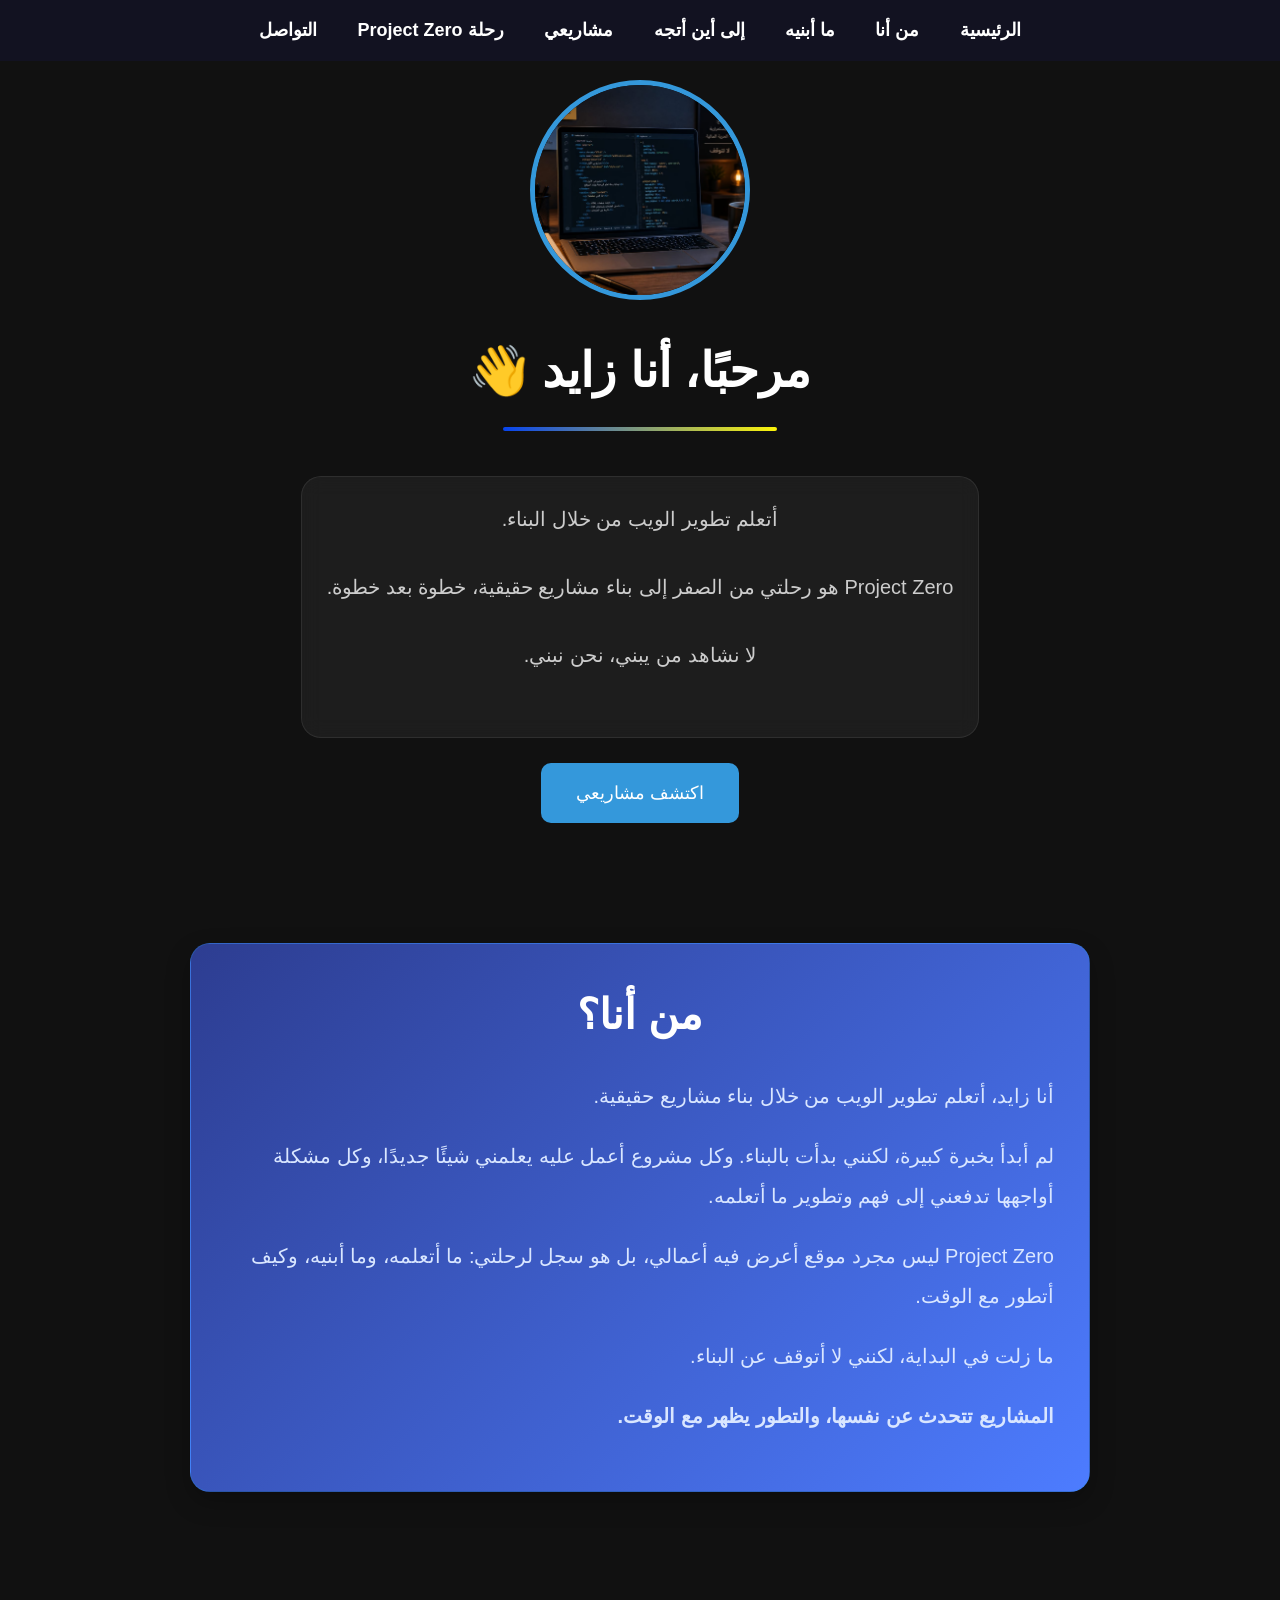
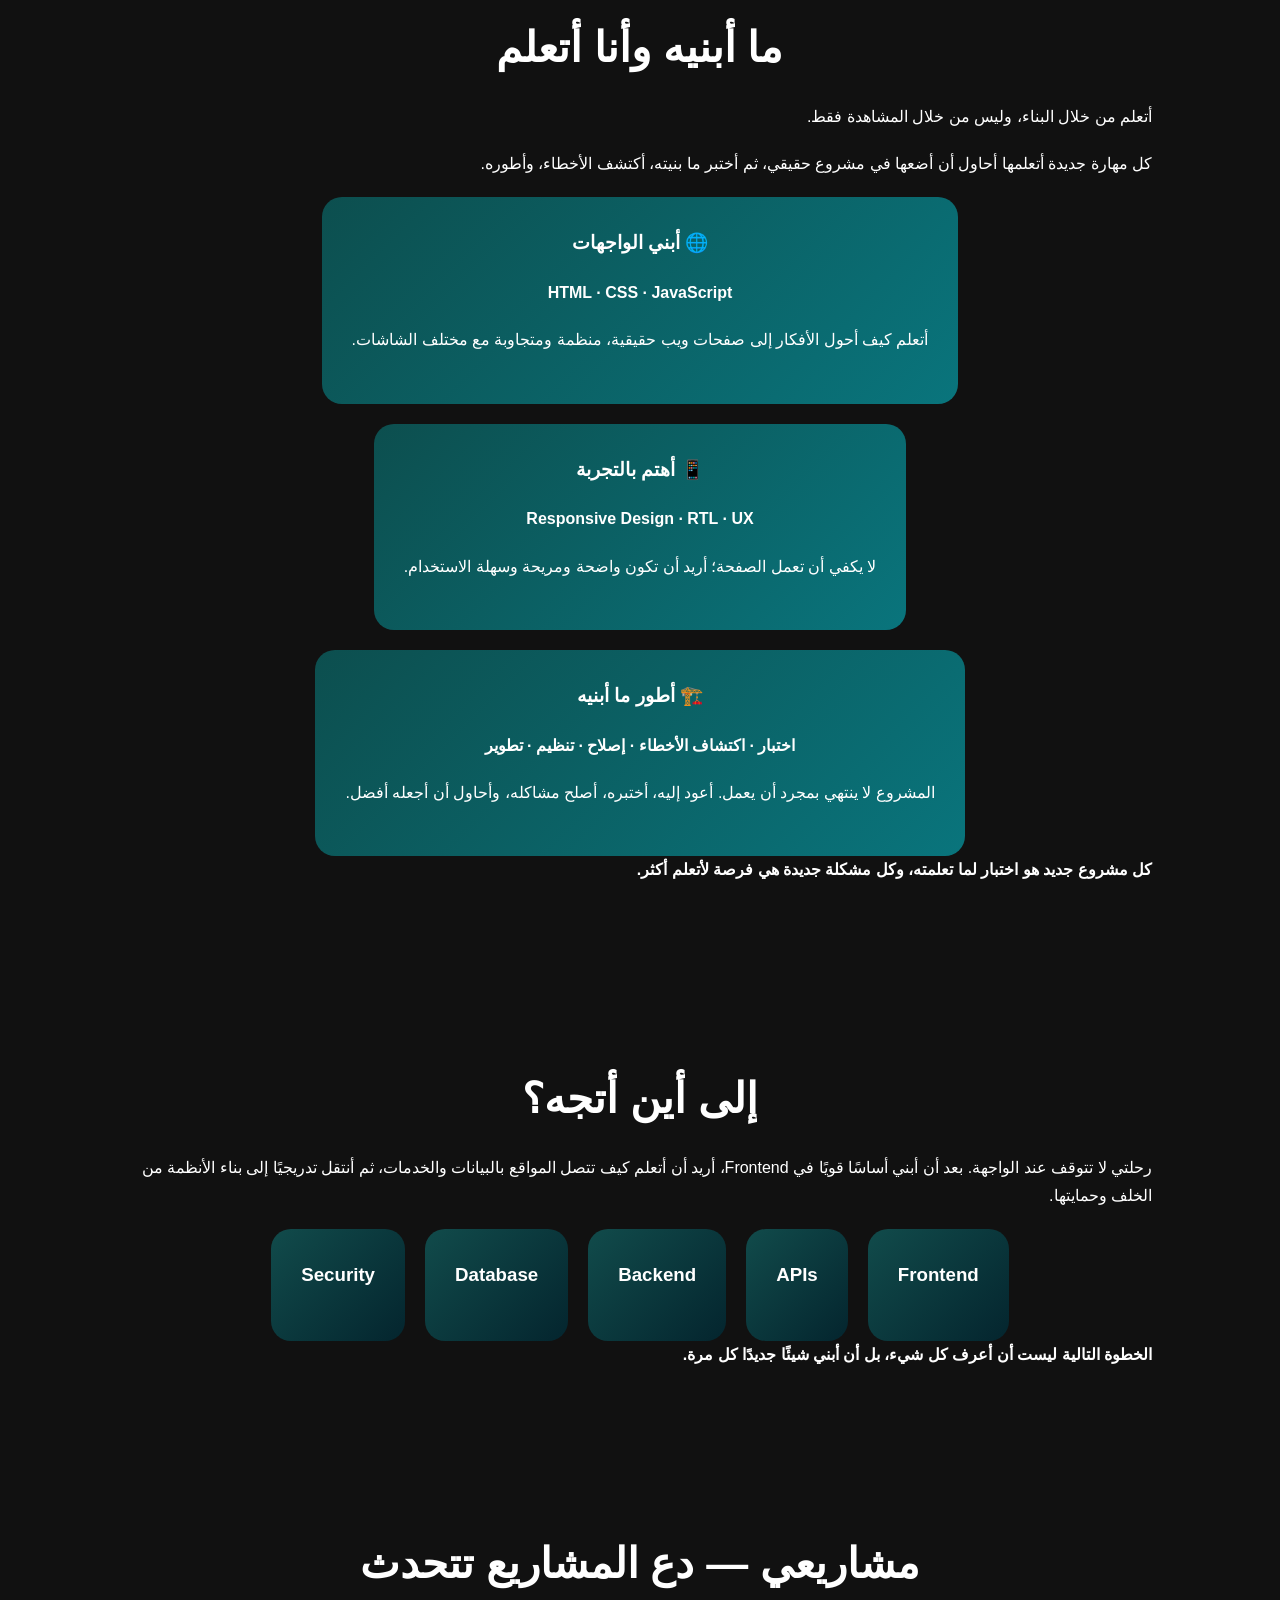
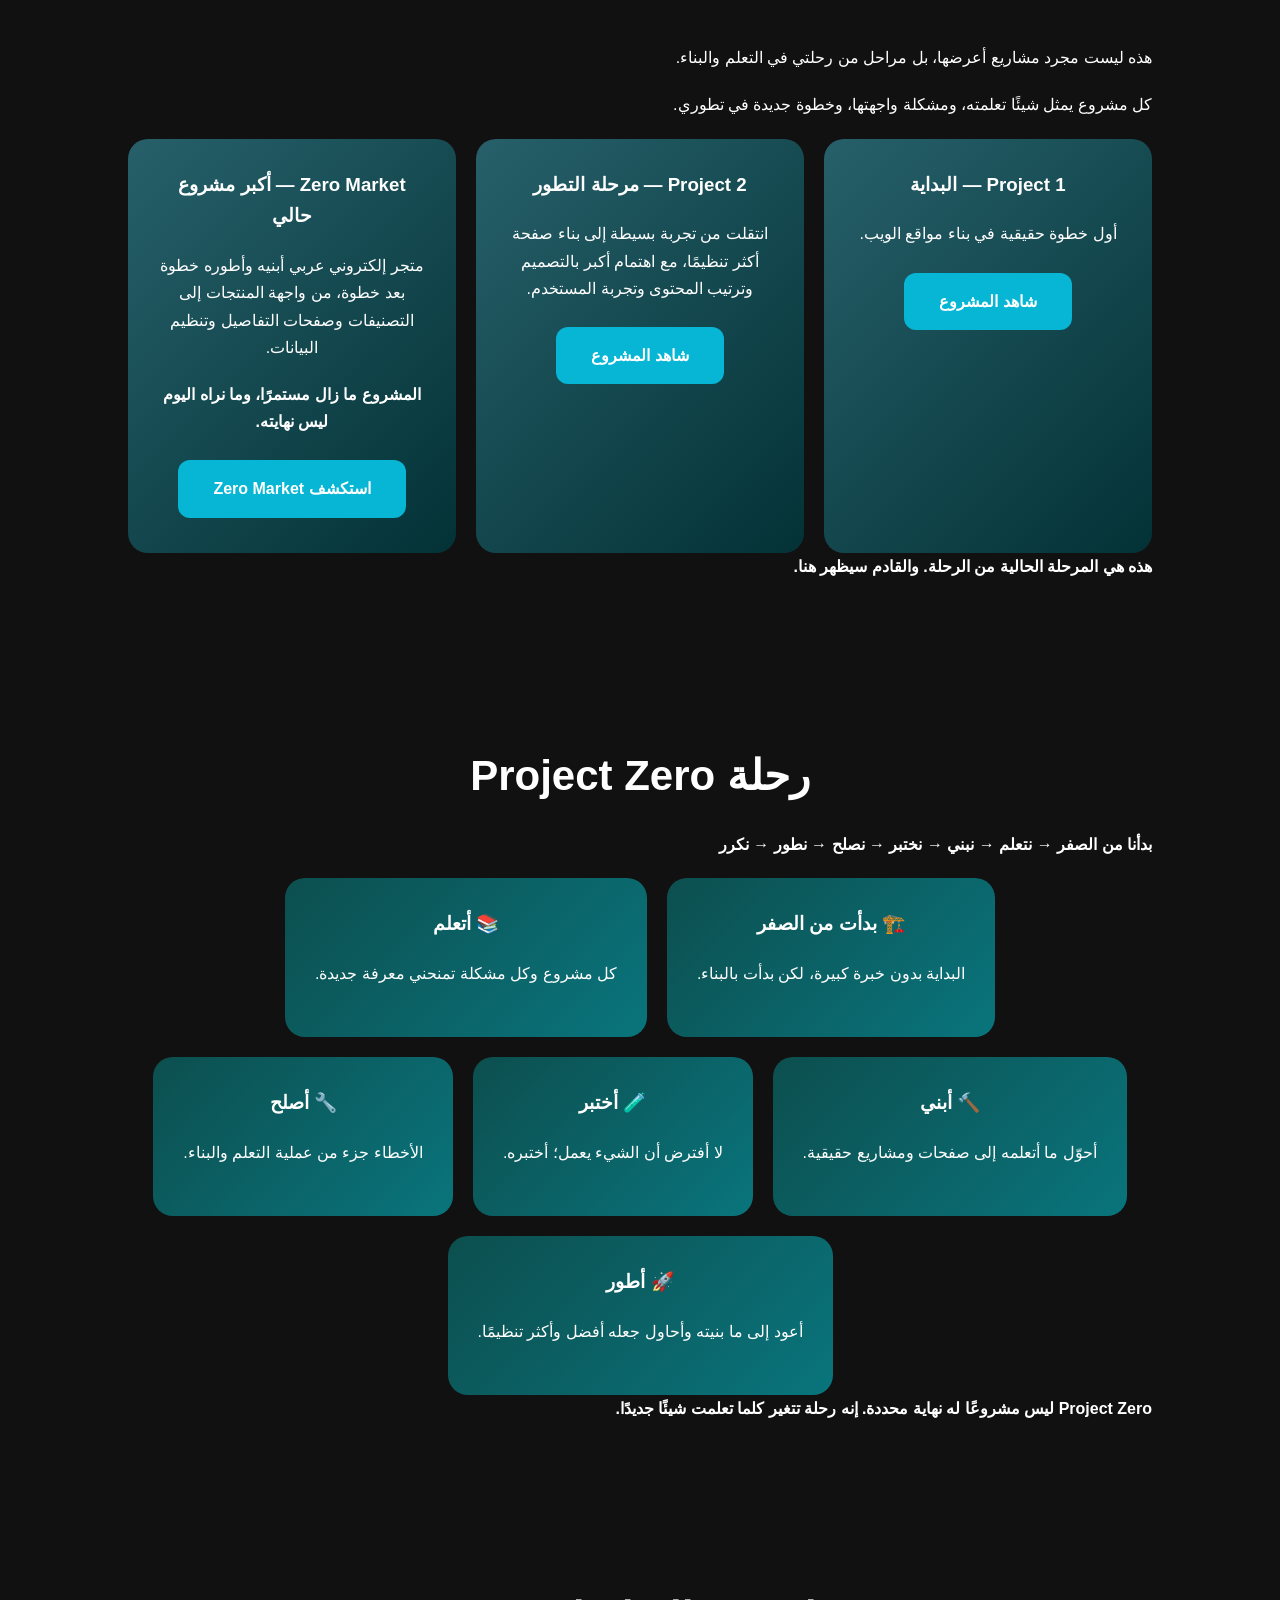
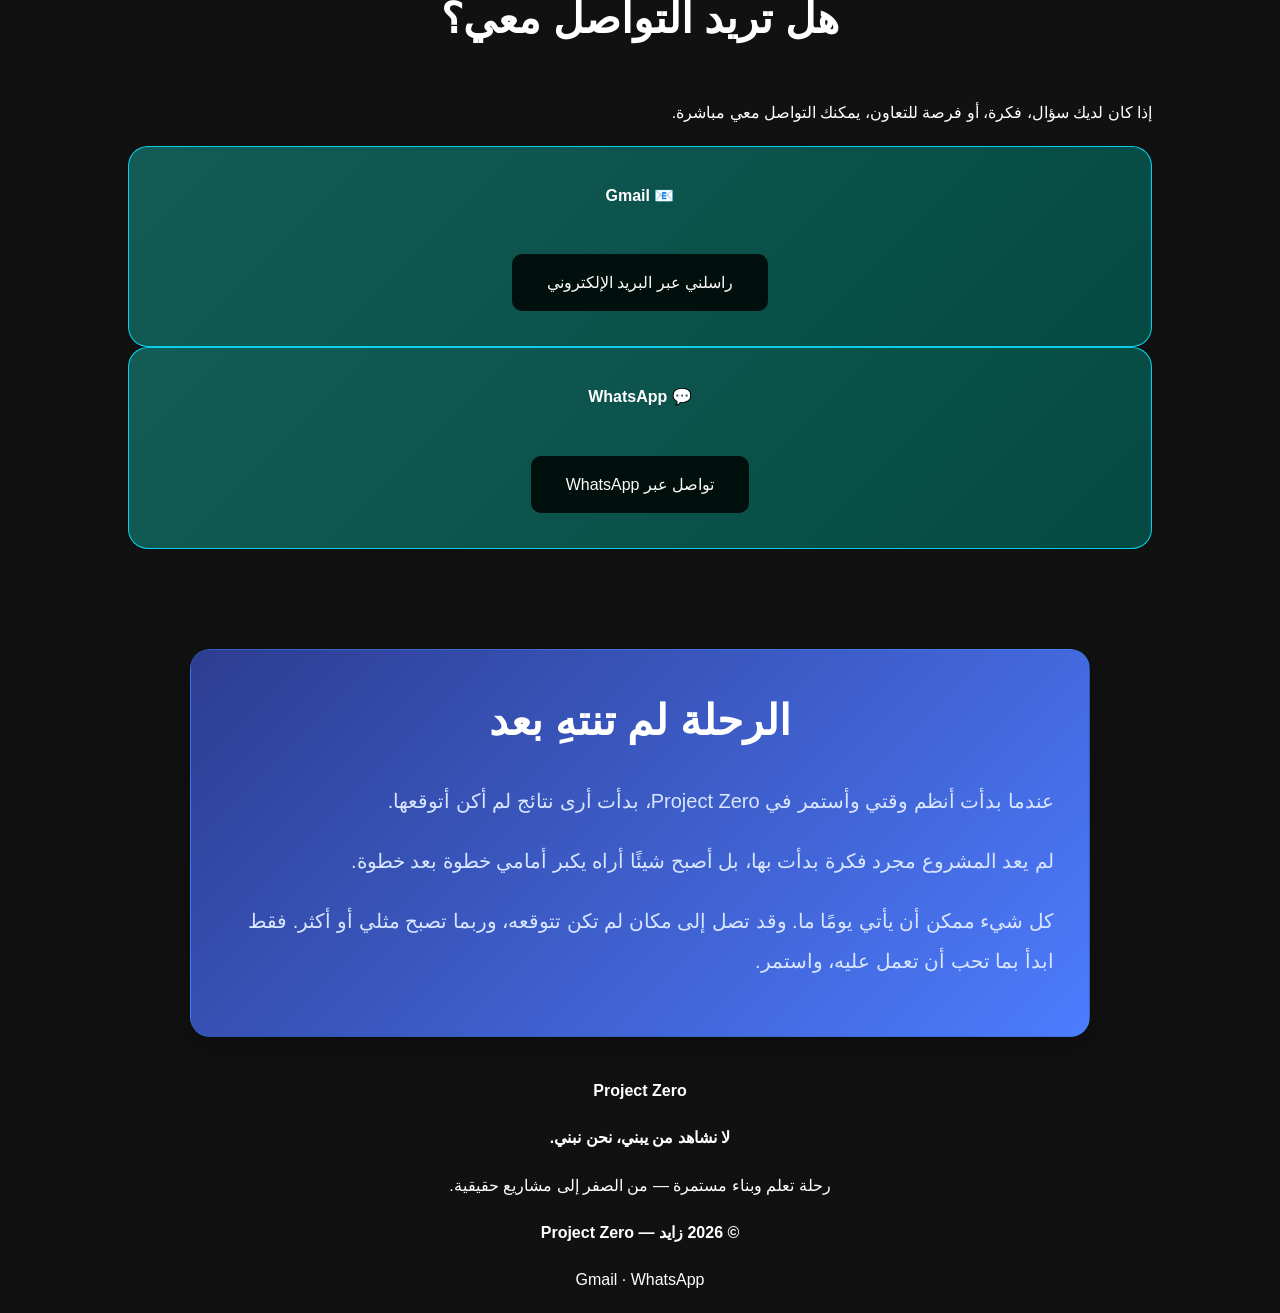
<file: index.html>
<!DOCTYPE html>
<html lang="ar" dir="rtl">
<head>
    <meta charset="UTF-8">
    <meta name="viewport" content="width=device-width, initial-scale=1.0">
    <title>Project Zero | الصفحة الرئيسية</title>

    <link rel="stylesheet" href="style.css">
</head>

<body class="home">
<nav>

    <div class="menu-icon" onclick="toggleMenu()">☰</div>

    <a href="#hero" onclick="toggleMenu()">الرئيسية</a>

<a href="#about" onclick="toggleMenu()">من أنا</a>

<a href="#build" onclick="toggleMenu()">ما أبنيه</a>

<a href="#direction" onclick="toggleMenu()">إلى أين أتجه</a>

<a href="#projects" onclick="toggleMenu()">مشاريعي</a>

<a href="#journey" onclick="toggleMenu()">رحلة Project Zero</a>

<a href="#contact" onclick="toggleMenu()">التواصل</a>
</nav>
    <!-- Hero -->
    <section id="hero" class="home-hero">
<img src="images/my-photo.jpg" alt="مكتب Project Zero — لا نشاهد من يبني، نحن نبني" class="profile-image">

    <h1>مرحبًا، أنا زايد 👋</h1>

    <div class="home-hero-text-box">

<p>
أتعلم تطوير الويب من خلال البناء.

<br><br>

Project Zero هو رحلتي من الصفر إلى بناء مشاريع حقيقية، خطوة بعد خطوة.

<br><br>

لا نشاهد من يبني، نحن نبني.
</p>

</div>

    <a href="#projects" class="main-button">
        اكتشف مشاريعي
    </a>
    </section>

    <!-- About -->
 <section id="about" class="about"> 

<h2>من أنا؟</h2>

<p>أنا زايد، أتعلم تطوير الويب من خلال بناء مشاريع حقيقية.</p>

<p>لم أبدأ بخبرة كبيرة، لكنني بدأت بالبناء. وكل مشروع أعمل عليه يعلمني شيئًا جديدًا، وكل مشكلة أواجهها تدفعني إلى فهم وتطوير ما أتعلمه.</p>

<p>Project Zero ليس مجرد موقع أعرض فيه أعمالي، بل هو سجل لرحلتي: ما أتعلمه، وما أبنيه، وكيف أتطور مع الوقت.</p>

<p>ما زلت في البداية، لكنني لا أتوقف عن البناء.</p>

<p><strong>المشاريع تتحدث عن نفسها، والتطور يظهر مع الوقت.</strong></p>

</section>

    <!-- Build -->
    <section id="build" class="skills">
    <h2>ما أبنيه وأنا أتعلم</h2>

    <p>أتعلم من خلال البناء، وليس من خلال المشاهدة فقط.</p>

    <p>كل مهارة جديدة أتعلمها أحاول أن أضعها في مشروع حقيقي، ثم أختبر ما بنيته، أكتشف الأخطاء، وأطوره.</p>

    <div class="skills-container">

        <div class="skill-card">
            <h3>🌐 أبني الواجهات</h3>
            <p><strong>HTML · CSS · JavaScript</strong></p>
            <p>أتعلم كيف أحول الأفكار إلى صفحات ويب حقيقية، منظمة ومتجاوبة مع مختلف الشاشات.</p>
        </div>

        <div class="skill-card">
            <h3>📱 أهتم بالتجربة</h3>
            <p><strong>Responsive Design · RTL · UX</strong></p>
            <p>لا يكفي أن تعمل الصفحة؛ أريد أن تكون واضحة ومريحة وسهلة الاستخدام.</p>
        </div>

        <div class="skill-card">
            <h3>🏗️ أطور ما أبنيه</h3>
            <p><strong>اختبار · اكتشاف الأخطاء · إصلاح · تنظيم · تطوير</strong></p>
            <p>المشروع لا ينتهي بمجرد أن يعمل. أعود إليه، أختبره، أصلح مشاكله، وأحاول أن أجعله أفضل.</p>
        </div>

    </div>

    <p><strong>كل مشروع جديد هو اختبار لما تعلمته، وكل مشكلة جديدة هي فرصة لأتعلم أكثر.</strong></p>

    </section>

    <!-- Direction -->
    <section id="direction" class="services">
    <h2>إلى أين أتجه؟</h2>

    <p>رحلتي لا تتوقف عند الواجهة. بعد أن أبني أساسًا قويًا في Frontend، أريد أن أتعلم كيف تتصل المواقع بالبيانات والخدمات، ثم أنتقل تدريجيًا إلى بناء الأنظمة من الخلف وحمايتها.</p>

    <div class="services-container">

        <div class="service-card">
            <h3>Frontend</h3>
        </div>

        <div class="service-card">
            <h3>APIs</h3>
        </div>

        <div class="service-card">
            <h3>Backend</h3>
        </div>

        <div class="service-card">
            <h3>Database</h3>
        </div>

        <div class="service-card">
            <h3>Security</h3>
        </div>

    </div>

    <p><strong>الخطوة التالية ليست أن أعرف كل شيء، بل أن أبني شيئًا جديدًا كل مرة.</strong></p>

    </section>

    <!-- Projects -->
    <section class="projects" id="projects">
    <h2>مشاريعي — دع المشاريع تتحدث</h2>

    <p>هذه ليست مجرد مشاريع أعرضها، بل مراحل من رحلتي في التعلم والبناء.</p>

    <p>كل مشروع يمثل شيئًا تعلمته، ومشكلة واجهتها، وخطوة جديدة في تطوري.</p>

    <div class="projects-container">

        <div class="project-card">

            <h3>Project 1 — البداية</h3>

            <p>
                أول خطوة حقيقية في بناء مواقع الويب.
            </p>

            <a href="project1.html" class="project-button">
                شاهد المشروع
            </a>

        </div>
<div class="project-card">

    <h3>Project 2 — مرحلة التطور</h3>

    <p>
        انتقلت من تجربة بسيطة إلى بناء صفحة أكثر تنظيمًا، مع اهتمام أكبر بالتصميم وترتيب المحتوى وتجربة المستخدم.
    </p>

    <a href="project2.html" class="project-button">
        شاهد المشروع
    </a>

</div>

<div class="project-card">

    <h3>Zero Market — أكبر مشروع حالي</h3>

    <p>
        متجر إلكتروني عربي أبنيه وأطوره خطوة بعد خطوة، من واجهة المنتجات إلى التصنيفات وصفحات التفاصيل وتنظيم البيانات.
    </p>

    <p><strong>المشروع ما زال مستمرًا، وما نراه اليوم ليس نهايته.</strong></p>

    <a href="project3.html" class="project-button">
    استكشف Zero Market
</a>

</div>

    </div>

    <p><strong>هذه هي المرحلة الحالية من الرحلة. والقادم سيظهر هنا.</strong></p>
    </section>

    <!-- Journey -->
    <section id="journey" class="skills">
    <h2>رحلة Project Zero</h2>

    <p><strong>بدأنا من الصفر → نتعلم → نبني → نختبر → نصلح → نطور → نكرر</strong></p>

    <div class="skills-container">

        <div class="skill-card">
            <h3>🏗️ بدأت من الصفر</h3>
            <p>البداية بدون خبرة كبيرة، لكن بدأت بالبناء.</p>
        </div>

        <div class="skill-card">
            <h3>📚 أتعلم</h3>
            <p>كل مشروع وكل مشكلة تمنحني معرفة جديدة.</p>
        </div>

        <div class="skill-card">
            <h3>🔨 أبني</h3>
            <p>أحوّل ما أتعلمه إلى صفحات ومشاريع حقيقية.</p>
        </div>

        <div class="skill-card">
            <h3>🧪 أختبر</h3>
            <p>لا أفترض أن الشيء يعمل؛ أختبره.</p>
        </div>

        <div class="skill-card">
            <h3>🔧 أصلح</h3>
            <p>الأخطاء جزء من عملية التعلم والبناء.</p>
        </div>

        <div class="skill-card">
            <h3>🚀 أطور</h3>
            <p>أعود إلى ما بنيته وأحاول جعله أفضل وأكثر تنظيمًا.</p>
        </div>

    </div>

    <p><strong>Project Zero ليس مشروعًا له نهاية محددة. إنه رحلة تتغير كلما تعلمت شيئًا جديدًا.</strong></p>

    </section>

    <!-- Contact -->
<section class="contact" id="contact">

    <h2>هل تريد التواصل معي؟</h2>

    <p>إذا كان لديك سؤال، فكرة، أو فرصة للتعاون، يمكنك التواصل معي مباشرة.</p>

    <div class="contact-card">
        <p><strong>📧 Gmail</strong></p>

        <a href="mailto:zaydzayn328@gmail.com" class="contact-button">
            راسلني عبر البريد الإلكتروني
        </a>
    </div>

    <div class="contact-card">
        <p><strong>💬 WhatsApp</strong></p>

        <a href="https://wa.me/212624726277" class="contact-button" target="_blank" rel="noopener noreferrer">تواصل عبر WhatsApp</a>
    </div>
</section>

    <!-- Closing -->
<section id="closing" class="about">

    <h2>الرحلة لم تنتهِ بعد</h2>

    <p>عندما بدأت أنظم وقتي وأستمر في Project Zero، بدأت أرى نتائج لم أكن أتوقعها.</p>

    <p>لم يعد المشروع مجرد فكرة بدأت بها، بل أصبح شيئًا أراه يكبر أمامي خطوة بعد خطوة.</p>

    <p>كل شيء ممكن أن يأتي يومًا ما. وقد تصل إلى مكان لم تكن تتوقعه، وربما تصبح مثلي أو أكثر. فقط ابدأ بما تحب أن تعمل عليه، واستمر.</p>

</section>

    <!-- Footer -->
    <footer>

    <p><strong>Project Zero</strong></p>

    <p><strong>لا نشاهد من يبني، نحن نبني.</strong></p>

    <p>رحلة تعلم وبناء مستمرة — من الصفر إلى مشاريع حقيقية.</p>

    <p><strong>© 2026 زايد — Project Zero</strong></p>

    <p>Gmail · WhatsApp</p>
    
    </footer>
<script>
function toggleMenu() {
    document.querySelector("nav").classList.toggle("active");
}
</script>

</body>
</html>
</file>
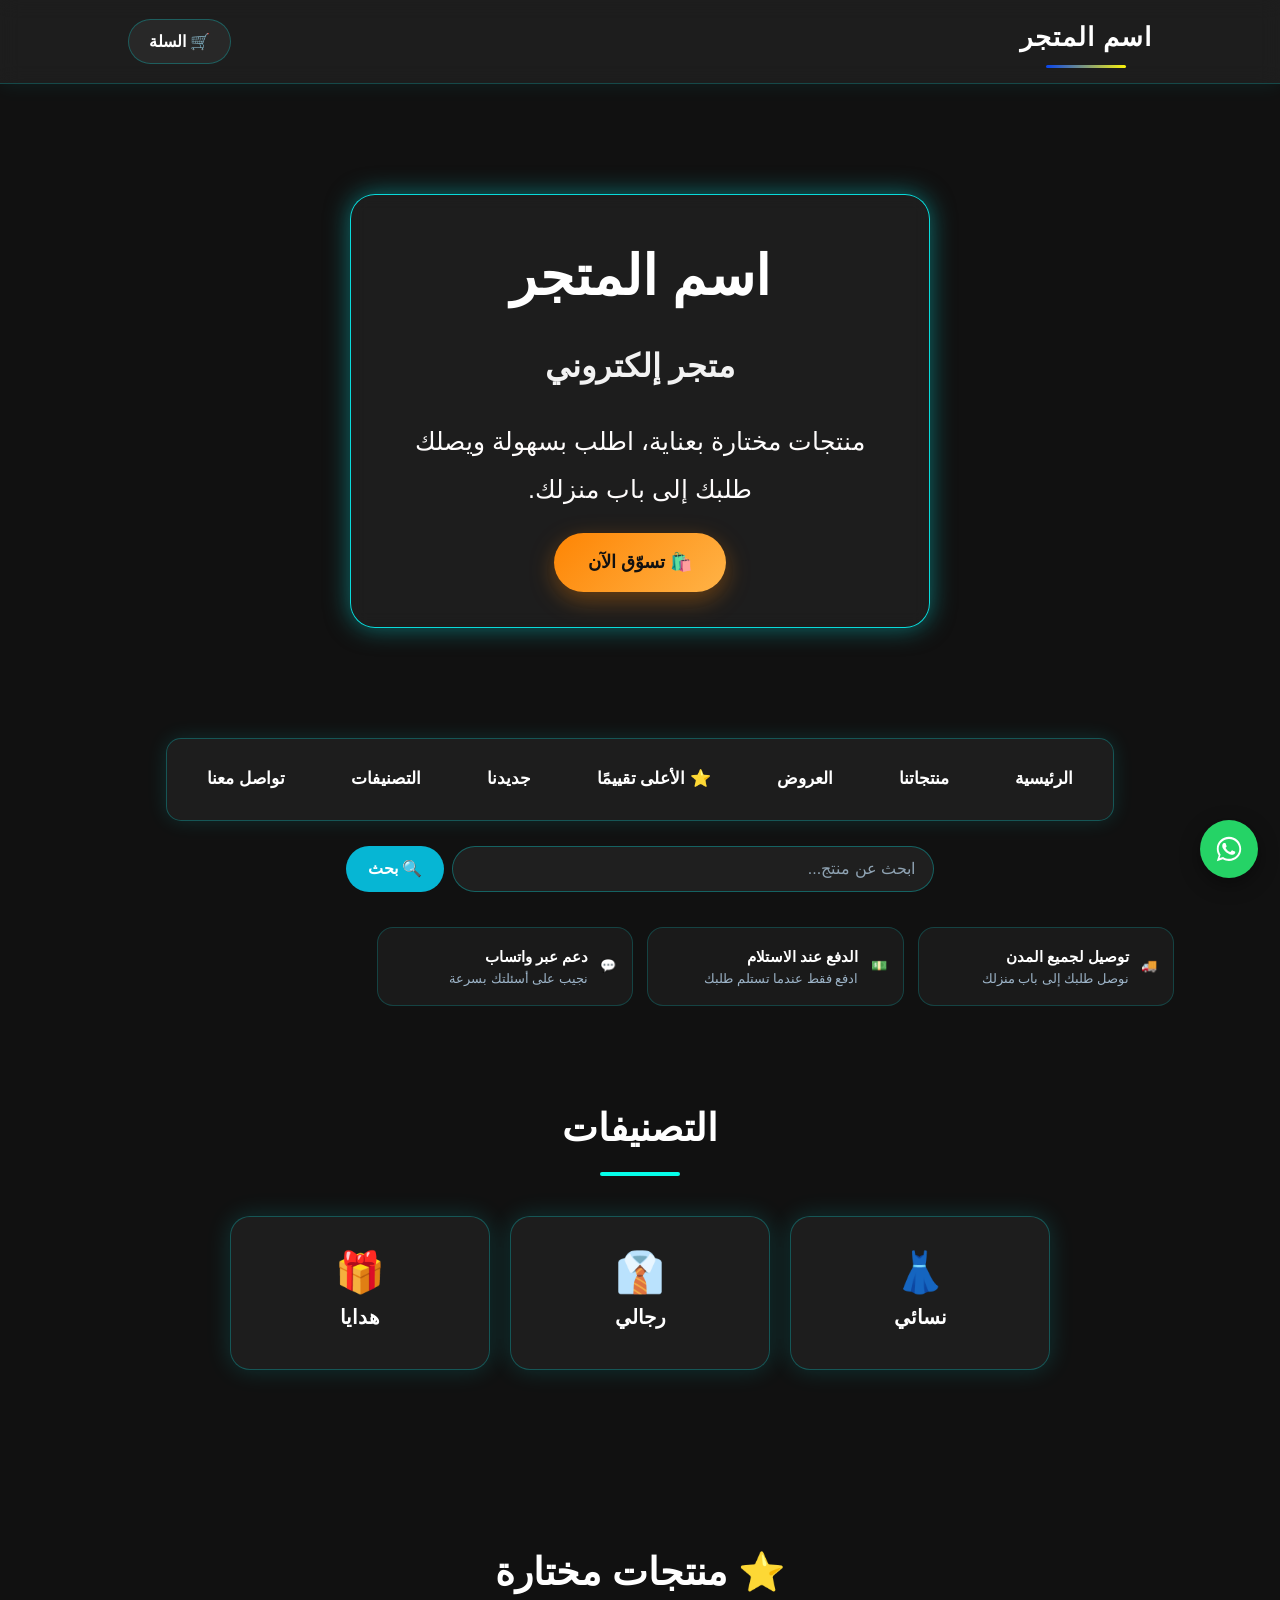
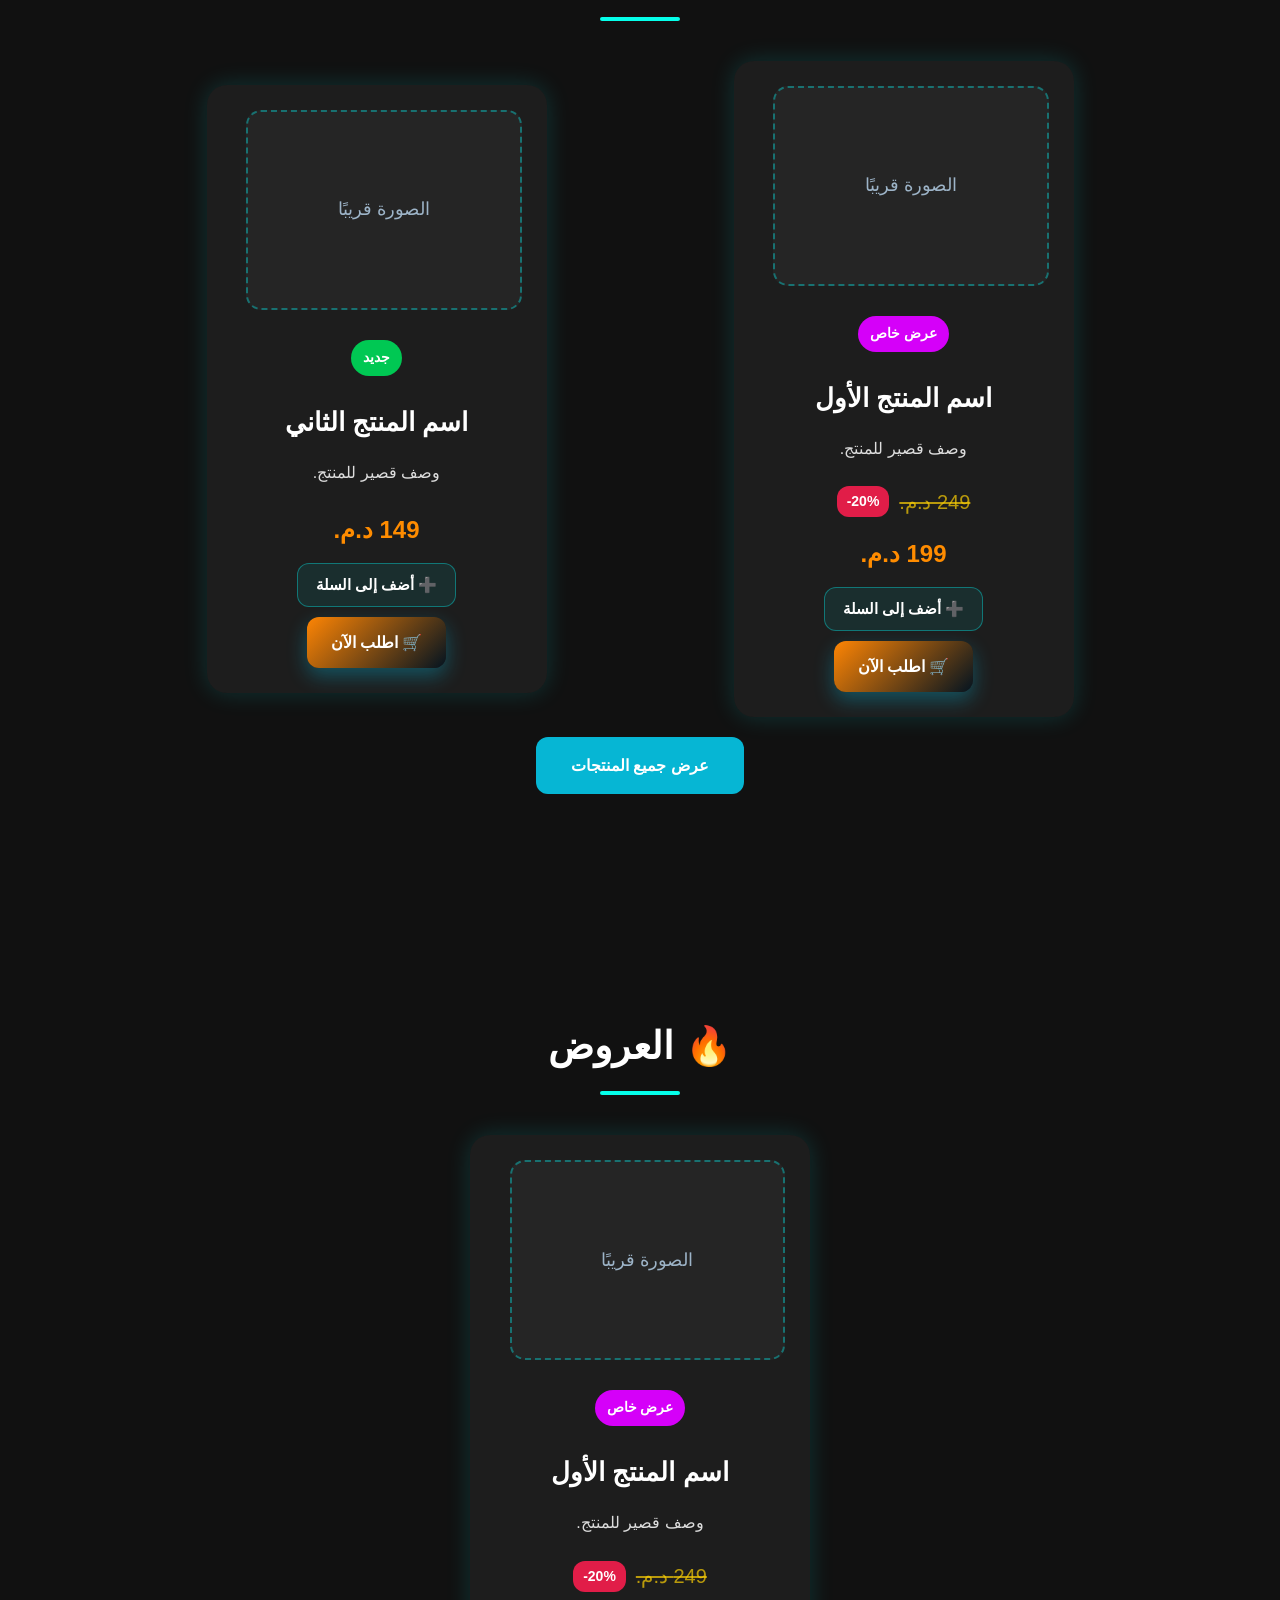
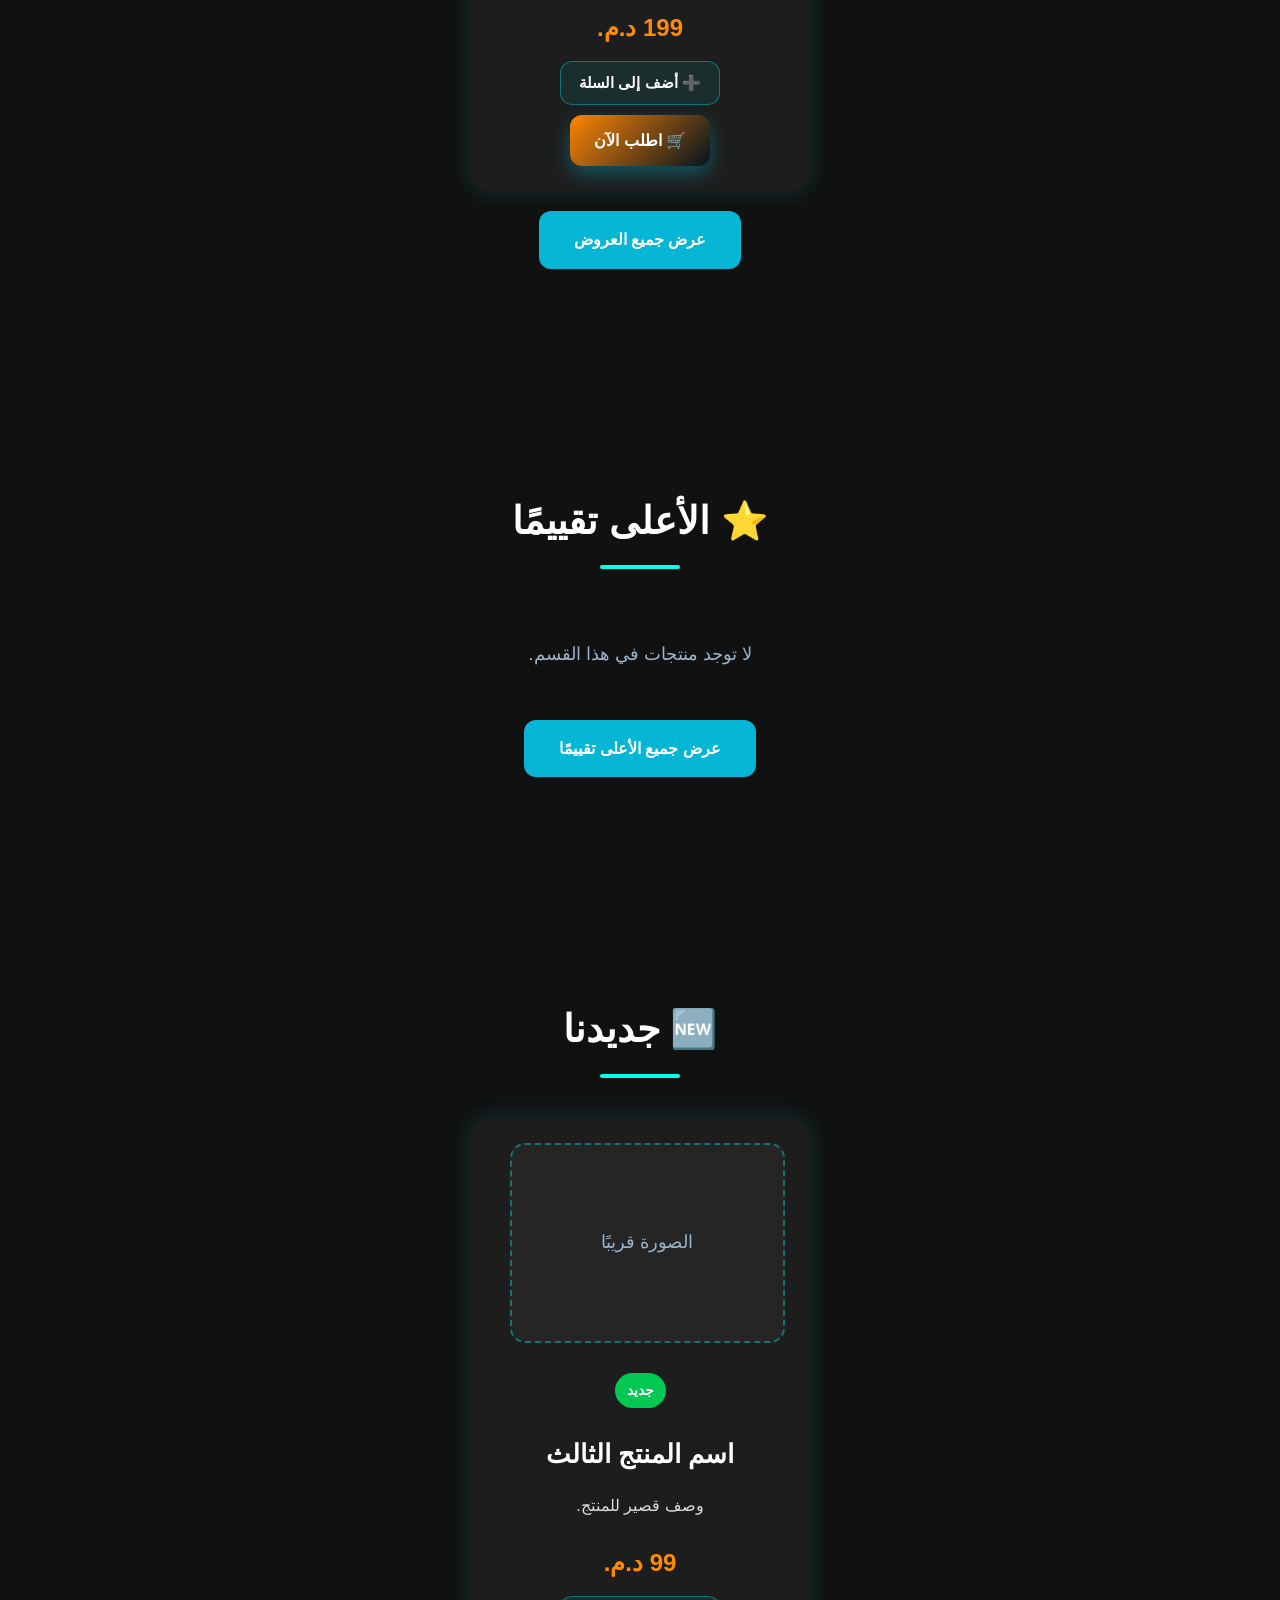
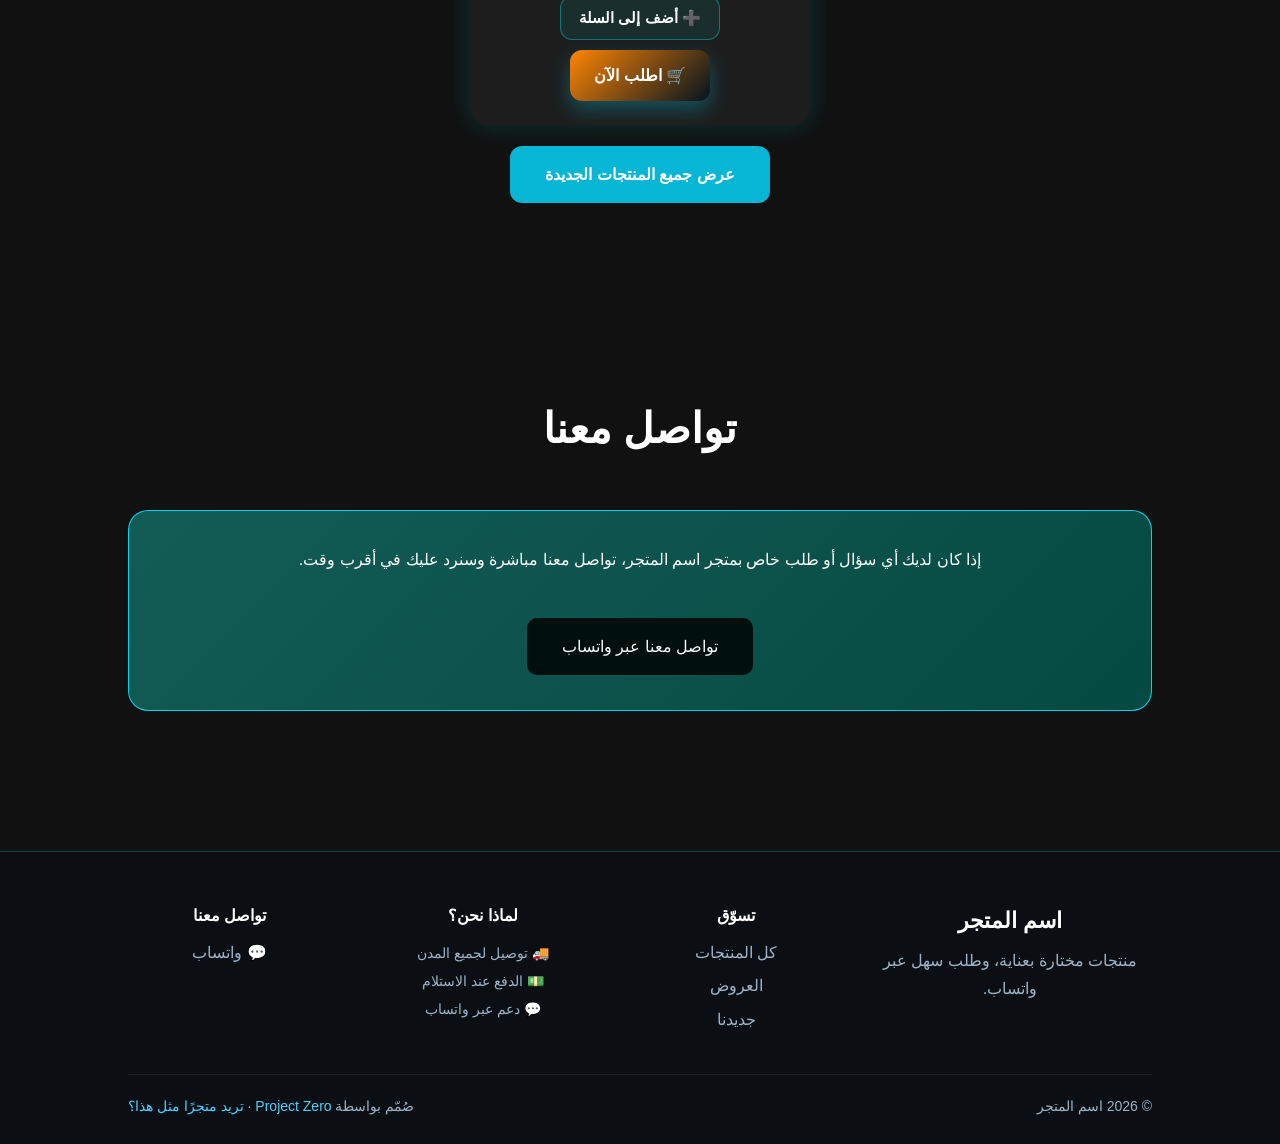
<file: stores/_template/index.html>
<!DOCTYPE html>
<html lang="ar" dir="rtl">

<head>

    <meta charset="UTF-8">

    <meta name="viewport" content="width=device-width, initial-scale=1.0">

    <title>متجر إلكتروني</title>


    <link rel="stylesheet" href="../../style.css">

</head>


<body>


<!-- ============ Header المتجر ============ -->
<header class="store-header">

    <!-- هوية المتجر -->
    <a href="index.html" class="store-logo"></a>

    <!-- السلة -->
    <button type="button" class="cart-btn" aria-label="سلة المشتريات">
        &#128722; السلة
    </button>

</header>

<!-- ============ صفحة البطل ============ -->
<section class="project-page">

    <img class="project-banner" id="store-banner" alt="">
    <div class="hero-box">
    <h1 data-store="name"></h1>
    <h2 data-store="tagline">متجر إلكتروني</h2>
    
    <p data-store="description">
        متجر إلكتروني حديث يعرض المنتجات بطريقة احترافية
        مع تصميم سريع ومتجاوب مع جميع الأجهزة.
    </p>
    <a href="store-view.html?view=all" class="hero-cta">🛍️ تسوّق الآن</a>
    </div>
</section>

<!-- ============ شريط التنقل الأفقي لأقسام المتجر ============ -->
<div class="store-nav">
    <a href="index.html">الرئيسية</a>
    <a href="store-view.html?view=all">منتجاتنا</a>
    <a href="store-view.html?view=offers">العروض</a>
    <a href="store-view.html?view=best-sellers">⭐ الأعلى تقييمًا</a>
    <a href="store-view.html?view=new-arrivals">جديدنا</a>
    <a href="#categories">التصنيفات</a>
    <a href="#contact">تواصل معنا</a>
</div>

<!-- ============ البحث في المتجر ============ -->
<form class="store-search" action="store-view.html" method="get" role="search">
    <input type="search" name="q" placeholder="ابحث عن منتج..." aria-label="ابحث عن منتج" required>
    <button type="submit">🔍 بحث</button>
</form>

<!-- ============ شريط الثقة (يُعبأ من STORE_FEATURES في script.js) ============ -->
<div class="trust-bar" id="trust-bar"></div>

<!-- ============ قسم التصنيفات ============ -->
<section id="categories" class="products categories">

    <h2>التصنيفات</h2>
    <div class="categories-container" id="categories-container">
        <!-- تُبنى من STORE.categories في store-config.js -->
    </div>
</section>

<!-- ============ قسم منتجات مختارة (معاينة: منتج من كل تصنيف) ============ -->
<section id="featured-products" class="products">

    <h2>⭐ منتجات مختارة</h2>
    <div class="products-container" id="featured-products-container"></div>
    <a href="store-view.html?view=all" class="project-button section-more">عرض جميع المنتجات</a>
</section>

<!-- ============ قسم العروض ============ -->
<section id="offers" class="products">

    <h2>🔥 العروض</h2>
    <div class="products-container" id="offers-container"></div>
    <a href="store-view.html?view=offers" class="project-button section-more">عرض جميع العروض</a>
</section>

<!-- ============ قسم الأعلى تقييماً ============ -->
<section id="best-sellers" class="products">

    <h2>⭐ الأعلى تقييمًا</h2>
    <div class="products-container" id="best-sellers-container"></div>
    <a href="store-view.html?view=best-sellers" class="project-button section-more">عرض جميع الأعلى تقييمًا</a>
</section>

<!-- ============ قسم جديدنا (معاينة 4 فقط) ============ -->
<section id="new-arrivals" class="products">

    <h2>🆕 جديدنا</h2>
    <div class="products-container" id="new-arrivals-container"></div>
    <a href="store-view.html?view=new-arrivals" class="project-button section-more">عرض جميع المنتجات الجديدة</a>
</section>

<!-- ============ قسم تواصل معنا ============ -->
<section id="contact" class="contact">

    <h2>تواصل معنا</h2>
    <div class="contact-card">
        <p>
            إذا كان لديك أي سؤال أو طلب خاص بمتجر <span data-store="name"></span>،
            تواصل معنا مباشرة وسنرد عليك في أقرب وقت.
        </p>
        <a href="#" id="store-contact-wa" class="contact-button" target="_blank" rel="noopener">
            تواصل معنا عبر واتساب
        </a>
    </div>
</section>


<script src="store-config.js"></script>
<script src="../../script.js"></script>

</body>

</html>
</file>
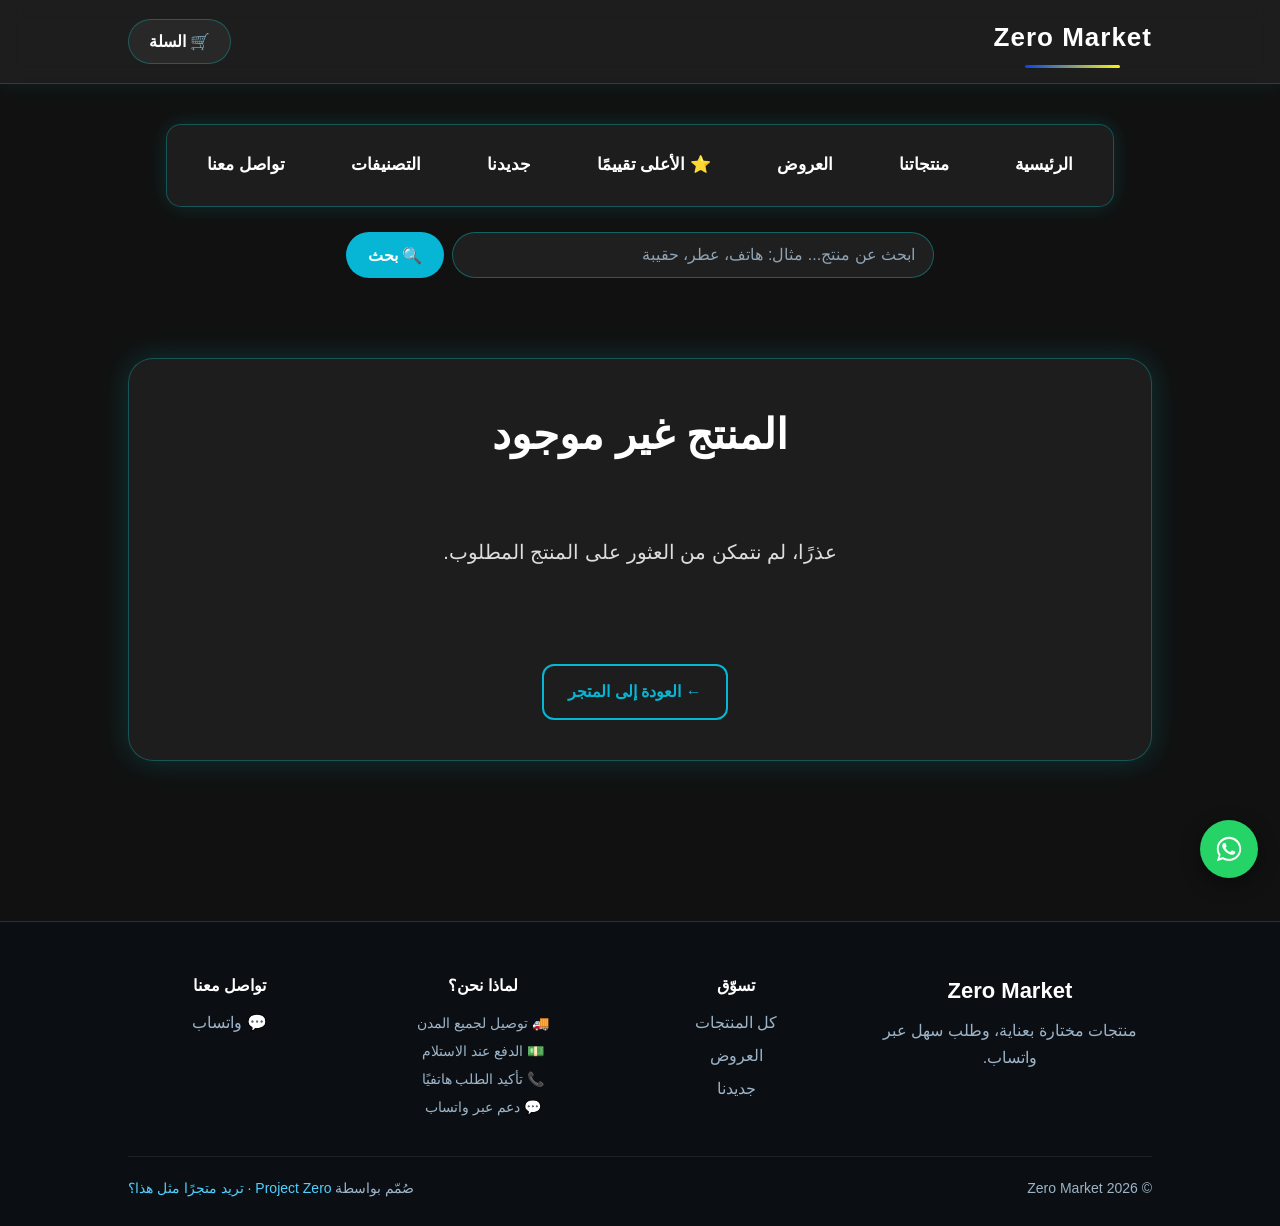
<file: product.html>
<!DOCTYPE html>
<html lang="ar" dir="rtl">

<head>

    <meta charset="UTF-8">

    <meta name="viewport" content="width=device-width, initial-scale=1.0">

    <title>تفاصيل المنتج | Zero Market</title>

    <link rel="stylesheet" href="style.css">

</head>

<body>

<!-- ============ Header المتجر (مطابق لصفحة المتجر) ============ -->
<header class="store-header">

    <!-- هوية المتجر -->
    <a href="project3.html" class="store-logo">Zero Market</a>

    <!-- السلة -->
    <button type="button" class="cart-btn" aria-label="سلة المشتريات">
        &#128722; السلة
    </button>

</header>

<!-- ============ شريط التنقل الموحد للمتجر ============ -->
<div class="store-nav">
    <a href="project3.html">الرئيسية</a>
    <a href="store-view.html?view=all">منتجاتنا</a>
    <a href="store-view.html?view=offers">العروض</a>
    <a href="store-view.html?view=best-sellers">⭐ الأعلى تقييمًا</a>
    <a href="store-view.html?view=new-arrivals">جديدنا</a>
    <a href="project3.html#categories">التصنيفات</a>
    <a href="project3.html#contact">تواصل معنا</a>
</div>

<!-- ============ البحث في المتجر ============ -->
<form class="store-search" action="store-view.html" method="get" role="search">
    <input type="search" name="q" placeholder="ابحث عن منتج... مثال: هاتف، عطر، حقيبة" aria-label="ابحث عن منتج" required>
    <button type="submit">🔍 بحث</button>
</form>

<!-- ============ منطقة تفاصيل المنتج (تُعبأ من script.js حسب ?id=) ============ -->
<section class="product-detail-page">

    <div class="product-detail-container" id="product-detail-container">
        <!-- يُبنى المحتوى ديناميكيًا من script.js -->
    </div>

</section>

<script src="store-config.js"></script>
<script src="script.js"></script>

</body>

</html>
</file>
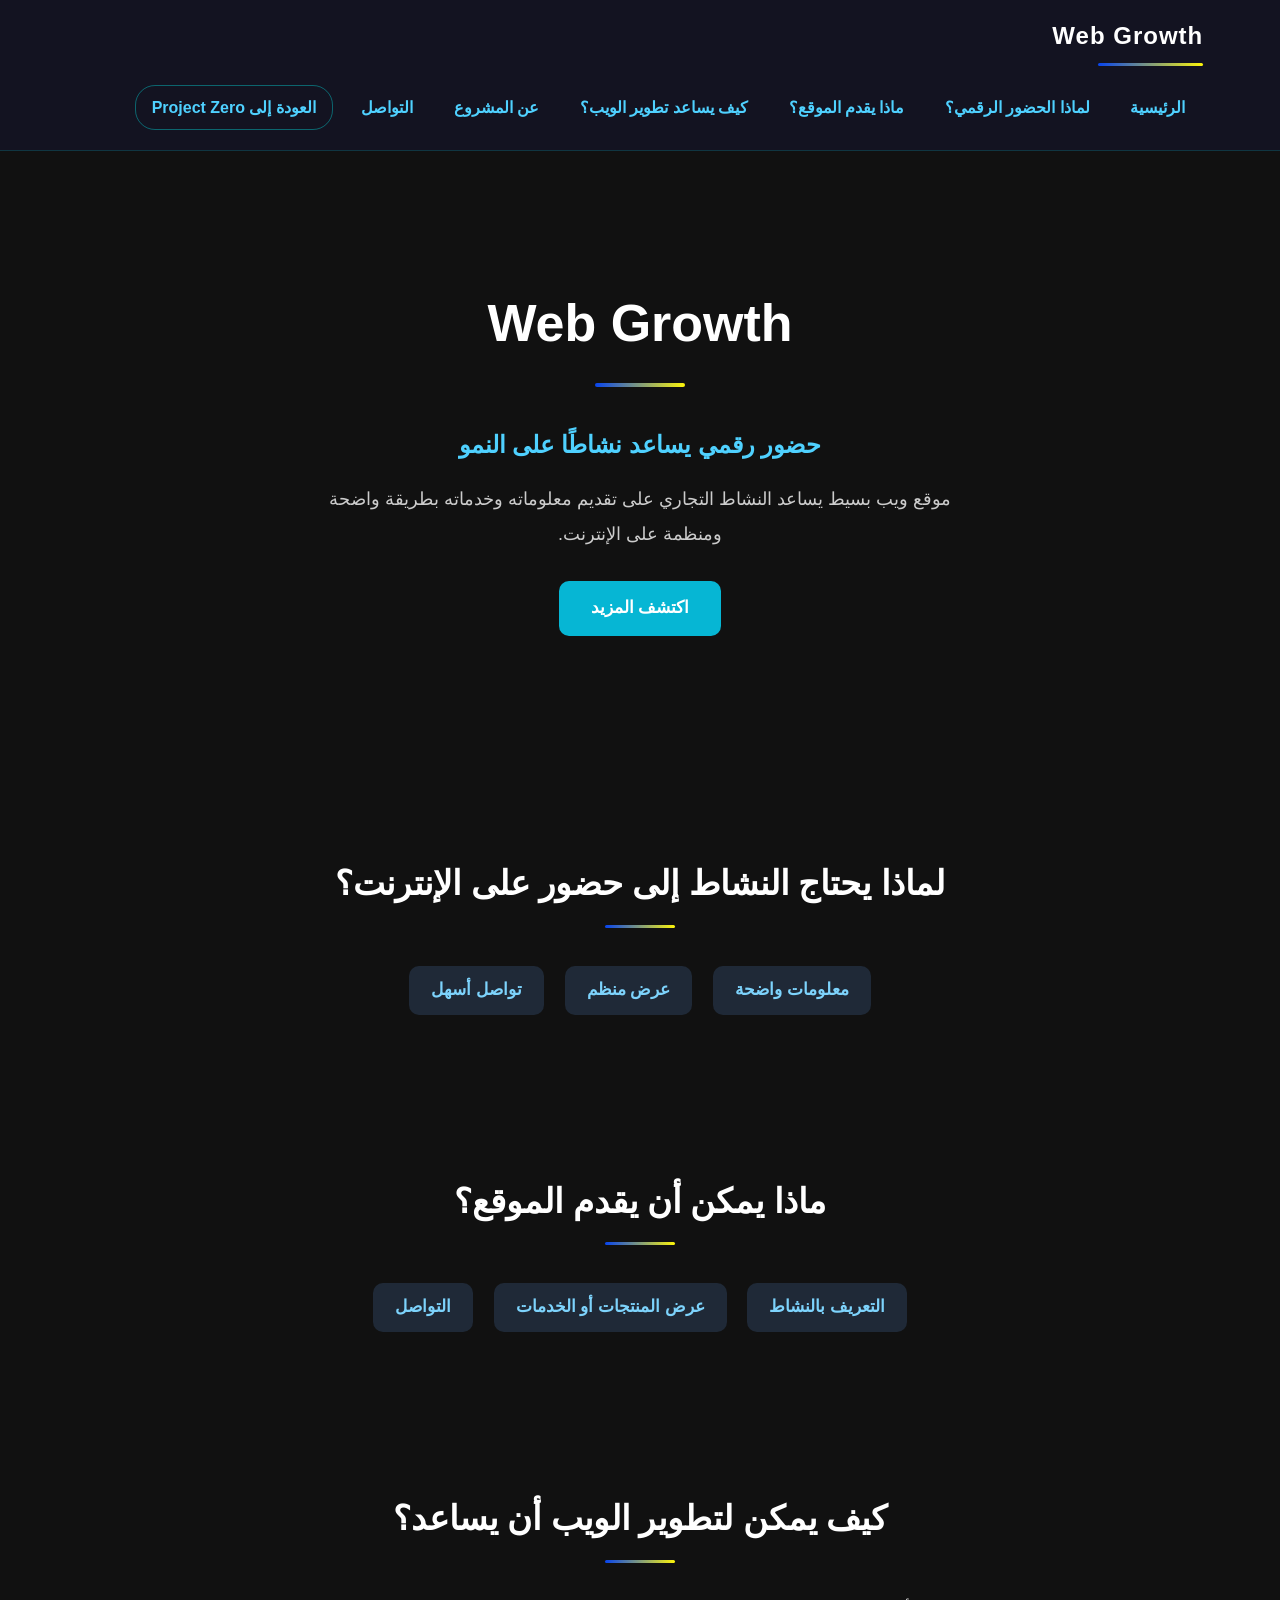
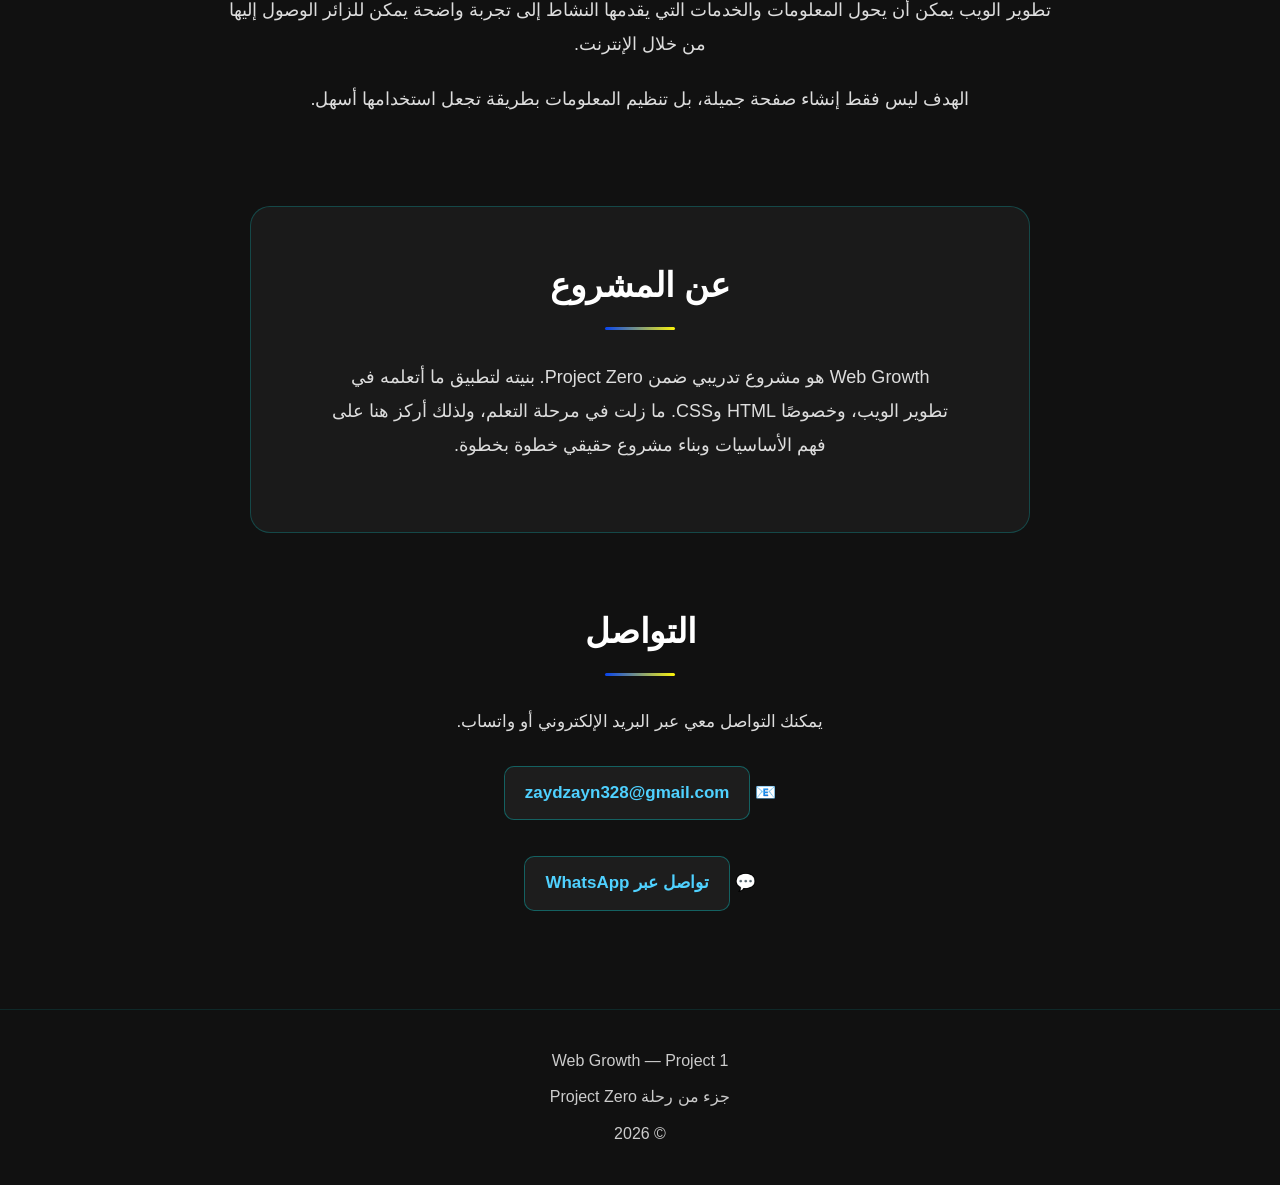
<file: project1.html>
<!DOCTYPE html>
<html lang="ar" dir="rtl">
<head>
    <meta charset="UTF-8">
    <meta name="viewport" content="width=device-width, initial-scale=1.0">
    <title>Web Growth | Project Zero</title>

    <link rel="stylesheet" href="style.css">
</head>

<body class="project1-page">

    <!-- ============ Header ============ -->
    <header>

        <span>Web Growth</span>

        <nav>
            <a href="#home">الرئيسية</a>
            <a href="#why">لماذا الحضور الرقمي؟</a>
            <a href="#features">ماذا يقدم الموقع؟</a>
            <a href="#how">كيف يساعد تطوير الويب؟</a>
            <a href="#about">عن المشروع</a>
            <a href="#contact">التواصل</a>
            <a href="index.html">العودة إلى Project Zero</a>
        </nav>

    </header>

    <main>

        <!-- ============ Hero ============ -->
        <section id="home">

            <h1>Web Growth</h1>

            <p>حضور رقمي يساعد نشاطًا على النمو</p>

            <p>
                موقع ويب بسيط يساعد النشاط التجاري على تقديم معلوماته وخدماته بطريقة واضحة ومنظمة على الإنترنت.
            </p>

            <a href="#why">اكتشف المزيد</a>

        </section>

        <!-- ============ القسم 1: لماذا الحضور الرقمي؟ ============ -->
        <section id="why">

            <h2>لماذا يحتاج النشاط إلى حضور على الإنترنت؟</h2>

            <ul>
                <li>معلومات واضحة</li>
                <li>عرض منظم</li>
                <li>تواصل أسهل</li>
            </ul>

        </section>

        <!-- ============ القسم 2: ماذا يقدم الموقع؟ ============ -->
        <section id="features">

            <h2>ماذا يمكن أن يقدم الموقع؟</h2>

            <ul>
                <li>التعريف بالنشاط</li>
                <li>عرض المنتجات أو الخدمات</li>
                <li>التواصل</li>
            </ul>

        </section>

        <!-- ============ القسم 3: كيف يساعد تطوير الويب؟ ============ -->
        <section id="how">

            <h2>كيف يمكن لتطوير الويب أن يساعد؟</h2>

            <p>
                تطوير الويب يمكن أن يحول المعلومات والخدمات التي يقدمها النشاط إلى تجربة واضحة يمكن للزائر الوصول إليها من خلال الإنترنت.
            </p>

            <p>
                الهدف ليس فقط إنشاء صفحة جميلة، بل تنظيم المعلومات بطريقة تجعل استخدامها أسهل.
            </p>

        </section>

        <!-- ============ القسم 4: عن المشروع ============ -->
        <section id="about">

            <h2>عن المشروع</h2>

            <p>
                Web Growth هو مشروع تدريبي ضمن Project Zero. بنيته لتطبيق ما أتعلمه في تطوير الويب، وخصوصًا HTML وCSS. ما زلت في مرحلة التعلم، ولذلك أركز هنا على فهم الأساسيات وبناء مشروع حقيقي خطوة بخطوة.
            </p>

        </section>

        <!-- ============ القسم 5: التواصل ============ -->
        <section id="contact">

            <h2>التواصل</h2>

            <p>يمكنك التواصل معي عبر البريد الإلكتروني أو واتساب.</p>

            <p>
                📧
                <a href="mailto:zaydzayn328@gmail.com">zaydzayn328@gmail.com</a>
            </p>

            <p>
                💬
                <a href="https://wa.me/212624726277" target="_blank" rel="noopener noreferrer">تواصل عبر WhatsApp</a>
            </p>

        </section>

    </main>

    <!-- ============ Footer ============ -->
    <footer>

        <p>Web Growth — Project 1</p>
        <p>جزء من رحلة Project Zero</p>
        <p>&copy; 2026</p>

    </footer>

</body>
</html>
</file>
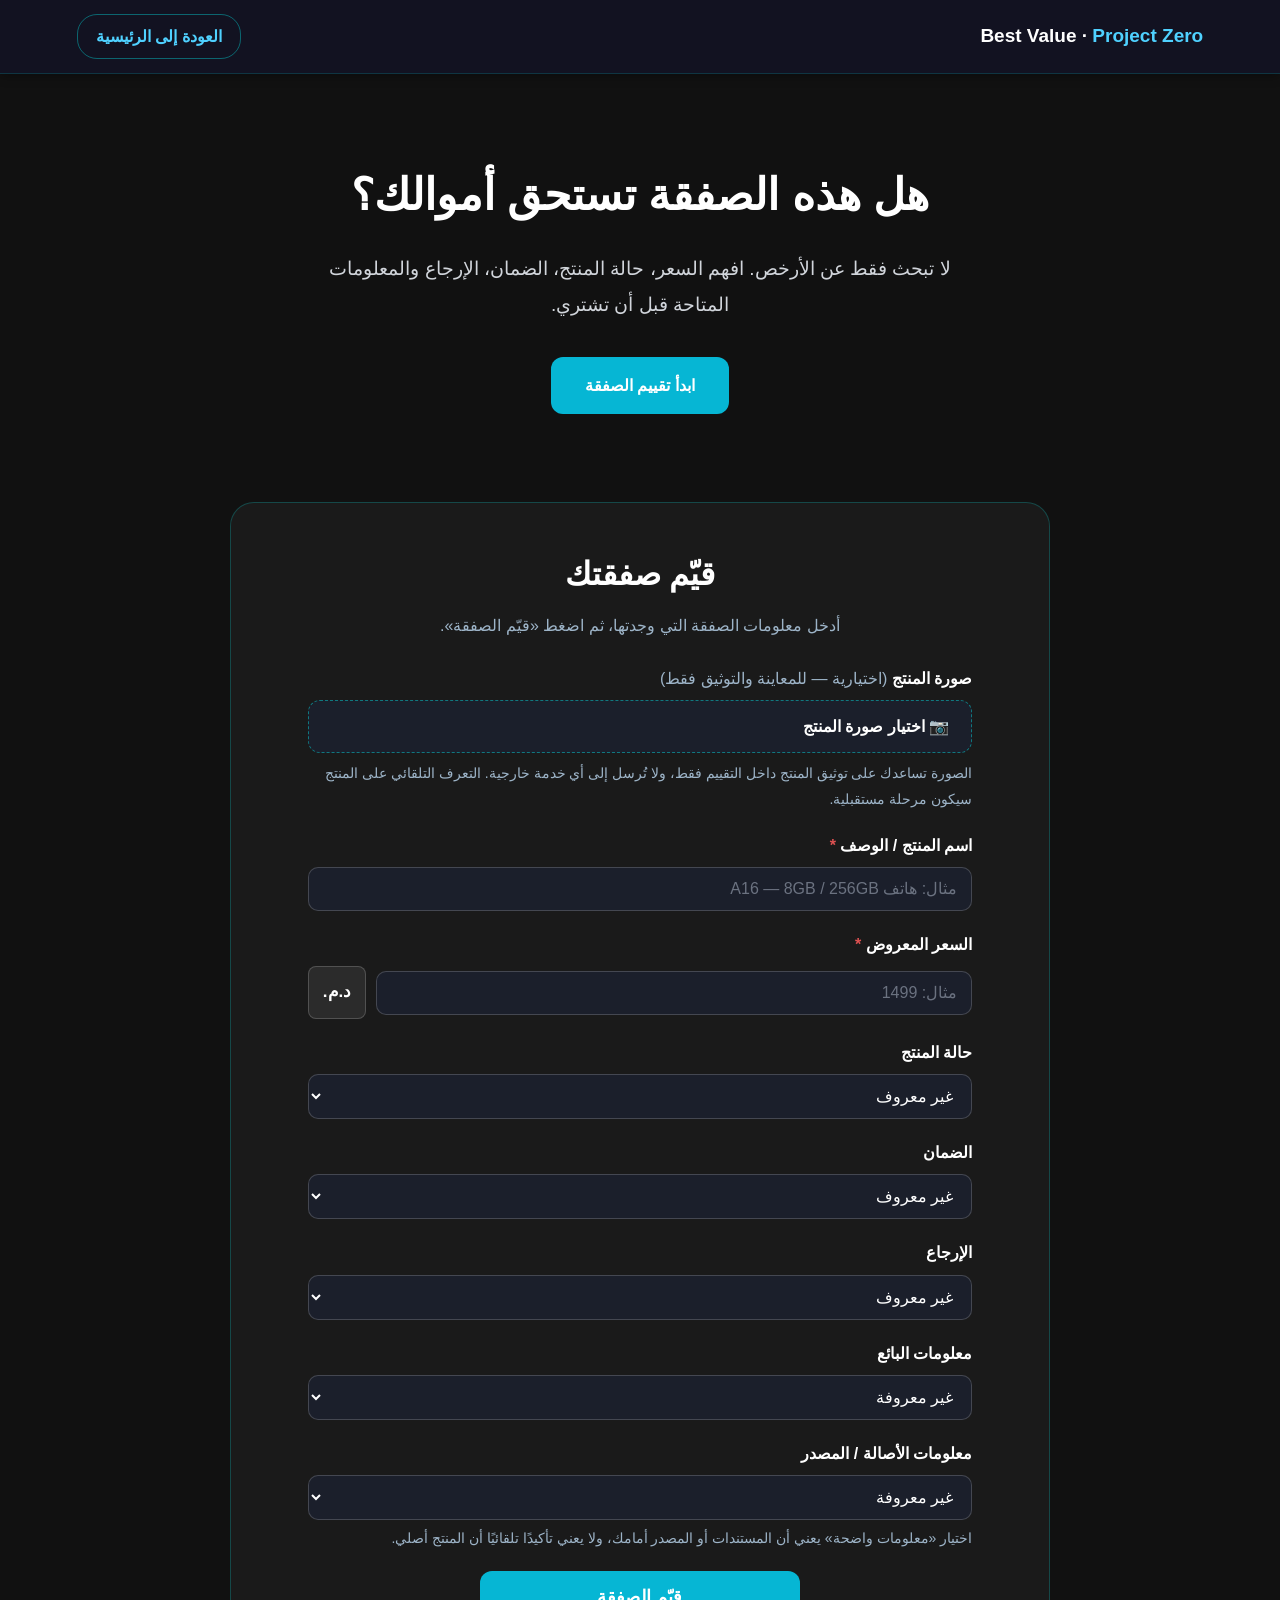
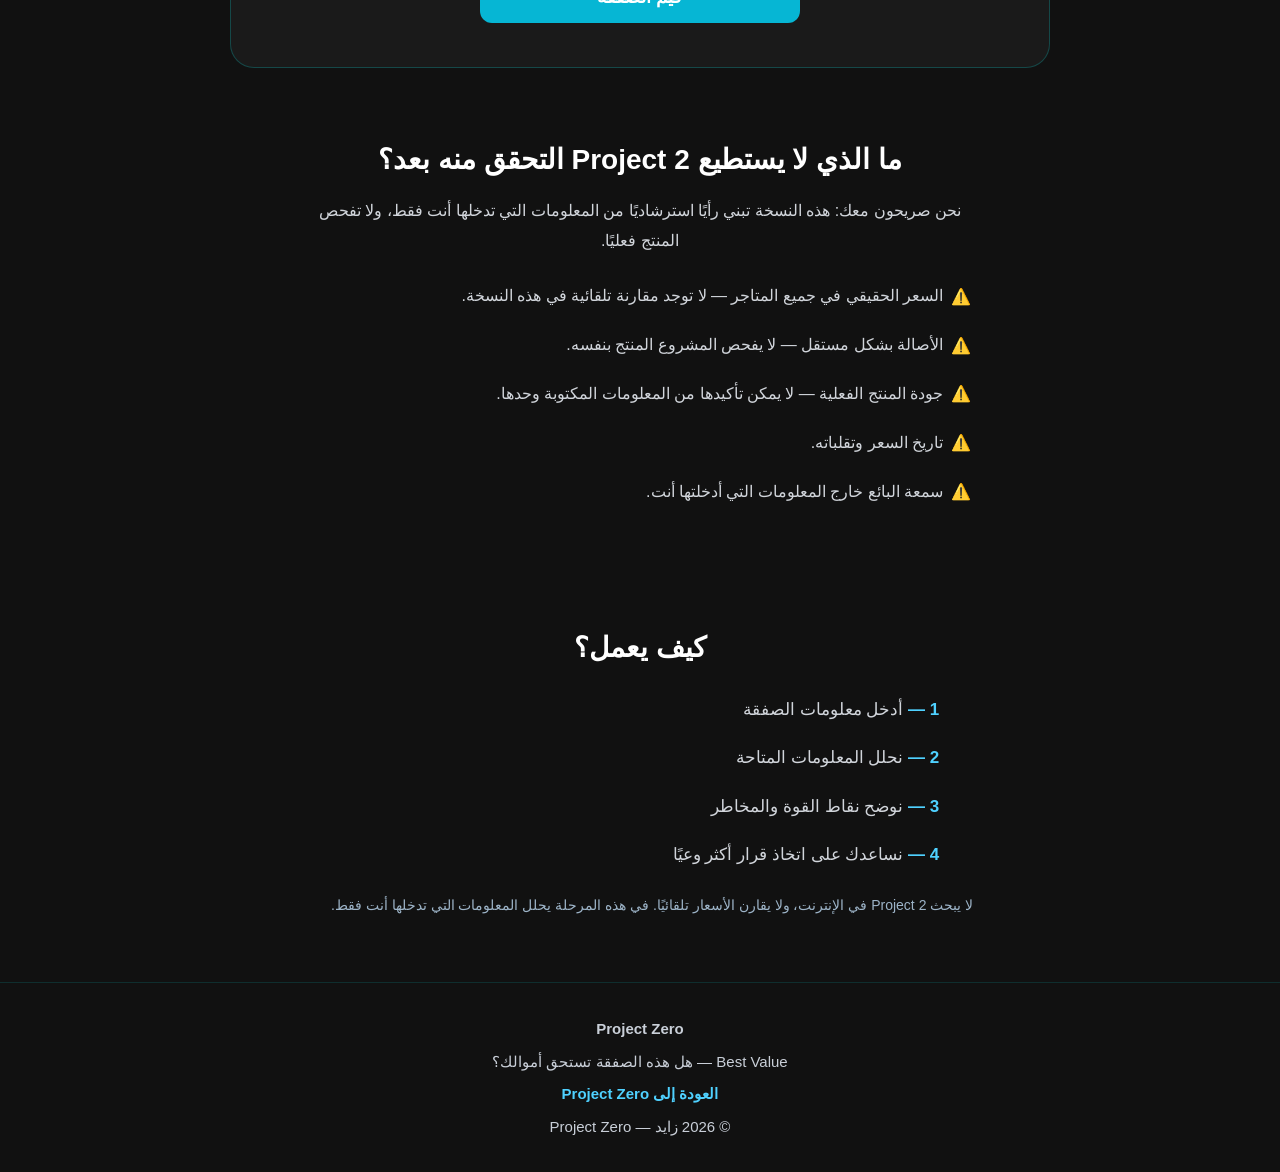
<file: project2.html>
<!DOCTYPE html>
<html lang="ar" dir="rtl">
<head>
<meta charset="UTF-8">
<meta name="viewport" content="width=device-width, initial-scale=1.0">
<meta name="description" content="Best Value — ساعد نفسك على معرفة ما إذا كانت الصفقة التي وجدتها تستحق أموالك قبل الشراء.">
<title>Best Value | Project Zero</title>

<link rel="stylesheet" href="style.css">
</head>

<body class="pg2">

<header class="pg2-header">

    <span class="pg2-brand">Best Value · <span class="pg2-brand-sub">Project Zero</span></span>

    <a class="pg2-home-link" href="index.html">العودة إلى الرئيسية</a>

</header>

<section class="pg2-hero">

    <h1>هل هذه الصفقة تستحق أموالك؟</h1>

    <p>
        لا تبحث فقط عن الأرخص. افهم السعر، حالة المنتج، الضمان،
        الإرجاع والمعلومات المتاحة قبل أن تشتري.
    </p>

    <a href="#pg2-evaluate" class="pg2-btn-primary">ابدأ تقييم الصفقة</a>

</section>


<section class="pg2-evaluate" id="pg2-evaluate">

    <h2>قيّم صفقتك</h2>

    <p class="pg2-evaluate-intro">
        أدخل معلومات الصفقة التي وجدتها، ثم اضغط «قيّم الصفقة».
    </p>

    <form class="pg2-form" id="pg2-form" novalidate>

        <!-- صورة المنتج -->
        <div class="pg2-field">
            <label for="pg2-image">صورة المنتج <span class="pg2-optional">(اختيارية — للمعاينة والتوثيق فقط)</span></label>

            <label class="pg2-image-btn" for="pg2-image">📷 اختيار صورة المنتج</label>

            <input type="file" id="pg2-image" accept="image/*" class="pg2-file-input">

            <div class="pg2-image-preview" id="pg2-image-preview" hidden>
                <img id="pg2-preview-img" alt="معاينة صورة المنتج">
                <button type="button" class="pg2-remove-image" id="pg2-remove-image">إزالة الصورة</button>
            </div>

            <p class="pg2-hint">
                الصورة تساعدك على توثيق المنتج داخل التقييم فقط، ولا تُرسل إلى أي خدمة خارجية.
                التعرف التلقائي على المنتج سيكون مرحلة مستقبلية.
            </p>
        </div>

        <!-- اسم المنتج / الوصف -->
        <div class="pg2-field" id="pg2-field-name">
            <label for="pg2-name">اسم المنتج / الوصف <span class="pg2-required">*</span></label>

            <input type="text" id="pg2-name" class="pg2-input" required
                   placeholder="مثال: هاتف A16 — 8GB / 256GB">

            <p class="pg2-error" id="pg2-name-error"></p>
        </div>

        <!-- السعر المعروض -->
        <div class="pg2-field" id="pg2-field-price">
            <label for="pg2-price">السعر المعروض <span class="pg2-required">*</span></label>

            <div class="pg2-price-wrap">
                <input type="number" id="pg2-price" class="pg2-input" required
                       min="0.01" step="0.01" inputmode="decimal"
                       placeholder="مثال: 1499">
                <span class="pg2-currency">د.م.</span>
            </div>

            <p class="pg2-error" id="pg2-price-error"></p>
        </div>

        <!-- حالة المنتج -->
        <div class="pg2-field">
            <label for="pg2-condition">حالة المنتج</label>

            <select id="pg2-condition" class="pg2-select">
                <option value="unknown" selected>غير معروف</option>
                <option value="new">جديد</option>
                <option value="used">مستعمل</option>
            </select>
        </div>

        <!-- الضمان -->
        <div class="pg2-field">
            <label for="pg2-warranty">الضمان</label>

            <select id="pg2-warranty" class="pg2-select">
                <option value="unknown" selected>غير معروف</option>
                <option value="yes">يوجد ضمان واضح</option>
                <option value="no">لا يوجد ضمان</option>
            </select>
        </div>

        <!-- الإرجاع -->
        <div class="pg2-field">
            <label for="pg2-return">الإرجاع</label>

            <select id="pg2-return" class="pg2-select">
                <option value="unknown" selected>غير معروف</option>
                <option value="yes">يوجد إرجاع واضح</option>
                <option value="no">لا يوجد إرجاع</option>
            </select>
        </div>

        <!-- معلومات البائع -->
        <div class="pg2-field">
            <label for="pg2-seller">معلومات البائع</label>

            <select id="pg2-seller" class="pg2-select">
                <option value="unknown" selected>غير معروفة</option>
                <option value="clear">معلومات واضحة عن البائع</option>
                <option value="limited">معلومات محدودة</option>
            </select>
        </div>

        <!-- معلومات الأصالة / المصدر -->
        <div class="pg2-field">
            <label for="pg2-source">معلومات الأصالة / المصدر</label>

            <select id="pg2-source" class="pg2-select">
                <option value="unknown" selected>غير معروفة</option>
                <option value="clear">توجد معلومات واضحة</option>
                <option value="limited">معلومات محدودة</option>
            </select>

            <p class="pg2-hint">
                اختيار «معلومات واضحة» يعني أن المستندات أو المصدر أمامك،
                ولا يعني تأكيدًا تلقائيًا أن المنتج أصلي.
            </p>
        </div>

        <!-- زر التقييم -->
        <button type="submit" class="pg2-submit" id="pg2-submit">قيّم الصفقة</button>

    </form>

</section>

<section class="pg2-result" id="pg2-result" hidden>

    <h2>نتيجة التقييم</h2>

    <div class="pg2-result-card" id="pg2-result-card">
        <!-- تُبنى ديناميكيًا من project2.js -->
    </div>

</section>



   <section class="pg2-unverified">

    <h2>ما الذي لا يستطيع Project 2 التحقق منه بعد؟</h2>

    <p>
        نحن صريحون معك: هذه النسخة تبني رأيًا استرشاديًا من المعلومات
        التي تدخلها أنت فقط، ولا تفحص المنتج فعليًا.
    </p>

    <ul class="pg2-fixed-list">
        <li>السعر الحقيقي في جميع المتاجر — لا توجد مقارنة تلقائية في هذه النسخة.</li>
        <li>الأصالة بشكل مستقل — لا يفحص المشروع المنتج بنفسه.</li>
        <li>جودة المنتج الفعلية — لا يمكن تأكيدها من المعلومات المكتوبة وحدها.</li>
        <li>تاريخ السعر وتقلباته.</li>
        <li>سمعة البائع خارج المعلومات التي أدخلتها أنت.</li>
    </ul>

</section>

<section class="pg2-how">

    <h2>كيف يعمل؟</h2>

    <ol class="pg2-steps">
        <li>أدخل معلومات الصفقة</li>
        <li>نحلل المعلومات المتاحة</li>
        <li>نوضح نقاط القوة والمخاطر</li>
        <li>نساعدك على اتخاذ قرار أكثر وعيًا</li>
    </ol>

    <p class="pg2-hint">
        لا يبحث Project 2 في الإنترنت، ولا يقارن الأسعار تلقائيًا.
        في هذه المرحلة يحلل المعلومات التي تدخلها أنت فقط.
    </p>

</section>

<footer class="pg2-footer">

    <p><strong>Project Zero</strong></p>

    <p>Best Value — هل هذه الصفقة تستحق أموالك؟</p>

    <p><a href="index.html">العودة إلى Project Zero</a></p>

    <p>© 2026 زايد — Project Zero</p>

</footer>

<script src="project2.js"></script>

</body>

</html>
</file>
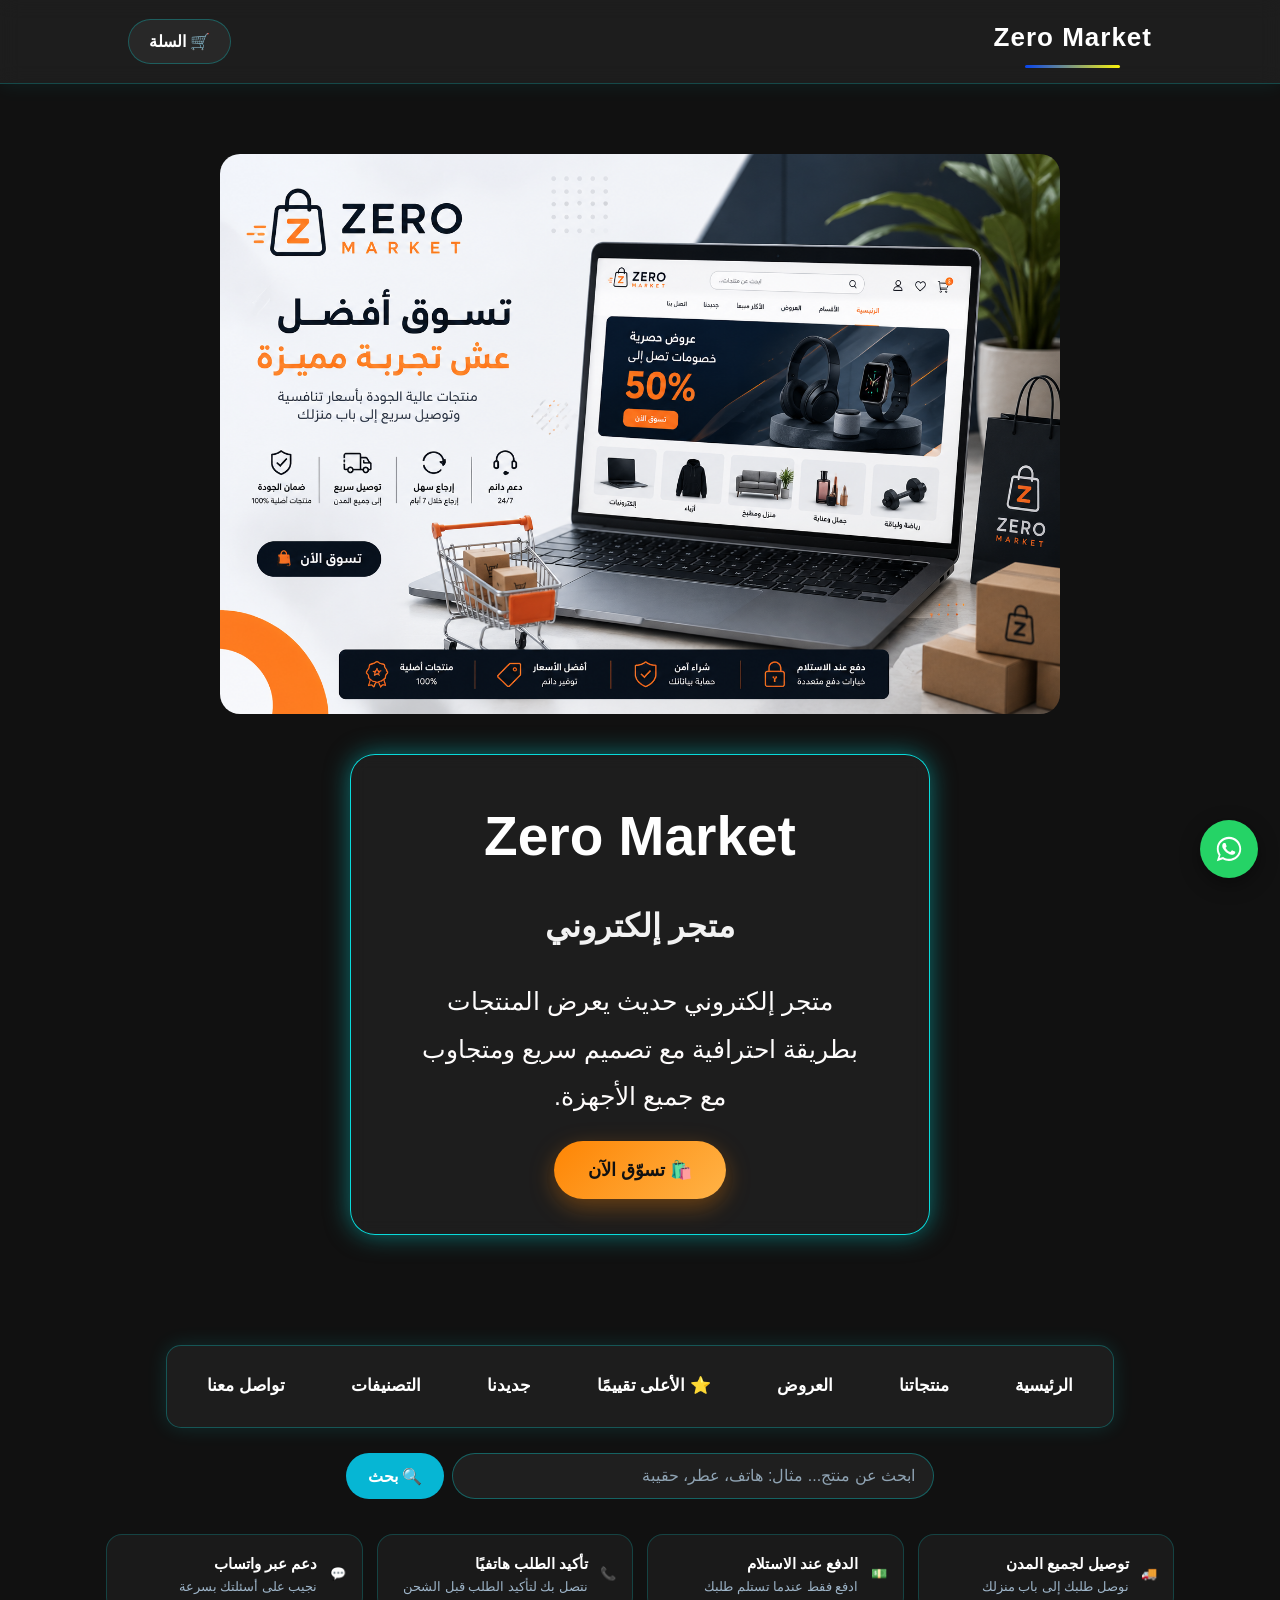
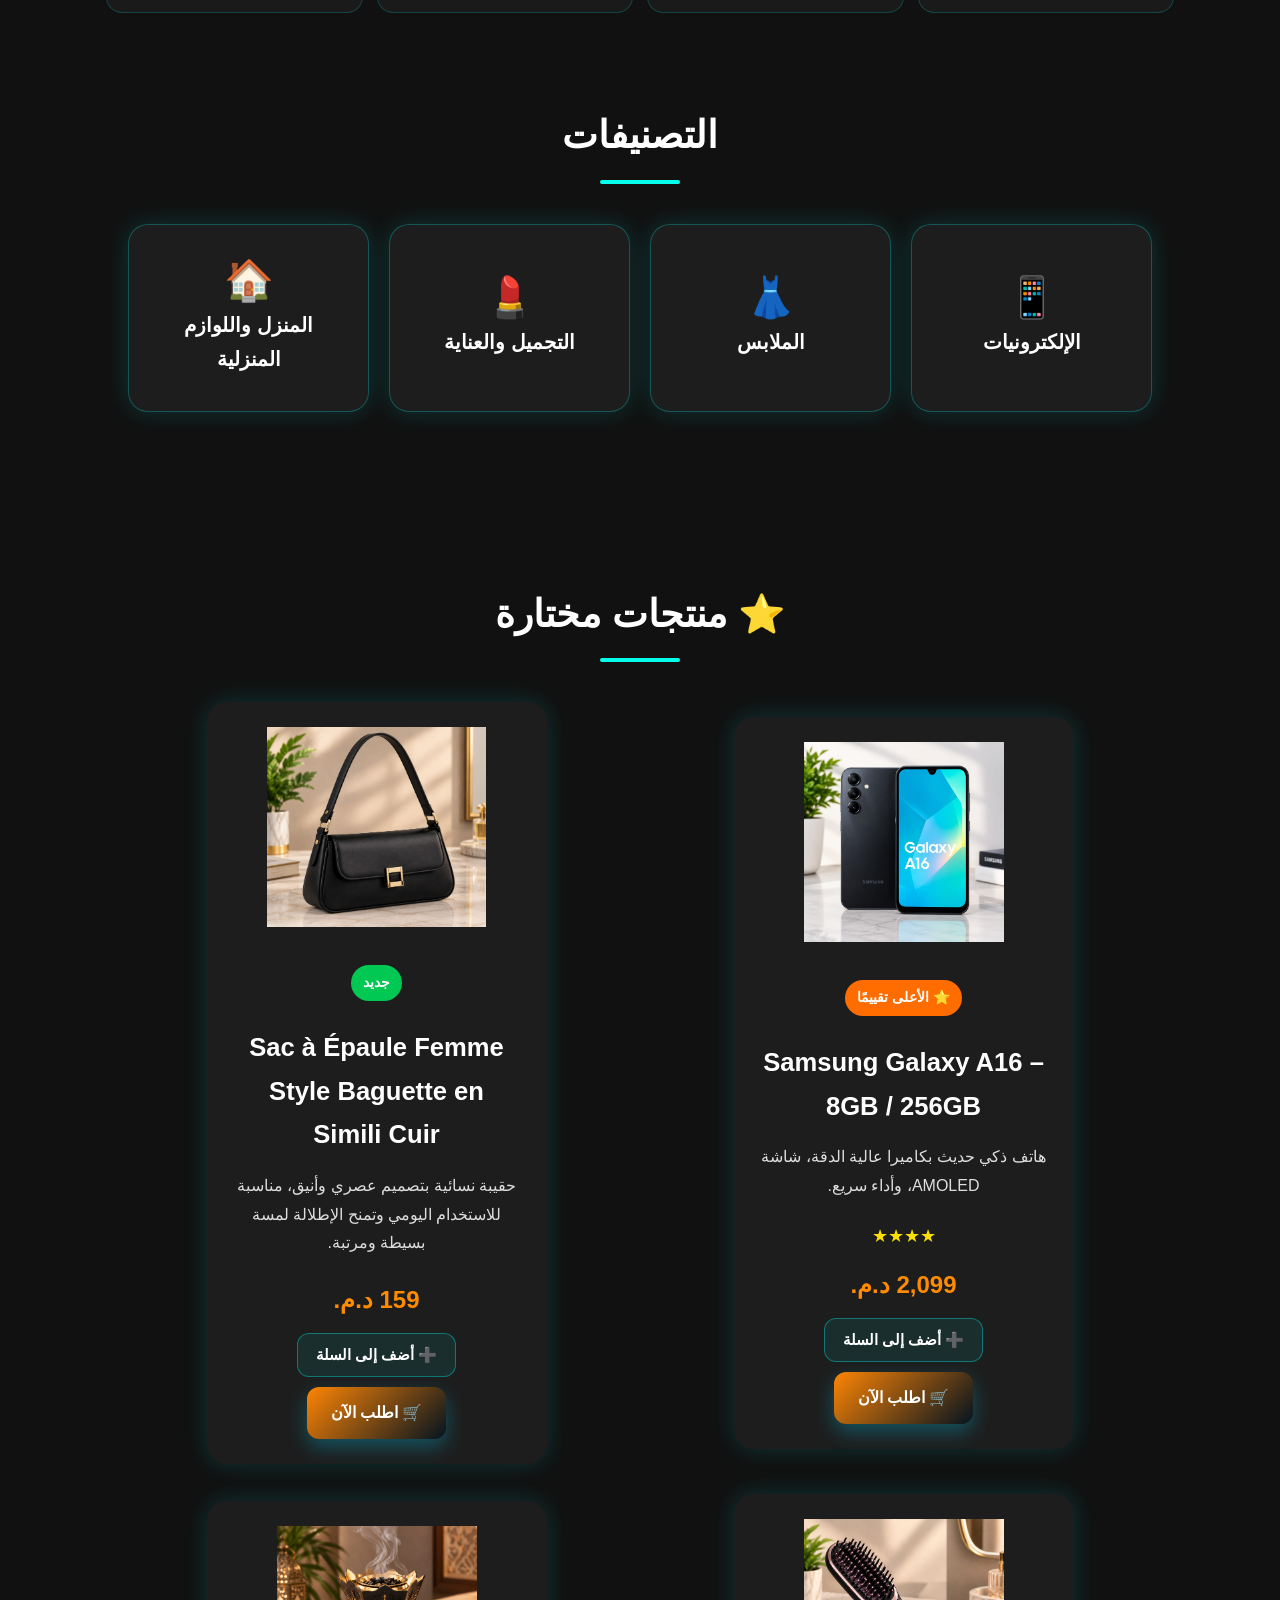
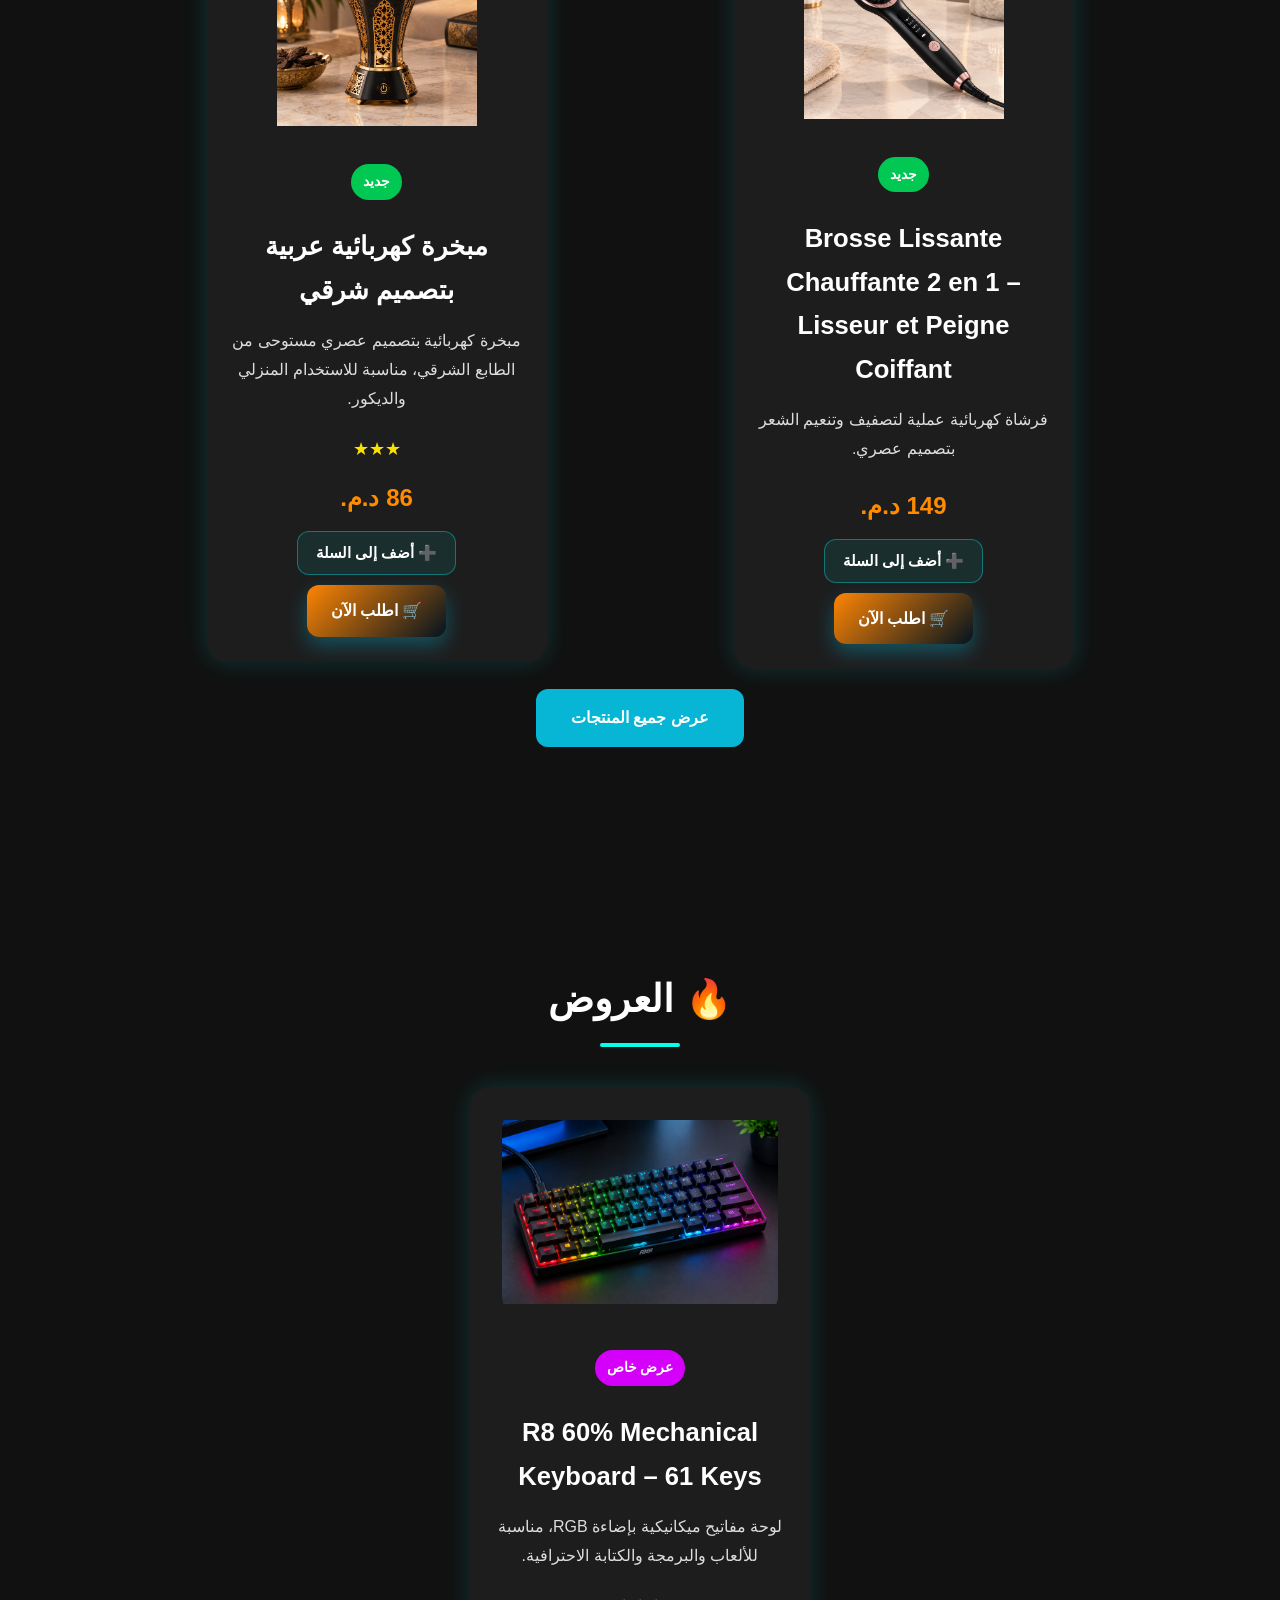
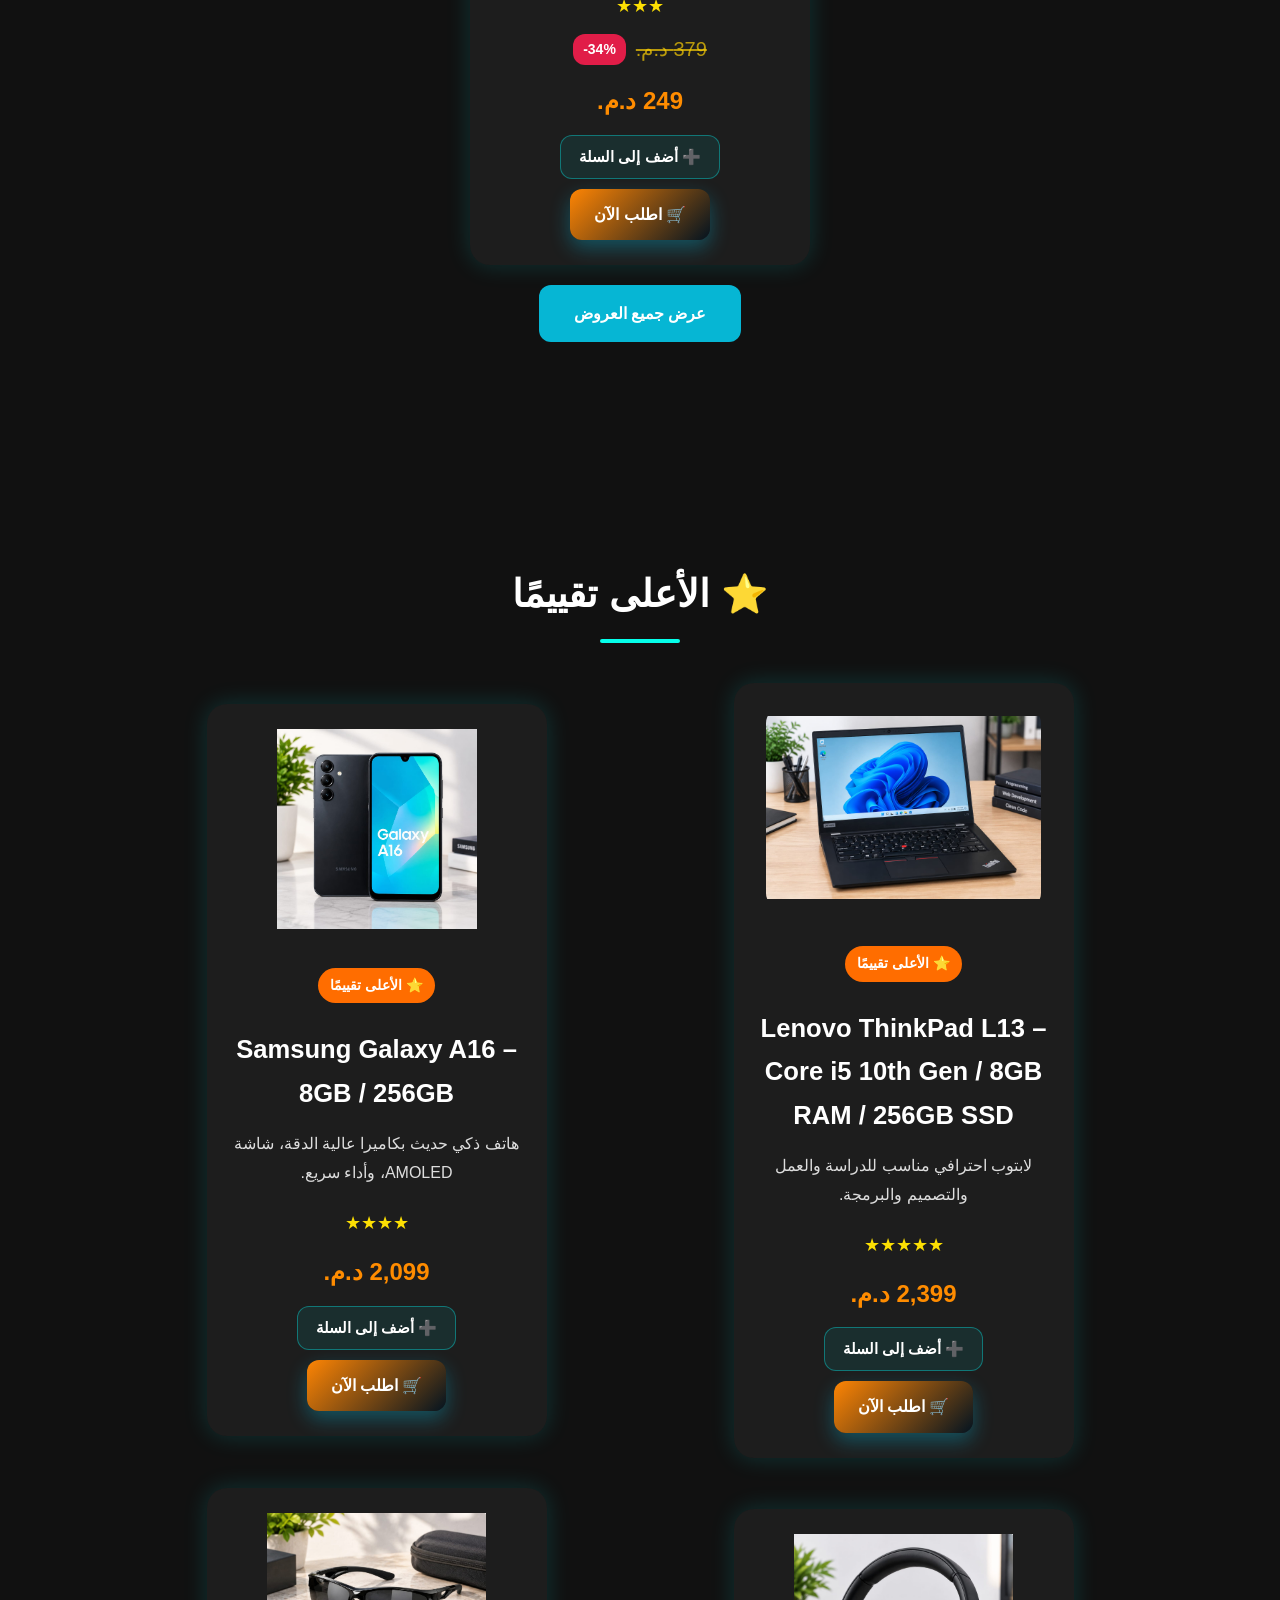
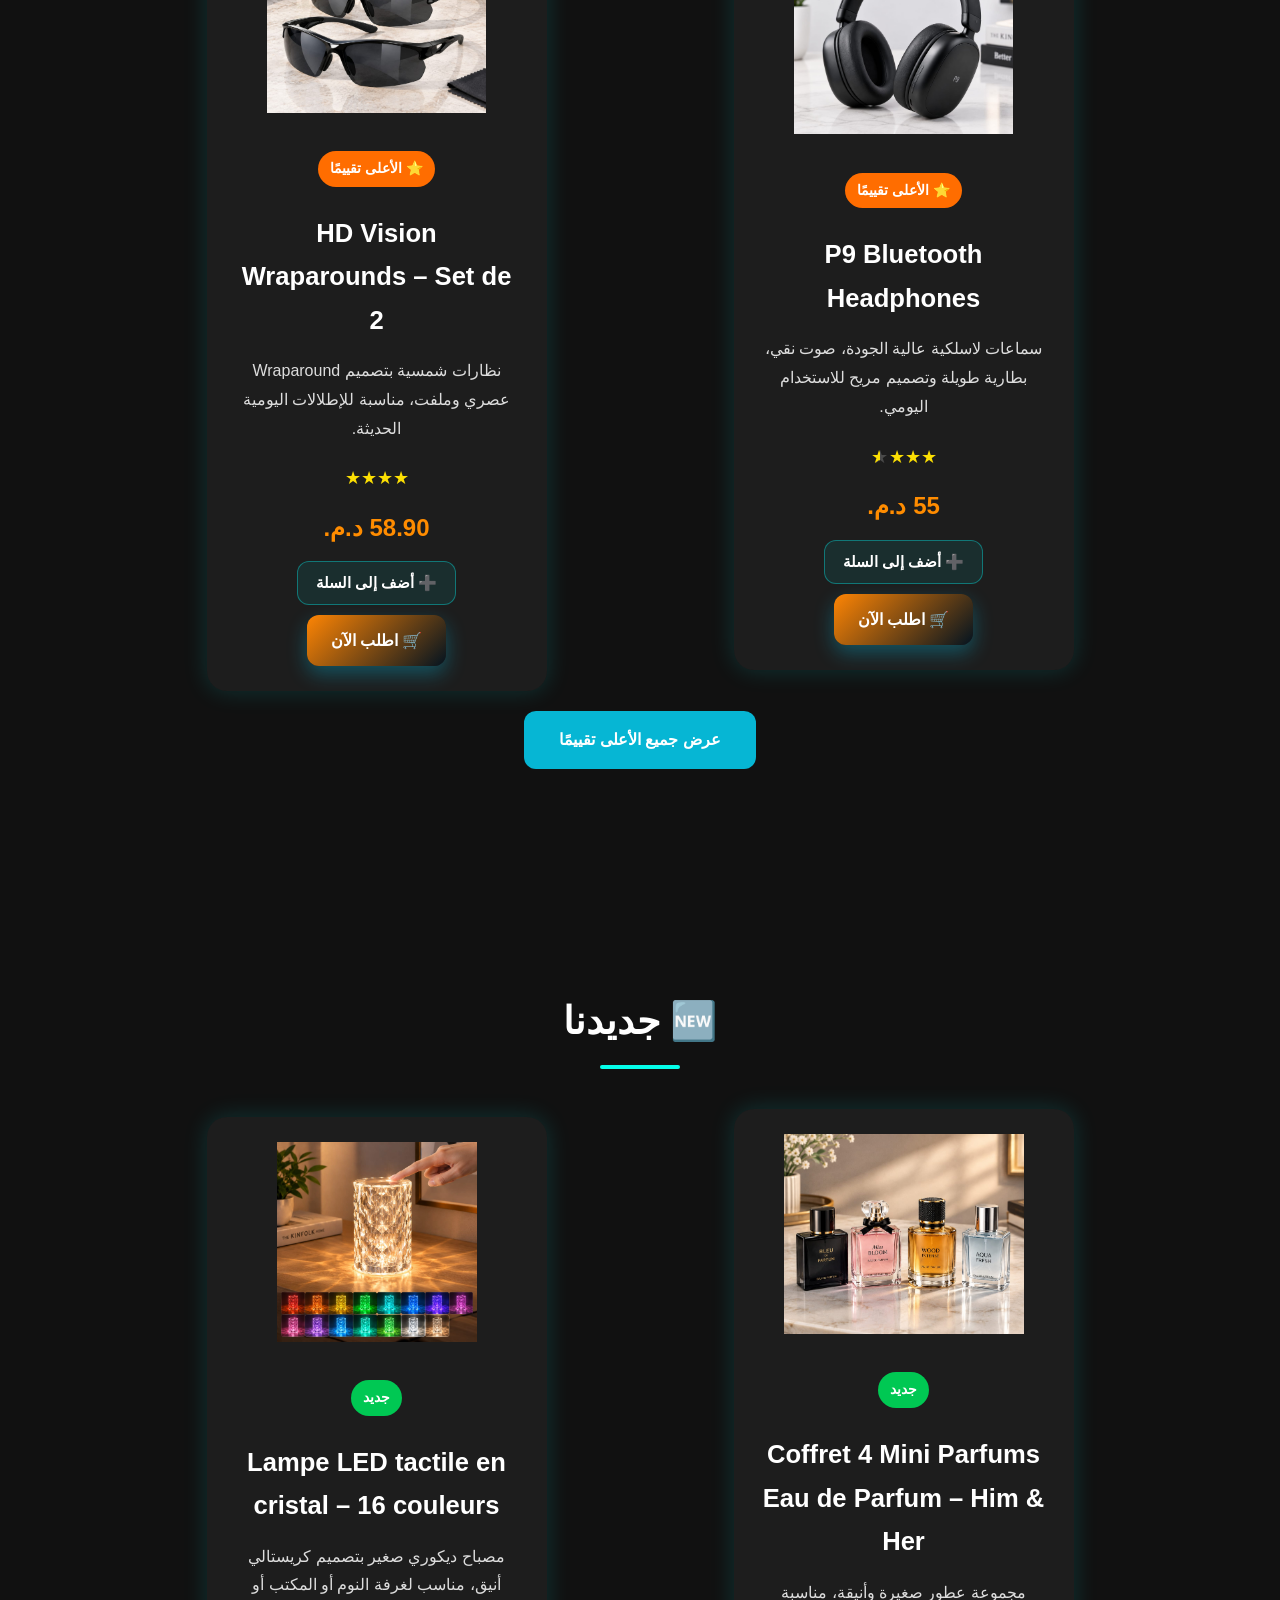
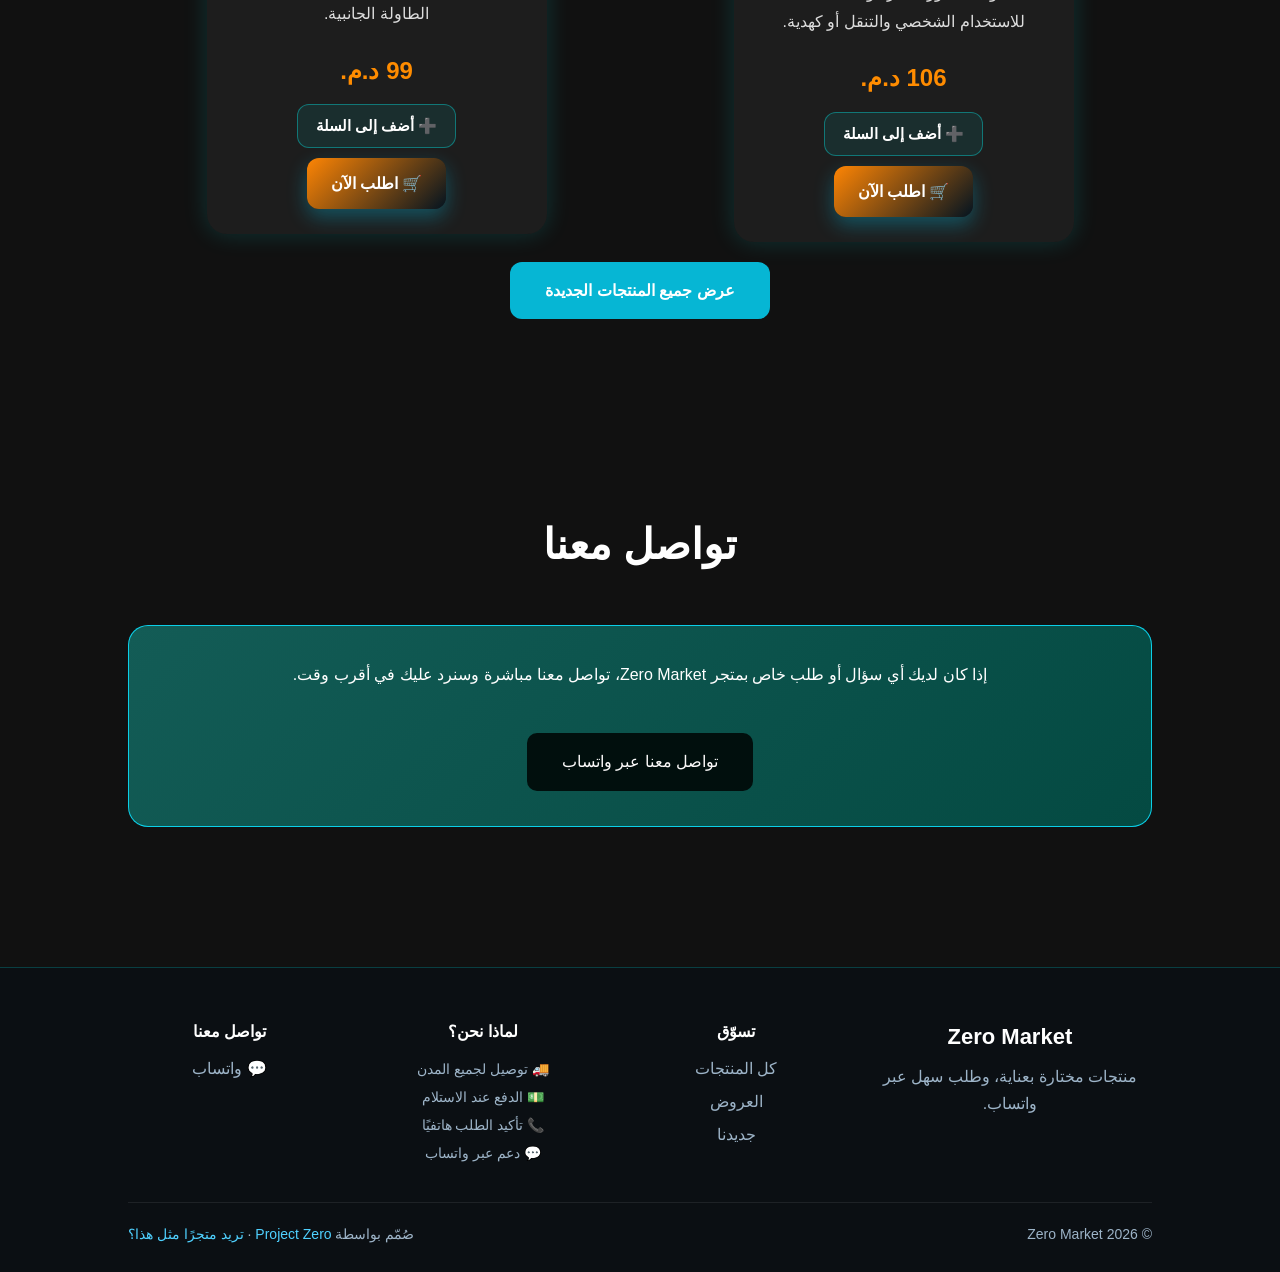
<file: project3.html>
<!DOCTYPE html>
<html lang="ar" dir="rtl">

<head>

    <meta charset="UTF-8">

    <meta name="viewport" content="width=device-width, initial-scale=1.0">

    <title>Zero Market | متجر إلكتروني</title>

    <meta name="description" content="Zero Market — متجر إلكتروني: إلكترونيات، ملابس، تجميل ومنزل. اطلب بسهولة عبر واتساب.">

    <link rel="stylesheet" href="style.css">

</head>


<body>


<!-- ============ Header المتجر ============ -->
<header class="store-header">

    <!-- هوية المتجر -->
    <a href="project3.html" class="store-logo">Zero Market</a>

    <!-- السلة -->
    <button type="button" class="cart-btn" aria-label="سلة المشتريات">
        &#128722; السلة
    </button>

</header>

<!-- ============ صفحة البطل ============ -->
<section class="project-page">

    <img class="project-banner" id="store-banner" src="images/zero-market-banner.jpg.png" alt="Zero Market">
    <div class="hero-box">
    <h1 data-store="name">Zero Market</h1>
    <h2 data-store="tagline">متجر إلكتروني</h2>
    
    <p data-store="description">
        متجر إلكتروني حديث يعرض المنتجات بطريقة احترافية
        مع تصميم سريع ومتجاوب مع جميع الأجهزة.
    </p>
    <a href="store-view.html?view=all" class="hero-cta">🛍️ تسوّق الآن</a>
    </div>
</section>

<!-- ============ شريط التنقل الأفقي لأقسام المتجر ============ -->
<div class="store-nav">
    <a href="project3.html">الرئيسية</a>
    <a href="store-view.html?view=all">منتجاتنا</a>
    <a href="store-view.html?view=offers">العروض</a>
    <a href="store-view.html?view=best-sellers">⭐ الأعلى تقييمًا</a>
    <a href="store-view.html?view=new-arrivals">جديدنا</a>
    <a href="#categories">التصنيفات</a>
    <a href="#contact">تواصل معنا</a>
</div>

<!-- ============ البحث في المتجر ============ -->
<form class="store-search" action="store-view.html" method="get" role="search">
    <input type="search" name="q" placeholder="ابحث عن منتج... مثال: هاتف، عطر، حقيبة" aria-label="ابحث عن منتج" required>
    <button type="submit">🔍 بحث</button>
</form>

<!-- ============ شريط الثقة (يُعبأ من STORE_FEATURES في script.js) ============ -->
<div class="trust-bar" id="trust-bar"></div>

<!-- ============ قسم التصنيفات ============ -->
<section id="categories" class="products categories">

    <h2>التصنيفات</h2>
    <div class="categories-container" id="categories-container">
        <!-- تُبنى من STORE.categories في store-config.js -->
    </div>
</section>

<!-- ============ قسم منتجات مختارة (معاينة: منتج من كل تصنيف) ============ -->
<section id="featured-products" class="products">

    <h2>⭐ منتجات مختارة</h2>
    <div class="products-container" id="featured-products-container"></div>
    <a href="store-view.html?view=all" class="project-button section-more">عرض جميع المنتجات</a>
</section>

<!-- ============ قسم العروض ============ -->
<section id="offers" class="products">

    <h2>🔥 العروض</h2>
    <div class="products-container" id="offers-container"></div>
    <a href="store-view.html?view=offers" class="project-button section-more">عرض جميع العروض</a>
</section>

<!-- ============ قسم الأعلى تقييماً ============ -->
<section id="best-sellers" class="products">

    <h2>⭐ الأعلى تقييمًا</h2>
    <div class="products-container" id="best-sellers-container"></div>
    <a href="store-view.html?view=best-sellers" class="project-button section-more">عرض جميع الأعلى تقييمًا</a>
</section>

<!-- ============ قسم جديدنا (معاينة 4 فقط) ============ -->
<section id="new-arrivals" class="products">

    <h2>🆕 جديدنا</h2>
    <div class="products-container" id="new-arrivals-container"></div>
    <a href="store-view.html?view=new-arrivals" class="project-button section-more">عرض جميع المنتجات الجديدة</a>
</section>

<!-- ============ قسم تواصل معنا ============ -->
<section id="contact" class="contact">

    <h2>تواصل معنا</h2>
    <div class="contact-card">
        <p>
            إذا كان لديك أي سؤال أو طلب خاص بمتجر <span data-store="name">Zero Market</span>،
            تواصل معنا مباشرة وسنرد عليك في أقرب وقت.
        </p>
        <a href="#" id="store-contact-wa" class="contact-button" target="_blank" rel="noopener">
            تواصل معنا عبر واتساب
        </a>
    </div>
</section>


<script src="store-config.js"></script>
<script src="script.js"></script>

</body>

</html>
</file>
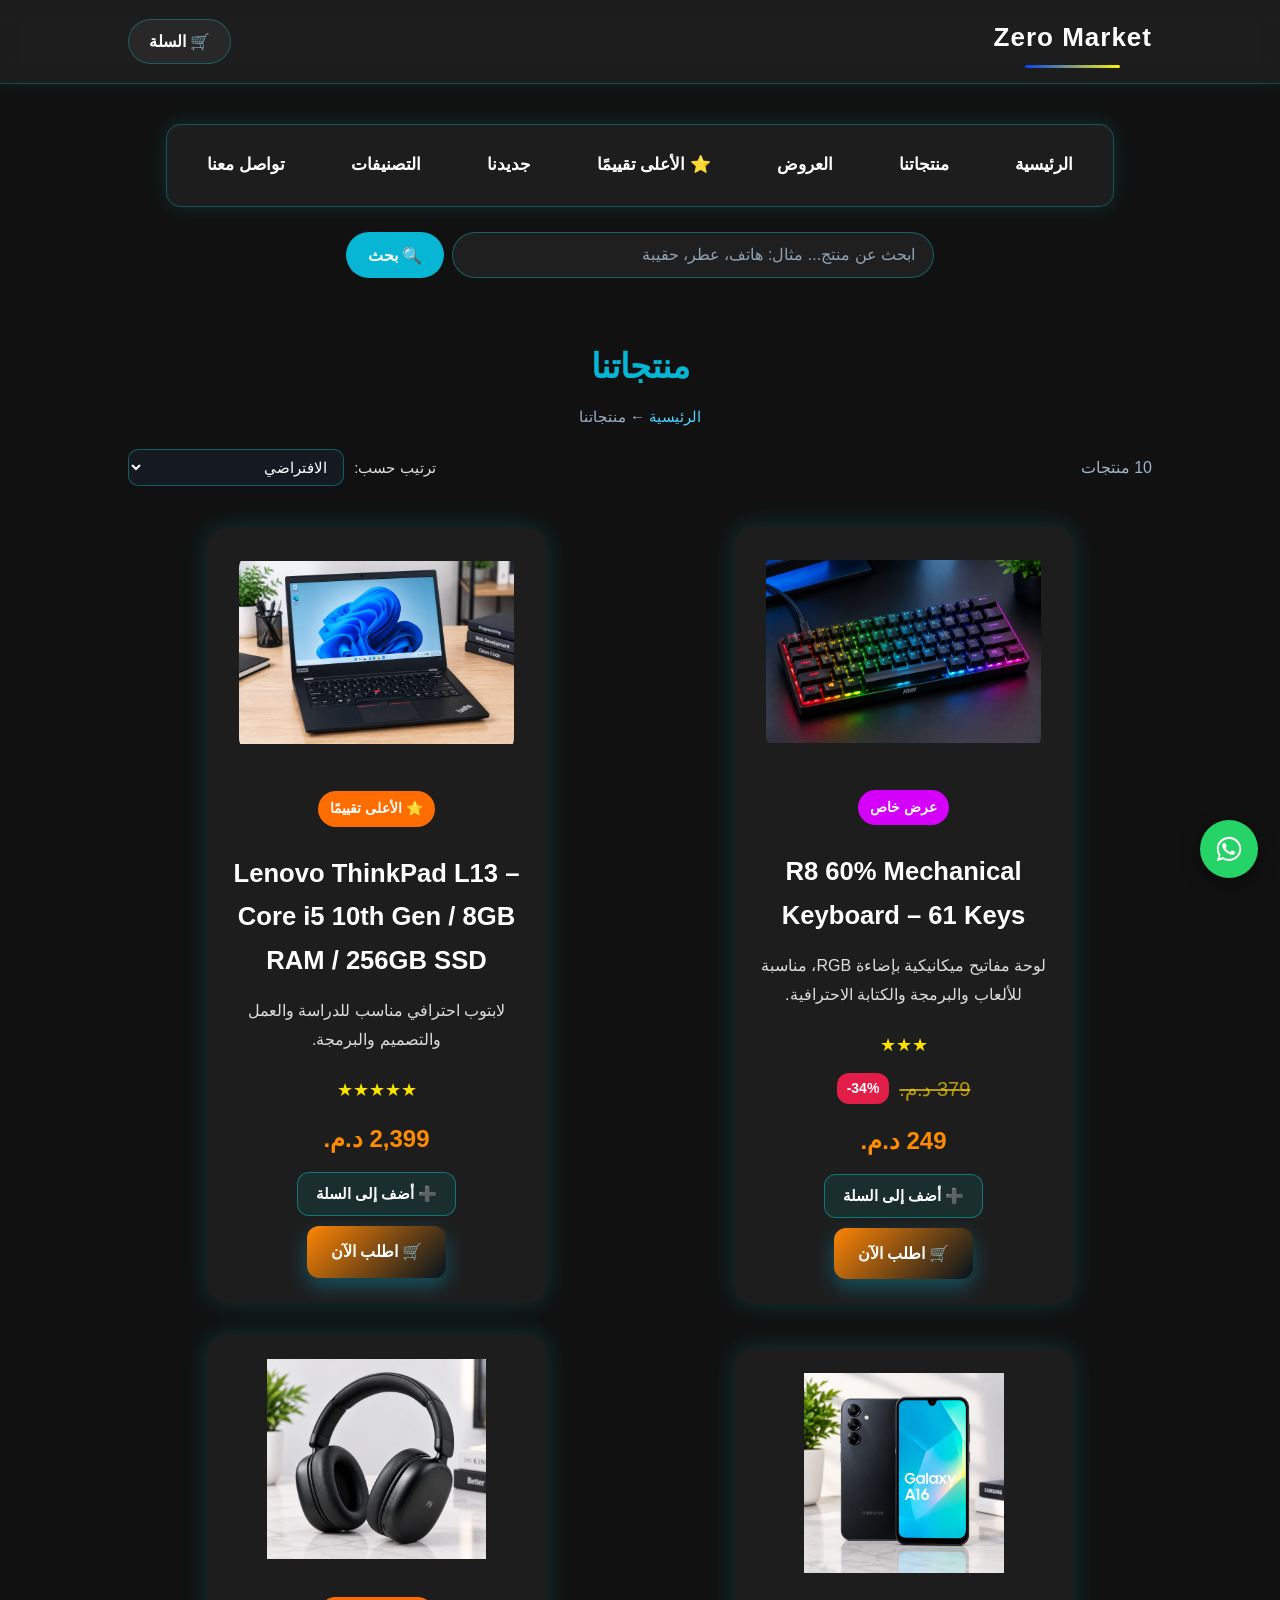
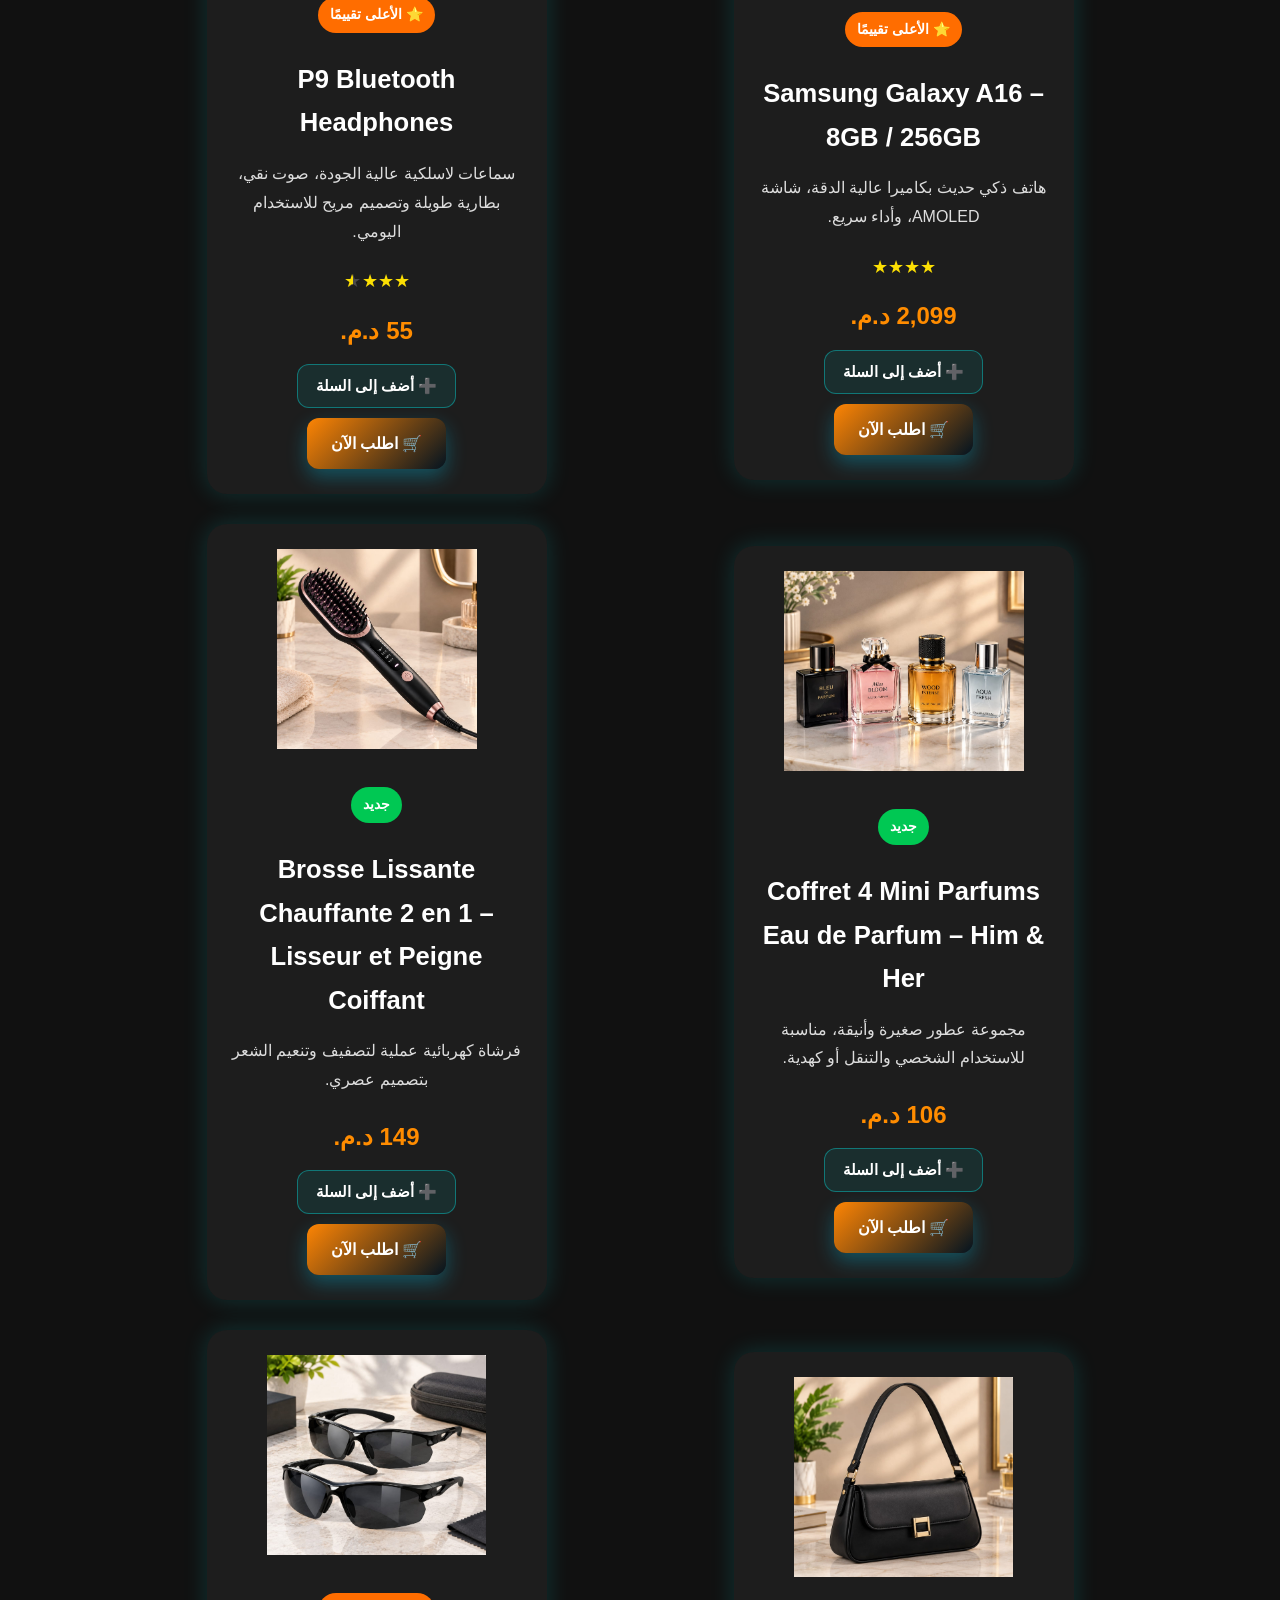
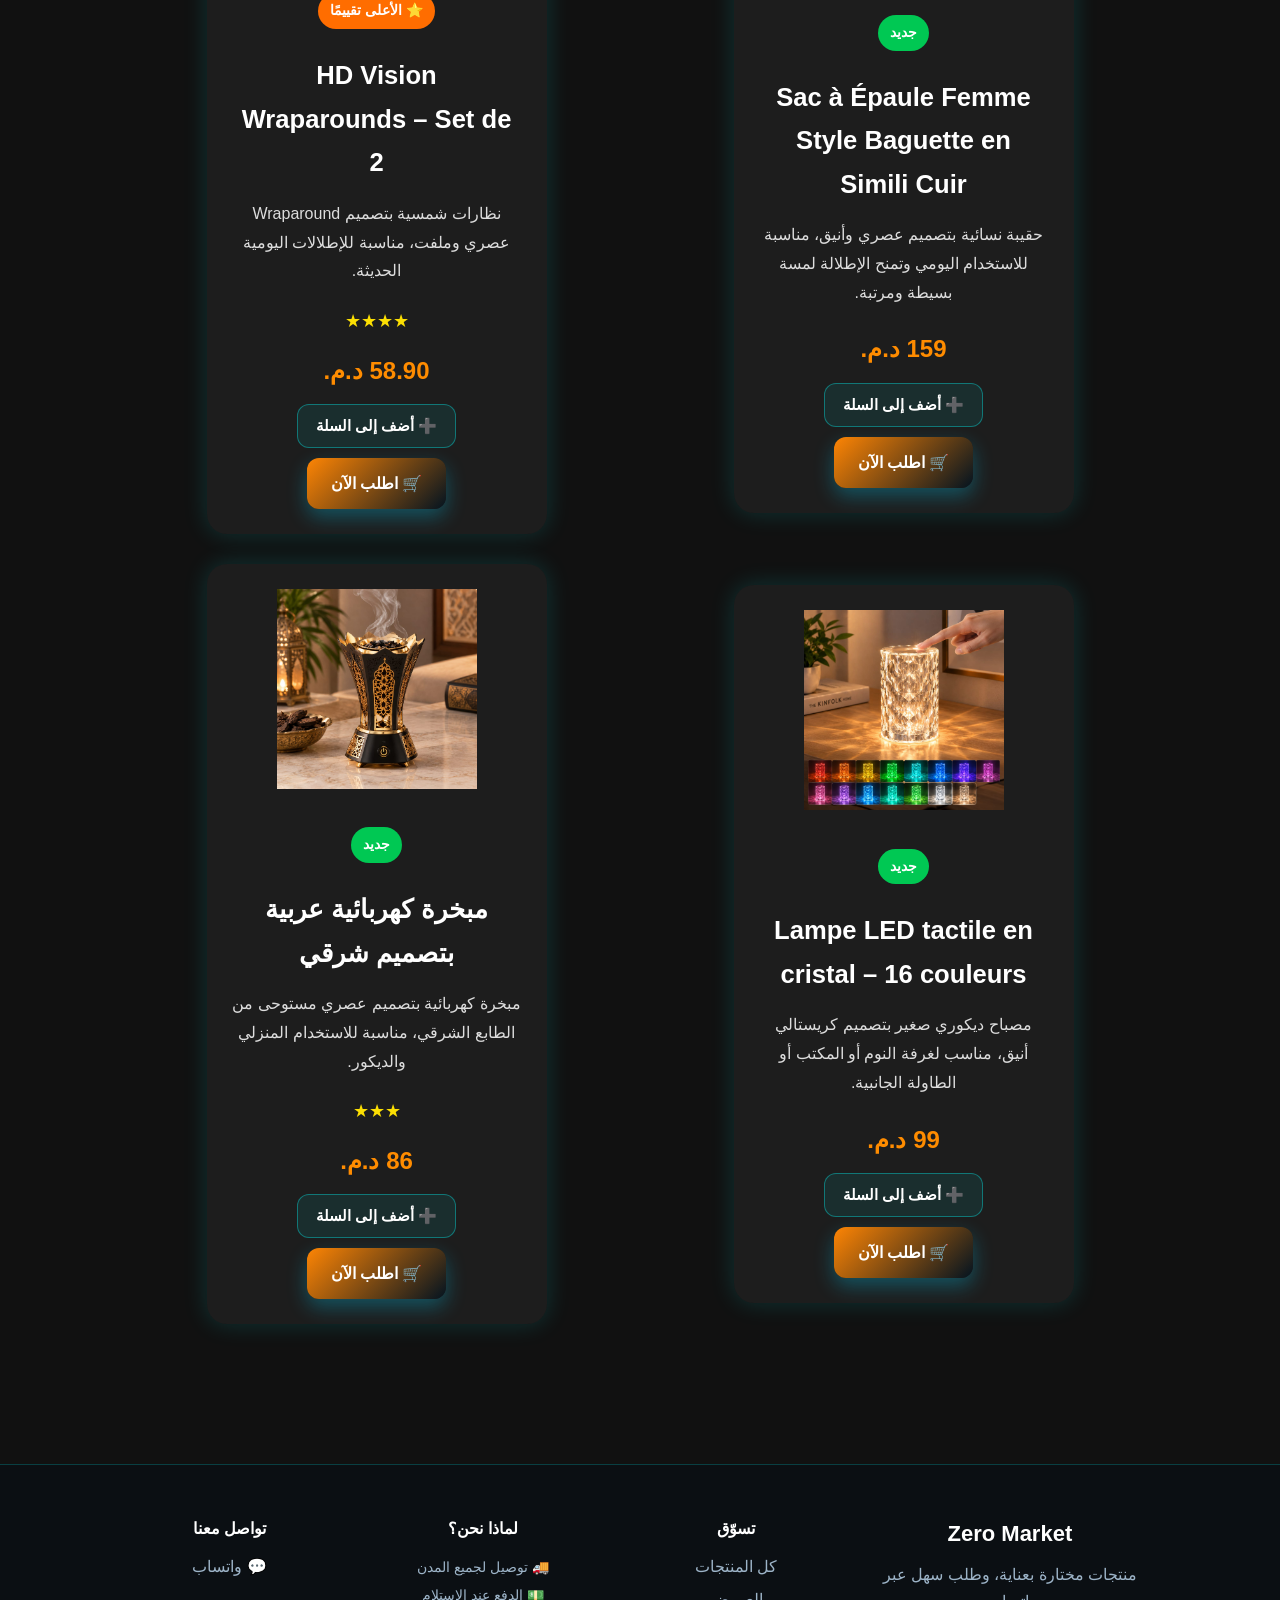
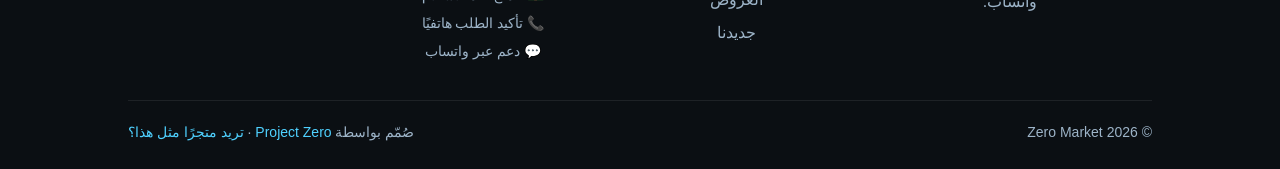
<file: store-view.html>
<!DOCTYPE html>
<html lang="ar" dir="rtl">

<head>

    <meta charset="UTF-8">

    <meta name="viewport" content="width=device-width, initial-scale=1.0">

    <title>Zero Market</title>

    <link rel="stylesheet" href="style.css">

</head>

<body>

<!-- ============ Header المتجر ============ -->
<header class="store-header">

    <!-- هوية المتجر -->
    <a href="project3.html" class="store-logo">Zero Market</a>

    <!-- السلة -->
    <button type="button" class="cart-btn" aria-label="سلة المشتريات">
        &#128722; السلة
    </button>

</header>

<!-- ============ شريط التنقل الموحد للمتجر ============ -->
<div class="store-nav">
    <a href="project3.html">الرئيسية</a>
    <a href="store-view.html?view=all">منتجاتنا</a>
    <a href="store-view.html?view=offers">العروض</a>
    <a href="store-view.html?view=best-sellers">⭐ الأعلى تقييمًا</a>
    <a href="store-view.html?view=new-arrivals">جديدنا</a>
    <a href="project3.html#categories">التصنيفات</a>
    <a href="project3.html#contact">تواصل معنا</a>
</div>

<!-- ============ البحث في المتجر ============ -->
<form class="store-search" action="store-view.html" method="get" role="search">
    <input type="search" name="q" placeholder="ابحث عن منتج... مثال: هاتف، عطر، حقيبة" aria-label="ابحث عن منتج" required>
    <button type="submit">🔍 بحث</button>
</form>

<!-- ============ منطقة عرض القائمة (تُعبأ من script.js حسب view/cat) ============ -->
<section class="store-view-page" id="store-view-page">

    <div class="store-view-head" id="store-view-head">
        <!-- العنوان + المسار يُبنى ديناميكيًا من script.js -->
    </div>

    <div class="products-container" id="store-view-container">
        <!-- تُضاف بطاقات المنتجات ديناميكيًا عبر buildCard -->
    </div>

</section>


<script src="store-config.js"></script>
<script src="script.js"></script>

</body>

</html>
</file>
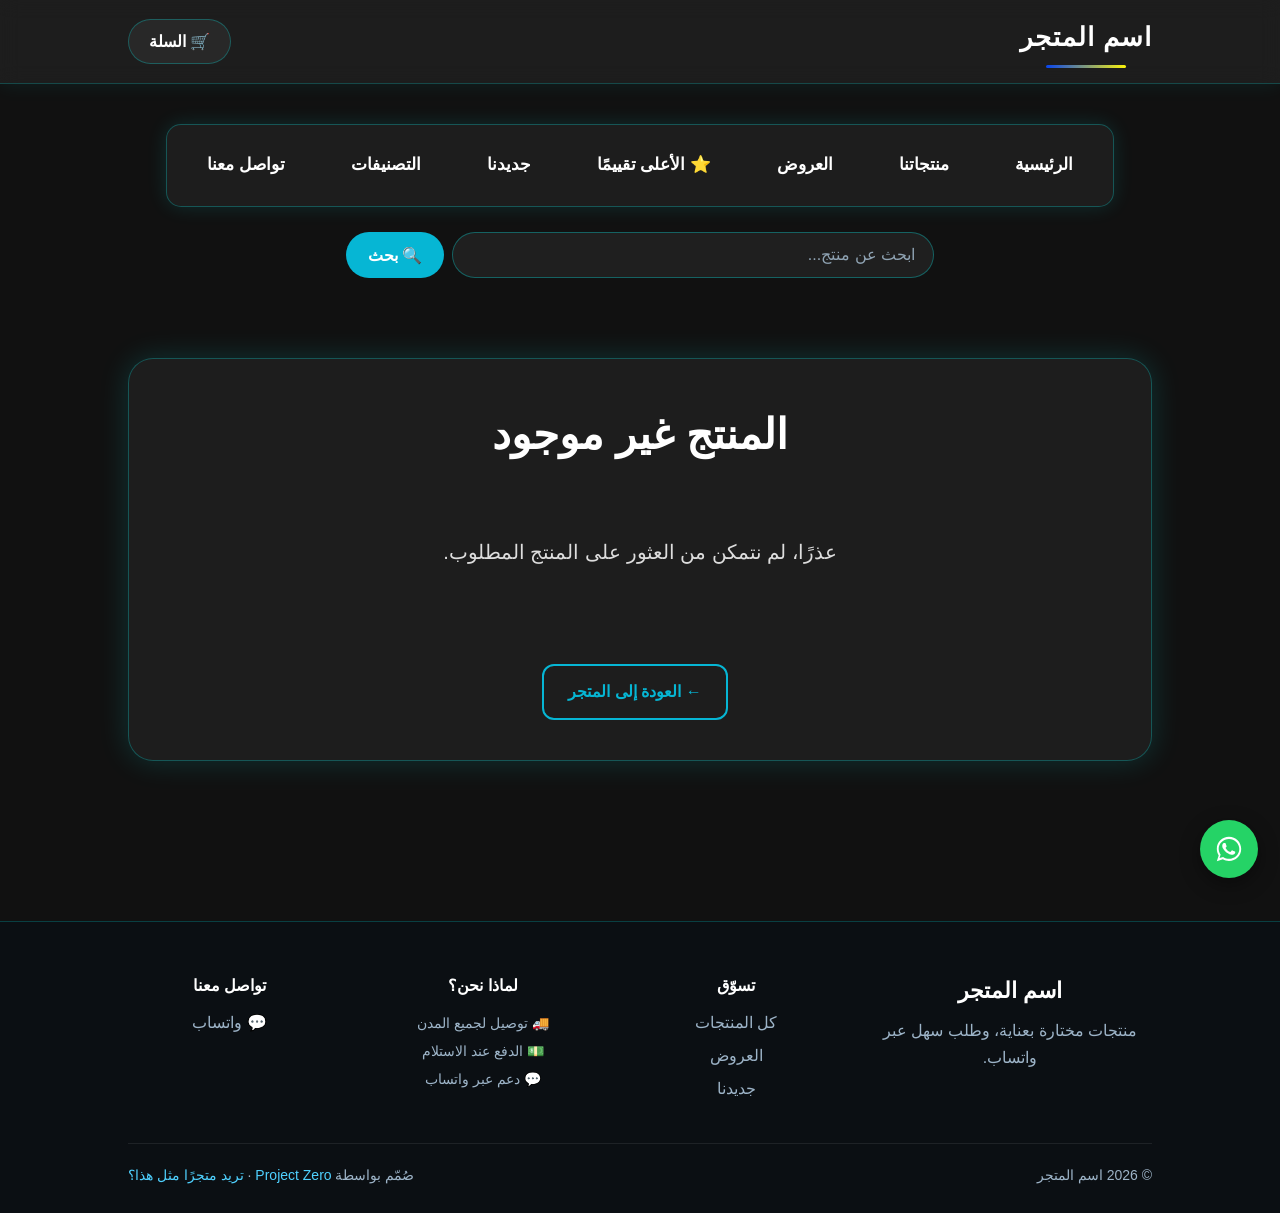
<file: stores/_template/product.html>
<!DOCTYPE html>
<html lang="ar" dir="rtl">

<head>

    <meta charset="UTF-8">

    <meta name="viewport" content="width=device-width, initial-scale=1.0">

    <title>تفاصيل المنتج</title>

    <link rel="stylesheet" href="../../style.css">

</head>

<body>

<!-- ============ Header المتجر (مطابق لصفحة المتجر) ============ -->
<header class="store-header">

    <!-- هوية المتجر -->
    <a href="index.html" class="store-logo"></a>

    <!-- السلة -->
    <button type="button" class="cart-btn" aria-label="سلة المشتريات">
        &#128722; السلة
    </button>

</header>

<!-- ============ شريط التنقل الموحد للمتجر ============ -->
<div class="store-nav">
    <a href="index.html">الرئيسية</a>
    <a href="store-view.html?view=all">منتجاتنا</a>
    <a href="store-view.html?view=offers">العروض</a>
    <a href="store-view.html?view=best-sellers">⭐ الأعلى تقييمًا</a>
    <a href="store-view.html?view=new-arrivals">جديدنا</a>
    <a href="index.html#categories">التصنيفات</a>
    <a href="index.html#contact">تواصل معنا</a>
</div>

<!-- ============ البحث في المتجر ============ -->
<form class="store-search" action="store-view.html" method="get" role="search">
    <input type="search" name="q" placeholder="ابحث عن منتج..." aria-label="ابحث عن منتج" required>
    <button type="submit">🔍 بحث</button>
</form>

<!-- ============ منطقة تفاصيل المنتج (تُعبأ من script.js حسب ?id=) ============ -->
<section class="product-detail-page">

    <div class="product-detail-container" id="product-detail-container">
        <!-- يُبنى المحتوى ديناميكيًا من script.js -->
    </div>

</section>

<script src="store-config.js"></script>
<script src="../../script.js"></script>

</body>

</html>
</file>
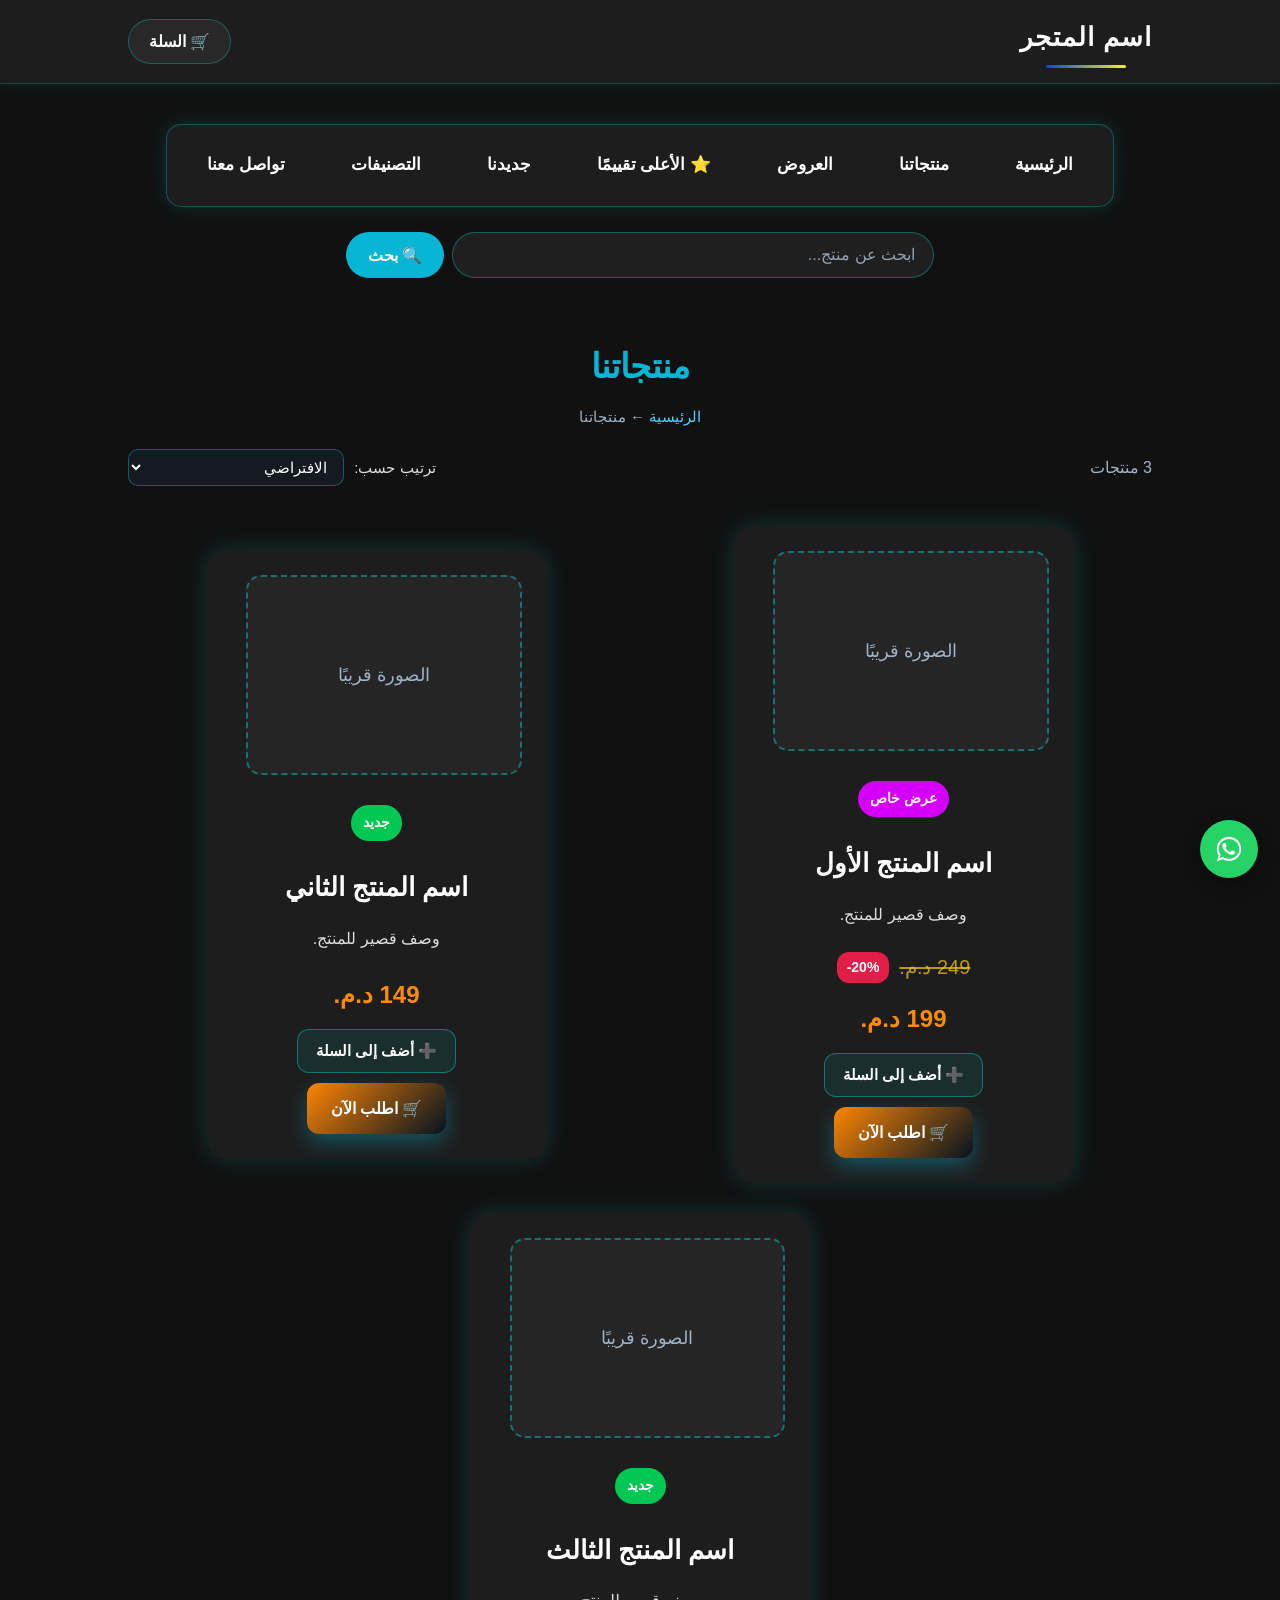
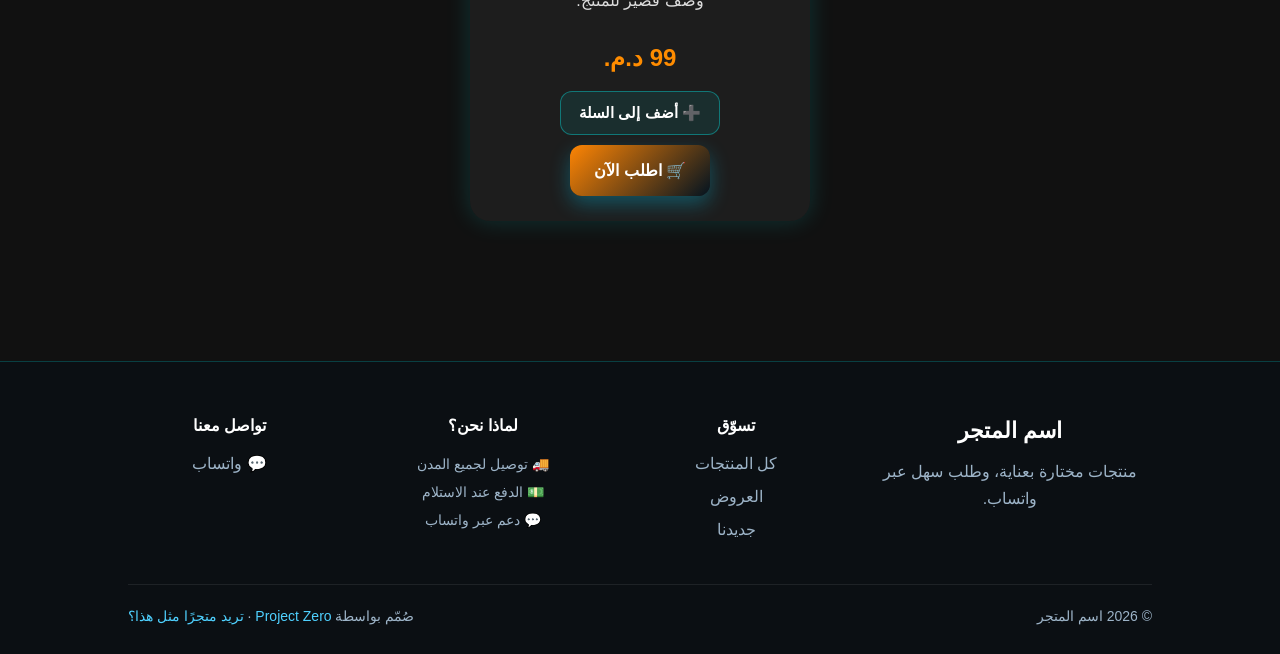
<file: stores/_template/store-view.html>
<!DOCTYPE html>
<html lang="ar" dir="rtl">

<head>

    <meta charset="UTF-8">

    <meta name="viewport" content="width=device-width, initial-scale=1.0">

    <title>متجر إلكتروني</title>

    <link rel="stylesheet" href="../../style.css">

</head>

<body>

<!-- ============ Header المتجر ============ -->
<header class="store-header">

    <!-- هوية المتجر -->
    <a href="index.html" class="store-logo"></a>

    <!-- السلة -->
    <button type="button" class="cart-btn" aria-label="سلة المشتريات">
        &#128722; السلة
    </button>

</header>

<!-- ============ شريط التنقل الموحد للمتجر ============ -->
<div class="store-nav">
    <a href="index.html">الرئيسية</a>
    <a href="store-view.html?view=all">منتجاتنا</a>
    <a href="store-view.html?view=offers">العروض</a>
    <a href="store-view.html?view=best-sellers">⭐ الأعلى تقييمًا</a>
    <a href="store-view.html?view=new-arrivals">جديدنا</a>
    <a href="index.html#categories">التصنيفات</a>
    <a href="index.html#contact">تواصل معنا</a>
</div>

<!-- ============ البحث في المتجر ============ -->
<form class="store-search" action="store-view.html" method="get" role="search">
    <input type="search" name="q" placeholder="ابحث عن منتج..." aria-label="ابحث عن منتج" required>
    <button type="submit">🔍 بحث</button>
</form>

<!-- ============ منطقة عرض القائمة (تُعبأ من script.js حسب view/cat) ============ -->
<section class="store-view-page" id="store-view-page">

    <div class="store-view-head" id="store-view-head">
        <!-- العنوان + المسار يُبنى ديناميكيًا من script.js -->
    </div>

    <div class="products-container" id="store-view-container">
        <!-- تُضاف بطاقات المنتجات ديناميكيًا عبر buildCard -->
    </div>

</section>


<script src="store-config.js"></script>
<script src="../../script.js"></script>

</body>

</html>
</file>
<file: style.css>
/* ===================================
   Project Zero V2
   إعدادات عامة
=================================== */

*{
    margin:0;
    padding:0;
    box-sizing:border-box;
}

html{
    scroll-behavior:smooth;
}

body{

    background:#111;

    color:white;

    font-family:Arial, sans-serif;

    line-height:1.7;

}

section{

    padding:80px 10%;

}

h1,h2,h3{

    margin-bottom:20px;

}

p{

    margin-bottom:20px;

}

a{

    text-decoration:none;

}
/* ===================================
   Hero
=================================== */

.home-hero{

    text-align:center;

    min-height: 80vh;

    display:flex;

    flex-direction:column;

    justify-content:center;

    align-items:center;

}

.profile-image{

    width:220px;

    height:220px;

    border-radius:50%;

    object-fit:cover;

    border:5px solid #3498db;

    margin-bottom:30px;
transition: all 0.4s ease;
}
.profile-image:hover {
transform: scale(1.08);
    box-shadow: 0 0 30px rgba(13, 212, 247, 0.977);
}
.home-hero h1{

    font-size:48px;

    margin-bottom:20px;
position: relative;
display: inline-block;
}

.home-hero h1::after{

    content: "";

    display: block;

    width: 80%;

    height: 4px;

    margin: 15px auto 0;

    border-radius: 10px;

    background: linear-gradient(90deg,#0744ee,#fcf409);

}

.home-hero p{

    max-width:700px;

    font-size:20px;

    color:#cccccc;

    margin-bottom:40px;

}

.home-hero-text-box{

    max-width:700px;

    margin:25px auto;

    padding:25px;

    background:rgba(255,255,255,0.05);

    border:1px solid rgba(255,255,255,0.08);

    border-radius:20px;

    backdrop-filter:blur(10px);
   transition:0.35s ease;
   cursor: default;
}

.home-hero-text-box:hover{

    transform: translateY(-8px);

    box-shadow: 0 25px 55px rgba(31, 7, 245, 0.932);

}

.main-button{

    background:#3498db;

    color:white;

    padding:15px 35px;

    border-radius:10px;

    font-size:18px;
    cursor: pointer;
   transition: all 0.3s ease;

}

.main-button:hover {
    background: #051318;
    transform: scale(1.05);
    box-shadow: 0 0 20px #4fd1ff;
}
/* ===========================
   Skills
=========================== */

.skills-container{
    display:flex;
    gap:20px;
    justify-content:center;
    flex-wrap:wrap;
}

.skill-card{
    background: linear-gradient(135deg,#088a8a82,#04b8c598);
    border-radius:20px;
    padding:30px;
    text-align:center;
    transition:0.35s;
}

.skill-card:hover{
    transform:translateY(-10px);
    box-shadow:0 15px 35px rgba(7, 229, 245, 0.968);
}
/* ===========================
   Services
=========================== */

.services-container{
    display:flex;
    gap:20px;
    justify-content:center;
    flex-wrap:wrap;
}

.service-card{
    background: linear-gradient(135deg,#114b4b,#04252e);
    border-radius:20px;
    padding:30px;
    text-align:center;
    transition: all .35s ease;
    cursor: pointer;
}

.service-card:hover{
    transform:translateY(-10px);
    box-shadow:0 15px 35px rgba(11, 211, 221, 0.831);
}
/* ===========================
   Projects
=========================== */

.projects-container{
    display:flex;
    gap:20px;
    justify-content:center;
    flex-wrap:wrap;
    align-items: stretch;
}

.project-card{
    background: linear-gradient(135deg,#27606a,#033236);
    border-radius:20px;
    padding:30px;
    text-align:center;
    transition:0.35s;
}

.project-card:hover{
    transform:translateY(-10px);
    box-shadow:0 15px 35px rgba(10, 173, 209, 0.979);
}

nav {
    position: fixed;
    top: 0;
    width: 100%;
    background-color: rgba(20, 20, 35, 0.95);
    padding: 15px 0;
    text-align: center;
    z-index: 1000;
}

nav a {
    color: white;
    margin: 0 18px;
    font-size: 18px;
    font-weight: bold;
    transition: 0.3s;
}

nav a:hover {
    color: #4fd1ff;
}
.contact-card {
    background: linear-gradient(135deg, #135c56, #044a42);
    padding: 35px;
    border-radius: 20px;
    border: 1px solid rgba(11, 217, 244, 0.932);
    transition: all 0.35s ease;
}
.contact-card:hover {
    transform: translateY(-12px) scale(1.02);
    box-shadow: 0 30px 60px rgba(8, 192, 205, 0.817);
}

.contact-button{

    display:inline-block;

    margin-top:25px;

    background:#010f0d;

    color: #fcfafa;

    padding:15px 35px;

    border-radius:10px;

    transition:.3s;
}

.contact-button:hover{

    background:#2980b9;

    transform:scale(1.05);
    letter-spacing: 1px;
}


.about {
    max-width: 900px;
    margin: 40px auto;
    padding: 35px;

    background: linear-gradient(135deg, #2d3d91, #4d7cff);

    border-radius: 20px;

    border: 1px solid rgba(34,149,225,0.25);

    box-shadow: 0 10px 25px rgba(0,0,0,0.25);
}

.about h2 {
    margin-bottom: 25px;
    color: #ffffff;
}

.about p{
    line-height: 2;
    font-size: 20px;
    color:#d9e6ff;
    margin-bottom:20px;
}

.menu-icon{
    display:none;
    color:white;
    font-size:30px;
    cursor:pointer;
}

@media (max-width:768px) {
    .menu-icon{
        display:block;
        margin-bottom:10px;
    }

    nav a{
        display:none;
    }

    nav.active a{
        display:block;
        margin:12px 0;
    }
    }
/* ===================================
   الصفحة الرئيسية — توحيد العناوين والمسافات وتخطيط المشاريع
   (يخص قسم الصفحة الرئيسية فقط عبر معرفات الأقسام، دون المساس بصفحات المشاريع)
=================================== */

/* 1) مسافات رأسية متوازنة بين أقسام الصفحة الرئيسية */
#projects,
#contact{
    padding: 60px 10%;
}

/* 2) توحيد عناوين الأقسام: نفس الحجم والوزن والمحاذاة والمسافة العلوية/السفلية */
#projects h2,
#contact h2{
    text-align: center;
    font-size: 42px;
    font-weight: bold;
    color: #ffffff;
    margin-bottom: 45px;
}

/* 3) تخطيط بطاقات المشاريع على الشاشات الكبيرة (صف متوازن متساوي العروض) */

.projects-container .project-card{
    flex: 1 1 0;                     /* عرض متساوٍ لكل البطاقات في صف واحد */
    min-width: 250px;                /* منع البطاقة من التقلص الزائد */
    max-width: 400px;                /* حجم مناسب على الشاشات الكبيرة */
}
/* تقليل الفراغ الكبير أسفل زر المشروع داخل البطاقة */
.projects-container .project-button{
    margin: 25px auto 5px;
}

/* 4) قسم التواصل: محاذاة محتوى البطاقة في المنتصف للتناسق مع باقي الأقسام */
#contact .contact-card{
    text-align: center;
}
/* 5) الفوتر: محاذاة نص الحقوق في المنتصف */
footer{
    text-align: center;
}

/* 6) توحيد عناوين أقسام الصفحة الرئيسية (body.home) دون التأثير على صفحات المشاريع.
      قاعدة #projects h2 / #contact h2 تُبقي 42px أيضًا لصفحة Zero Market،
      وهذه القاعدة تضيف نفس الحجم لبقية أقسام الرئيسية فقط */
.home h2{
    font-size: 42px;
    font-weight: bold;
    color: #ffffff;
    text-align: center;
}

/* 7) تحسينات الهاتف للصفحة الرئيسية فقط — كل selectors مقيدة بـ .home
      (لا تمس صفحات المشاريع ولا Zero Market) */
@media (max-width: 768px){
    .home section{
        padding: 50px 6%;
    }
    .home #projects,
    .home #contact{
        padding: 45px 6%;
    }
    .home .home-hero{
        padding: 110px 5% 40px;
        min-height: auto;
    }
    .home-hero h1{
        font-size: 32px;
    }
    .home-hero p{
        font-size: 17px;
    }
    .home-hero-text-box{
        max-width: 96%;
        padding: 20px 16px;
    }
    .home .about{
        padding: 25px 18px;
    }
    .home .about p{
        font-size: 17px;
        line-height: 1.9;
    }
    .home .skills-container,
    .home .services-container,
    .home .projects-container{
        gap: 15px;
    }
    .home .skill-card,
    .home .service-card,
    .home .project-card{
        width: 100%;
        max-width: 340px;
        padding: 24px 18px;
    }
    .home .projects-container .project-button{
        width: 100%;
        max-width: 240px;
        padding: 12px 10px;
        font-size: 15px;
        box-sizing: border-box;
        margin: 20px auto 5px;
    }
    .home .contact-card{
        padding: 25px 15px;
    }
    .home .contact-button{
        display: block;
        width: 100%;
        max-width: 280px;
        margin: 20px auto 0;
        padding: 14px 10px;
        box-sizing: border-box;
    }
    .home #projects h2,
    .home #contact h2{
        margin-bottom: 28px;
    }
    .home footer{
        padding: 30px 6%;
    }
}


.project-page{
    max-width:900px;
    margin: 40px auto 10px;
    padding:30px;
    text-align:center;
}

.project-page h1{
    font-size:40px;
    margin-bottom:30px;
}

.project-image{
    width:100%;
    max-width:700px;
    border-radius:20px;
    box-shadow:0 0 30px rgba(0,255,255,.25);
    margin-bottom:30px;
}

.project-description{
    font-size:20px;
    line-height:2;
    color:#ddd;
    margin-bottom:40px;
}

.project-tech{
    list-style:none;
    padding:0;
    margin:20px 0 40px;
}

.project-tech li{
    display:inline-block;
    padding:12px 25px;
    margin:10px;
    border-radius:10px;
    background:#1f2937;
    color:#7dd3fc;
    font-weight:bold;
}

.back-button{
    display:inline-block;
    padding:15px 35px;
    background:#00bcd4;
    color:#fff;
    border-radius:12px;
    transition:.3s;
}

.back-button:hover{
    background:#0284c7;
    transform:translateY(-3px);
}
    /* ===== HERO SECTION ===== */
.project-hero{
    max-width: 1200px;
    margin: 120px auto;
    padding: 40px;

    display: flex;
    align-items: center;
    justify-content: space-between;
    gap: 60px;
    flex-wrap: nowrap;
}

.project-hero-text{
    flex: 1;
    min-width: 320px;
}

.project-hero-text h1{
    font-size: 52px;
    color: #ffffff;
    margin-bottom: 25px;
    line-height: 1.3;
}

.project-hero-text p{
    font-size: 20px;
    color: #d1d5db;
    line-height: 2;
    margin-bottom: 40px;
}
    

.project2-btn-secondary{
   
    padding: 16px 34px;
    border-radius: 12px;
    font-weight: bold;
    transition: .3s;
    border: 2px solid #06b6d4;
    color: #06b6d4;
}

.project2-btn-primary{
    background: #eeefef;
    color: #080909;
    padding: 16px 34px;
    border-radius: 12px;
    font-weight: bold;
    transition: .3s;
    display: inline-block;
    }

.project2-btn-primary:hover{
   
    background: #07eefeef;
    transform: translateY(-4px);
}

.project2-btn-secondary:hover{
    
    background: #06b6d4;
    color: #ffffff;
    transform: translateY(-4px);
}

.project-hero-image{
    flex: 1;
    min-width: 320px;
    text-align: center;
}

.project-hero-image img{
    width: 100%;
    max-width: 520px;
    border-radius: 22px;
    box-shadow: 0 0 35px rgba(0,255,255,.25);
}

@media (max-width:768px){

    .project-hero{
        flex-direction: column-reverse;
        text-align: center;
        gap: 40px;
        padding: 30px 20px;
    }

    .project-hero-text h1{
        font-size: 38px;
    }

    .project-hero-text p{
        font-size: 18px;
    }

    .project-hero-buttons{
    display:flex;
    gap:20px;
    flex-wrap:wrap;
    justify-content:center;
}

    .project-hero-image img{
        max-width: 380px;
    }
}
/* ===== PROJECT 2 FEATURES ===== */

.features{
    max-width: 1200px;
    margin:  5% auto;
    padding: 40px;
}

.features h2{
    text-align: center;
    color: #ffffff;
    font-size: 42px;
    margin-bottom: 50px;
}

.features-container{
    display: flex;
    gap: 40px;
    justify-content: center;
    flex-wrap: wrap;
}
.feature-card{
    background: #30353f;
    border: 1px solid #f2f1f6;
    border-radius: 16px;
    padding: 40px 30px;
    width: 320px;
    text-align: center;
    transition: all .35s ease;
    cursor: pointer;
}

.feature-card:hover{
    transform: translateY(-10px);
    border-color: #4eb2f5;
    box-shadow: 0 15px 35px rgba(13, 150, 241, 0.575);
}

.feature-card h3{
    color: #ffffff;
    font-size: 28px;
    margin-bottom: 18px;
}

.feature-card p{
    color: #d1d5db;
    line-height: 1.8;
    font-size: 17px;
}
/* ===== Portfolio Section ===== */

.projects{
    padding: 80px 10%;
    background: #111;
}

.projects h2{
    text-align: center;
    color: #ffffff;
    font-size: 42px;
    margin-bottom: 50px;
}

.portfolio-container{
    display: flex;
    justify-content: center;
    flex-wrap: wrap;
    gap: 30px;
}
.portfolio-card{
    max-width: 350px;
    margin: auto;

    background: #1f2937;

    padding: 30px;

    border-radius: 20px;

    text-align: center;

    box-shadow: 0 0 30px rgba(0,255,255,.20);

    transition: .3s ease;

    flex: 1 1 300px;
}

.portfolio-card:hover{
    transform: translateY(-8px);
    box-shadow: 0 15px 40px rgba(0,255,255,.35);
}

.portfolio-card img{
    width:100%;
    max-width:700px;

    border-radius:18px;

    margin-bottom:25px;
}

.portfolio-card h3{
    font-size:32px;
    margin-bottom:15px;
}

.portfolio-card p{
    font-size:19px;
    color:#d1d5db;
    line-height:2;
}
.project-button{

    background:#06b6d4;

    color:#ffffff;

    padding:15px 35px;

    border-radius:12px;

    font-weight:bold;

    transition:.3s ease;
   display: block;
   width: fit-content;
   margin: 50px auto;
}

.project-button:hover{

    background:#011a20;

    transform:translateY(-4px);

    box-shadow:0 0 20px rgba(6, 181, 212, 0.683);

}

.project-banner {
    width: 100%;
    max-width: 1200px;
    height: auto;
    display: block;
    margin: 0 auto;
    border-radius: 20px;
}
.products {
    text-align: center;
    margin-top: 10px;
}

.products h2{
    font-size: 38px;
    margin-bottom: 15px;
    color: white;
    text-align: center;
}
.products-container{
    display: flex;
    justify-content: center;
    gap: 30px;
    flex-wrap: wrap;
    margin-top: 40px;
}

.product-card {
    width: 340px;
    margin: auto;
    background: rgba(255,255,255,0.05);
    border-radius: 20px;
    padding: 25px;
    box-shadow: 0 0 25px rgba(0,255,255,.15);
    transition: 0.3s;
}

.product-card:hover {
    transform: translateY(-8px) scale(1.05);
    box-shadow: 0 0 35px rgba(5, 126, 173, 0.744);
}

.product-image {
    width: 95%;
    height: 200px;
    object-fit: contain;
    border-radius: 15px;
    margin-bottom: 20px;
    transition: transform .35s ease;
}

.product-card h3 {
    color: white;
    font-size: 1.6rem;
    margin: 15px 0;
}

.product-card p {
    color: #ddd;
    line-height: 1.8;
    margin-bottom: 20px;
}
.rating{
    color: #fcdf03;
    font-size: 18px;
    margin: 10px 0;
}

/* ═══ نصف نجمة التقييم — تُستخدم فقط عندما يكون كسر التقييم >= 0.5 ═══
   الفكرة: نجمة كاملة بلون فارغ (#4a4a4a) تحتها، وفوقها طبقة ذهبية
   (نفس لون النجوم الكاملة) تغطي نصفها الأيسر فقط، فيظهر شكل نصف نجمة
   واضح ومفهوم بدل قص مبتور للرمز.
   direction: ltr يثبّت الجهة الرسومية حتى لا ينعكس مع RTL الصفحة. */
.half-star{
    position: relative;
    display: inline-block;
    width: 1em;
    font-size: inherit;
    line-height: 1;
    color: #4a4a4a;
    direction: ltr;
}
.half-star::after{
    content: "★";
    position: absolute;
    top: 0;
    left: 0;
    width: 50%;
    overflow: hidden;
    color: #fcdf03;
    white-space: nowrap;
}

.product-card .price{
    color: #ff8c00;
    font-size: 24px;
    font-weight: bold;
    margin: 12px 0;
}
.badge{
    display: inline-block;
    padding: 6px 12px;
    border-radius: 20px;
    font-size: 14px;
    font-weight: bold;
    margin: 10px 0;
    color: white;
}

.badge.new{
    background: #00c853;
}

.badge.bestseller{
    background: #ff6d00;
}

.badge.offer{
    background: #d500f9;
}
.order-btn{
    display: inline-block;
    background: linear-gradient(135deg,#fe8504,#031320);
    color: white;
    padding: 12px 24px;
    border-radius: 12px;
    font-weight: bold;
    transition: all 0.3s ease;
    box-shadow: 0 8px 20px rgba(0,212,255,0.3);
}

.order-btn:hover{
    transform: translateY(-4px) scale(1.05);
    box-shadow: 0 12px 25px rgba(0,212,255,0.5);
}
.old-price{
    color: #f7cb06b6  !important;
    text-decoration: line-through;
    font-size: 24px;
    margin: 5px 0;
}
.hero-box{
    max-width: 580px;
    margin: 40px auto;
    padding: 35px;
    background: rgba(255,255,255,0.05);
    border: 1px solid rgba(7, 254, 254, 0.847);
    border-radius: 25px;
    backdrop-filter: blur(8px);
    box-shadow: 0 0 25px rgba(5, 199, 199, 0.53);
    transition: 0.3s;
}

.hero-box:hover{
    transform: translateY(-5px);
    box-shadow: 0 0 35px rgba(0,255,255,.25);
}

.hero-box h1{
    font-size: 55px;
    color: white;
    margin-bottom: 15px;
}

.hero-box h2{
    font-size: 32px;
    color: #f2f2f2;
    margin-bottom: 25px;
}

.hero-box p{
    max-width: 460px;
    margin: 0 auto;
    line-height: 1.9;
    font-size: 25px;
    color: #fefcfc;
}


.products h2::after{
    content: "";
    display: block;
    width: 80px;
    height: 4px;
    background: #05ffea;
    margin: 12px auto 0;
    border-radius: 20px;
}
/* ===================================
   Project 2 layout fixes (.pg2 only)
=================================== */

/* 1) Equal-width, equal-height service cards */
.pg2 .services-container{
    align-items: stretch;          /* equal card heights per row */
}
.pg2 .service-card{
    flex: 1 1 280px;               /* uniform width -> clean grid */
    max-width: 350px;
}

/* 2) Style the service icon */
.pg2 .service-icon{
    display: block;
    font-size: 48px;
    line-height: 1;
    margin-bottom: 15px;
}

/* 3) Center + improve the Services heading */
.pg2 .services h2{
    text-align: center;
    font-size: 42px;
    color: #ffffff;
    margin-bottom: 50px;
}

/* 4) Center the Back-to-Home button */
.pg2 .project2-btn-secondary{
    display: block;
    width: fit-content;
    margin: 0 auto;
    text-align: center;
}
/* Projects background + balanced portfolio cards (.pg2 only) */

/* Equal card heights per row */
.pg2 .portfolio-container{
    align-items: stretch;
}

/* Equal-width cards in one balanced row + reduced glow */
.pg2 .portfolio-card{
    flex: 1 1 0;                        /* share the row equally */
    min-width: 250px;                   /* guard against over-shrink */
    max-width: 380px;                   /* reasonable desktop size */
    box-shadow: 0 0 15px rgba(0,255,255,.08);    /* reduced glow */
}
.pg2 .portfolio-card:hover{
    transform: translateY(-10px);                     /* lift like Services */
    box-shadow: 0 15px 35px rgba(11,211,221,0.831);   /* same glow as Services */
}

/* Same image size for all portfolio cards */
.pg2 .portfolio-card img{
    height: 180px;              /* uniform image height */
    object-fit: cover;          /* crop to fit without distortion */
}
/* ===================================
   Project 3 — Store structure (F8)
   بطاقات التصنيفات (روابط داخلية)
=================================== */
.categories-container{
    display: flex;
    justify-content: center;
    gap: 20px;
    flex-wrap: wrap;
    margin-top: 40px;
}

.category-card{
    display: flex;
    flex-direction: column;
    align-items: center;
    justify-content: center;
    flex: 1 1 200px;
    min-width: 220px;
    max-width: 260px;
    gap: 8px;
    padding: 35px 25px;
    background: rgba(255,255,255,0.05);
    border: 1px solid rgba(0,255,255,0.25);
    border-radius: 20px;
    box-shadow: 0 0 25px rgba(0,255,255,.15);
    color: #ffffff;
    font-size: 20px;
    font-weight: bold;
    transition: all 0.3s ease;
    cursor: pointer;
}

.category-card:hover{
    transform: translateY(-8px) scale(1.03);
    box-shadow: 0 0 35px rgba(5,126,173,0.744);
    border-color: #4fd1ff;
}

.category-icon{
    font-size: 40px;
    line-height: 1;
}

/* ===================================
   Project 3 — Store main page (F9)
   شريط التنقل الأفقي لأقسام المتجر
=================================== */
.store-nav{
    display: flex;
    justify-content: center;
    align-items: center;
    gap: 10px;
    flex-wrap: wrap;
    max-width: fit-content;
    margin: 40px auto 0;
    padding: 12px;
    background: rgba(255,255,255,0.05);
    border: 1px solid rgba(0,255,255,0.25);
    border-radius: 15px;
    box-shadow: 0 0 20px rgba(0,255,255,.12);
}

.store-nav a{
    color: #ffffff;
    font-size: 17px;
    font-weight: bold;
    padding: 10px 24px;
    border-radius: 10px;
    white-space: nowrap;
    transition: all 0.3s ease;
}

.store-nav a:hover{
    background: rgba(0,255,255,0.15);
    color: #4fd1ff;
}

/* ===================================
   Project 3 — Store header (F10)
   رأس المتجر: الهوية + السلة
=================================== */
.store-header{
    display: flex;
    align-items: center;
    justify-content: space-between;
    gap: 20px;
    flex-wrap: wrap;
    padding: 15px 10%;
    background: rgba(255,255,255,0.05);
    border-bottom: 1px solid rgba(0,255,255,0.2);
    backdrop-filter: blur(10px);
    box-shadow: 0 0 20px rgba(0,255,255,.08);
}

.store-logo{
    font-size: 26px;
    font-weight: bold;
    color: #ffffff;
    letter-spacing: 1px;
    white-space: nowrap;
    position: relative;
}

.store-logo::after{
    content: "";
    display: block;
    width: 60%;
    height: 3px;
    margin: 6px auto 0;
    border-radius: 10px;
    background: linear-gradient(90deg,#0744ee,#fcf409);
}

.cart-btn{
    display: inline-flex;
    align-items: center;
    gap: 8px;
    background: rgba(255,255,255,0.05);
    border: 1px solid rgba(0,255,255,0.25);
    color: #ffffff;
    font-size: 16px;
    font-weight: bold;
    padding: 12px 20px;
    border-radius: 25px;
    cursor: pointer;
    white-space: nowrap;
    transition: all 0.3s ease;
}

.cart-btn:hover{
    background: rgba(0,255,255,0.15);
    border-color: #4fd1ff;
    box-shadow: 0 0 15px rgba(0,212,255,0.3);
}

/* Responsive: الشريط يتحول إلى تمرير أفقي على الهاتف،
   وبطاقات التصنيفات تبقى متوازنة دون خروج عن الشاشة */
@media (max-width:768px){
    .store-nav{
        max-width: 100%;
        justify-content: flex-start;
        flex-wrap: nowrap;
        overflow-x: auto;
        -webkit-overflow-scrolling: touch;
    }
    .store-nav a{
        flex: 0 0 auto;
    }
    .categories-container{
        gap: 14px;
    }
    .category-card{
        flex: 1 1 160px;
        min-width: 0;
        max-width: none;
        padding: 25px 15px;
        font-size: 17px;
    }
    .category-icon{
       font-size: 34px;
    }

    /* رأس المتجر على الهاتف:
       الهوية + السلة في سطر واحد */
    .store-header{
        gap: 12px;
        padding: 12px 5%;
    }
    .store-logo{
        font-size: 22px;
    }
    .cart-btn{
        padding: 10px 16px;
    }

    /* إصلاح Responsive لبطاقات المنتجات على الهاتف:
       عرض مرن 100% بسقف 340px، وهوامش أقسام أصغر،
       بحيث لا يحدث تمرير أفقي ولا تخرج البطاقة عن الشاشة */
    .products{
        padding: 50px 15px;
    }
    .products-container{
        gap: 15px;
    }
    .product-card{
        width: 100%;
        max-width: 340px;
    }
}
/* ===================================
   Product Detail Page (صفحة تفاصيل المنتج)
   تنسيق جديد لميزة صفحة تفاصيل المنتج
   - متناسق مع ألوان وتصميم Zero Market الحالي
   =================================== */

/* روابط المنتج القابلة للنقر داخل البطاقة */
.product-card-link{
    display: block;
    cursor: pointer;
}

.product-card-link .product-image{
    transition: transform .35s ease, box-shadow .35s ease;
}

.product-card-link:hover .product-image{
    transform: scale(1.06);
    box-shadow: 0 0 30px rgba(0,255,255,.35);
}

.product-card-title{
    display: block;
    cursor: pointer;
    transition: color .3s ease;
}

.product-card-title:hover h3{
    color: #4fd1ff;
}

/* الصفحة: حاوية التفاصيل */
.product-detail-page{
    padding: 80px 10%;
    text-align: center;
}

.product-detail-container{
    max-width: 1100px;
    margin: 0 auto;
}

/* بطاقة التفاصيل: صورة + معلومات جنبًا إلى جنب على الشاشات الكبيرة */
.product-detail-card{
    display: flex;
    align-items: center;
    justify-content: center;
    gap: 50px;
    flex-wrap: wrap;
    background: rgba(255,255,255,0.05);
    border: 1px solid rgba(0,255,255,0.25);
    border-radius: 25px;
    padding: 40px;
    box-shadow: 0 0 30px rgba(0,255,255,.15);
    text-align: right;
}

.product-detail-image{
    width: 100%;
    max-width: 460px;
    height: auto;
    object-fit: contain;
    border-radius: 20px;
    box-shadow: 0 0 35px rgba(0,255,255,.25);
}

.product-detail-info{
    flex: 1;
    min-width: 280px;
    max-width: 520px;
}

.product-detail-info .badge{
    margin-bottom: 15px;
}

.product-detail-name{
    font-size: 42px;
    color: #ffffff;
    margin-bottom: 15px;
}

.product-detail-desc{
    font-size: 18px;
    color: #dddddd;
    line-height: 2;
    margin: 20px 0;
}

.product-detail-order{
    display: inline-block;
    margin-top: 10px;
}

.product-detail-back{
    display: inline-block;
    margin: 25px 10px 0 0;
    padding: 12px 24px;
    border-radius: 12px;
    border: 2px solid #06b6d4;
    color: #06b6d4;
    font-weight: bold;
    transition: all 0.3s ease;
}

.product-detail-back:hover{
    background: #06b6d4;
    color: #ffffff;
    transform: translateY(-3px);
}

/* حالة المنتج غير موجود / خطأ */
.product-detail-error{
    text-align: center;
    flex-direction: column;
}

.product-detail-message{
    font-size: 20px;
    color: #dddddd;
}

/* Responsive: عمودي على الهاتف */
@media (max-width:768px){
    .product-detail-page{
        padding: 50px 15px;
    }

    .product-detail-card{
        padding: 25px 18px;
        gap: 30px;
    }

    .product-detail-image{
        max-width: 320px;
    }

    .product-detail-name{
        font-size: 32px;
    }

    .product-detail-info{
        text-align: center;
    }
}


/* ===================================
   صور المنتجات غير الجاهزة — بديل صادق
   عند عدم توفر صورة المنتج بعد (حقل image فارغ)
   نعرض صندوقًا نصيًا "الصورة قريبًا" بدل صورة مكسورة
   =================================== */
.product-image-placeholder{
    width: 95%;
    height: 200px;
    display: flex;
    align-items: center;
    justify-content: center;
    border: 2px dashed rgba(0,255,255,0.35);
    border-radius: 15px;
    background: rgba(255,255,255,0.04);
    color: #9db4c8;
    font-size: 18px;
    margin-bottom: 20px;
}

.product-detail-image-placeholder{
    width: 100%;
    max-width: 460px;
    height: 320px;
    display: flex;
    align-items: center;
    justify-content: center;
    border: 2px dashed rgba(0,255,255,0.35);
    border-radius: 20px;
    background: rgba(255,255,255,0.04);
    color: #9db4c8;
    font-size: 22px;
}
/* ===================================
   Zero Market — واجهات المتجر (الرئيسية + القوائم)
   =================================== */

/* شريط التنقل الموحد — دعم التفاف على الهاتف دون امتداد أفقي */
.store-nav{
    flex-wrap: wrap;
    justify-content: center;
    gap: 10px;
}
.store-nav a{
    white-space: nowrap;
    margin: 4px;
}

/* أزرار "عرض جميع ..." أسفل الأقسام في الرئيسية */
.section-more{
    display: inline-block;
    margin-top: 20px;
    text-align: center;
}

/* واجهة صفحة القوائم (store-view.html) */
.store-view-page{
    padding: 60px 10%;
    text-align: center;
}

.store-view-head{
    margin-bottom: 35px;
}

.store-view-title{
    font-size: 34px;
    color: #06b6d4;
    margin-bottom: 8px;
}

.store-view-crumb{
    color: #9db4c8;
    font-size: 15px;
    margin-bottom: 0;
}

/* رسالة قسم فارغ */
.empty-note{
    color: #9db4c8;
    font-size: 18px;
    text-align: center;
    padding: 30px 0;
    margin-bottom: 0;
}

/* الهاتف: تقليل مسافات واجهة القوائم */
@media (max-width: 768px){
    .store-view-page{
        padding: 40px 15px;
    }
    .store-view-title{
        font-size: 26px;
    }
}

/* ===================================
   Project 1 — Web Growth
   CSS خاص بصفحة project1.html فقط
   كل القواعد مقيَّدة تحت .project1-page
   أُلحق في نهاية الملف دون لمس القواعد المشتركة
   =================================== */

.project1-page{
    overflow-x: hidden;
}

.project1-page section{
    max-width: 1000px;
    margin: 0 auto;
    padding: 70px 6%;
    text-align: center;
    /* عند القفز عبر روابط nav، لا يختفي أول القسم خلف الشريط الثابت */
    scroll-margin-top: 100px;
}

/* --- Header --- */
/* شريط علوي ثابت أعلى الصفحة — خاص بـ Web Growth فقط */
.project1-page header{
    position: fixed;
    top: 0;
    left: 0;
    right: 0;
    width: 100%;
    z-index: 1000;
    display: flex;
    align-items: center;
    justify-content: space-between;
    flex-wrap: wrap;
    gap: 15px;
    padding: 16px 6%;
    background: rgba(20, 20, 35, 0.92);
    border-bottom: 1px solid rgba(0,255,255,0.15);
}

.project1-page header span{
    font-size: 24px;
    font-weight: bold;
    color: #ffffff;
    letter-spacing: 1px;
}

.project1-page header span::after{
    content: "";
    display: block;
    width: 70%;
    height: 3px;
    margin: 6px 0 0;
    border-radius: 10px;
    background: linear-gradient(90deg,#0744ee,#fcf409);
}

/* إلغاء القاعدة العامة nav الثابتة — لهذه الصفحة فقط */
.project1-page nav{
    position: static;
    width: auto;
    background: transparent;
    padding: 0;
    text-align: left;
    z-index: auto;
}

.project1-page nav a{
    display: inline-block;
    color: #4fd1ff;
    margin: 4px 6px;
    padding: 7px 12px;
    font-size: 16px;
    font-weight: bold;
    border-radius: 8px;
    transition: all 0.3s ease;
}

.project1-page nav a:hover{
    color: #ffffff;
    background: rgba(0,255,255,0.12);
}

/* رابط العودة إلى Project Zero (آخر رابط في nav) */
.project1-page nav a:last-child{
    border: 1px solid rgba(0,255,255,0.35);
    border-radius: 20px;
    padding: 8px 16px;
}

.project1-page nav a:last-child:hover{
    background: rgba(0,255,255,0.15);
    border-color: #4fd1ff;
}

/* مساحة علوية للمحتوى حتى لا يختفي Hero خلف الشريط الثابت */
.project1-page main{
    padding-top: 110px;
}

/* --- Hero --- */
.project1-page #home{
    min-height: 75vh;
    display: flex;
    flex-direction: column;
    justify-content: center;
    align-items: center;
    padding: 100px 6% 80px;
}

.project1-page h1{
    font-size: 52px;
    color: #ffffff;
    margin-bottom: 15px;
}

.project1-page h1::after{
    content: "";
    display: block;
    width: 90px;
    height: 4px;
    margin: 15px auto 0;
    border-radius: 10px;
    background: linear-gradient(90deg,#0744ee,#fcf409);
}

.project1-page #home p:first-of-type{
    font-size: 24px;
    color: #4fd1ff;
    font-weight: bold;
    margin: 20px 0 15px;
}

.project1-page #home p:last-of-type{
    font-size: 18px;
    line-height: 1.9;
    color: #cccccc;
    max-width: 640px;
    margin: 0 auto 30px;
}

.project1-page #home a{
    display: inline-block;
    background: #06b6d4;
    color: #ffffff;
    padding: 13px 32px;
    border-radius: 10px;
    font-weight: bold;
    font-size: 17px;
    transition: all 0.3s ease;
}

.project1-page #home a:hover{
    background: #0284c7;
    transform: translateY(-3px);
    box-shadow: 0 8px 20px rgba(0,212,255,0.3);
}

/* --- عناوين الأقسام --- */
.project1-page section h2{
    font-size: 34px;
    color: #ffffff;
    text-align: center;
    margin-bottom: 30px;
}

.project1-page section h2::after{
    content: "";
    display: block;
    width: 70px;
    height: 3px;
    margin: 12px auto 0;
    border-radius: 10px;
    background: linear-gradient(90deg,#0744ee,#fcf409);
}

/* توحيد عنوان قسم التواصل (يتجاوز قاعدة #contact h2 العامة) */
.project1-page #contact h2{
    font-size: 34px;
    margin-bottom: 30px;
}

/* --- نصوص الأقسام --- */
.project1-page p{
    font-size: 18px;
    color: #dddddd;
    line-height: 1.9;
}

/* --- القوائم: مرتبة وواضحة دون بطاقات --- */
.project1-page ul{
    list-style: none;
    padding: 0;
    margin: 25px 0 10px;
}

.project1-page li{
    display: inline-block;
    margin: 8px;
    padding: 10px 22px;
    background: #1f2937;
    color: #7dd3fc;
    font-weight: bold;
    border-radius: 10px;
    font-size: 17px;
}

/* --- قسم عن المشروع: تمييز بصري بسيط --- */
.project1-page #about{
    max-width: 780px;
    background: rgba(255,255,255,0.04);
    border: 1px solid rgba(0,255,255,0.2);
    border-radius: 20px;
    padding: 50px 6%;
}

/* --- قسم التواصل --- */
.project1-page #contact{
    padding: 70px 6%;
}

.project1-page #contact p{
    font-size: 17px;
    color: #dddddd;
}

.project1-page #contact a{
    display: inline-block;
    color: #4fd1ff;
    font-weight: bold;
    background: rgba(255,255,255,0.05);
    border: 1px solid rgba(0,255,255,0.3);
    border-radius: 10px;
    padding: 10px 20px;
    margin: 8px 0;
    transition: all 0.3s ease;
}

.project1-page #contact a:hover{
    background: rgba(0,255,255,0.15);
    color: #ffffff;
}

/* --- Footer --- */
.project1-page footer{
    border-top: 1px solid rgba(0,255,255,0.1);
    padding: 30px 6%;
    text-align: center;
}

.project1-page footer p{
    margin: 6px 0;
    color: #cccccc;
    font-size: 16px;
}

/* --- Responsive خاص بالصفحة فقط --- */
@media (max-width: 768px){
    .project1-page header{
        flex-direction: column;
        align-items: center;
        text-align: center;
        padding: 16px 5%;
    }

    .project1-page header span::after{
        width: 40%;
        margin: 6px auto 0;
    }

    /* روابط nav تبقى ظاهرة وقابلة للاستخدام على الهاتف
       (خصومة أعلى من القاعدة العامة nav a{display:none}) */
    .project1-page nav{
        text-align: center;
        width: 100%;
    }

    .project1-page nav a{
        font-size: 15px;
        margin: 4px;
        padding: 6px 10px;
    }

    .project1-page main{
        padding-top: 155px;
    }

    .project1-page section{
        padding: 55px 5%;
        scroll-margin-top: 135px;
    }

    .project1-page #home{
        min-height: auto;
        padding: 80px 5% 60px;
    }

    .project1-page h1{
        font-size: 38px;
    }

    .project1-page #home p:first-of-type{
        font-size: 20px;
    }

    .project1-page #home p:last-of-type{
        font-size: 16px;
    }

    .project1-page section h2{
        font-size: 28px;
    }

    .project1-page p{
        font-size: 16px;
    }

    .project1-page li{
        font-size: 15px;
        padding: 8px 16px;
    }

    .project1-page footer{
        padding: 25px 5%;
    }
}
/* ===================================
   Project 2 — Best Value (MVP Phase 1)
   كل قواعد هذا القسم مقيّدة تحت .pg2 فقط، ولا تمس القواعد المشتركة
   =================================== */
.pg2 .pg2-header{position:sticky;top:0;z-index:999;display:flex;align-items:center;justify-content:space-between;gap:14px;flex-wrap:wrap;padding:14px 6%;background:rgba(20,20,35,0.95);border-bottom:1px solid rgba(0,255,255,0.15);box-shadow:0 2px 10px rgba(0,0,0,0.35);}
.pg2 .pg2-brand{font-size:19px;font-weight:bold;color:#ffffff;}
.pg2 .pg2-brand-sub{color:#4fd1ff;}
.pg2 .pg2-home-link{display:inline-block;color:#4fd1ff;font-weight:bold;padding:8px 18px;border:1px solid rgba(0,255,255,0.35);border-radius:20px;transition:all .3s ease;}
.pg2 .pg2-home-link:hover{background:rgba(0,255,255,0.15);color:#ffffff;}
.pg2 .pg2-hero{max-width:880px;margin:20px auto;padding:64px 6%;text-align:center;}
.pg2 .pg2-hero h1{font-size:44px;color:#ffffff;margin-bottom:18px;}
.pg2 .pg2-hero p{font-size:19px;color:#d1d5db;line-height:1.9;max-width:640px;margin:0 auto 34px;}
.pg2 .pg2-btn-primary{display:inline-block;background:#06b6d4;color:#ffffff;padding:15px 34px;border-radius:12px;font-weight:bold;transition:all .3s ease;}
.pg2 .pg2-btn-primary:hover{background:#0284c7;transform:translateY(-3px);box-shadow:0 8px 20px rgba(0,212,255,0.3);}
.pg2 .pg2-evaluate{max-width:820px;margin:24px auto;padding:44px 6%;background:rgba(255,255,255,0.04);border:1px solid rgba(0,255,255,0.2);border-radius:24px;scroll-margin-top:70px;}
.pg2 .pg2-evaluate h2{font-size:32px;color:#ffffff;text-align:center;margin-bottom:10px;}
.pg2 .pg2-evaluate-intro{text-align:center;color:#9db4c8;font-size:16px;margin-bottom:26px;}
.pg2 .pg2-field{margin-bottom:20px;}
.pg2 .pg2-field label{display:block;font-weight:bold;color:#ffffff;font-size:16px;margin-bottom:8px;}
.pg2 .pg2-optional{color:#9db4c8;font-weight:normal;}
.pg2 .pg2-required{color:#e05252;}
.pg2 .pg2-input,.pg2 .pg2-select{width:100%;padding:12px 14px;border-radius:10px;background:#1b1f2b;border:1px solid rgba(255,255,255,0.18);color:#ffffff;font-size:16px;box-sizing:border-box;transition:border-color .25s ease;}
.pg2 .pg2-input:focus,.pg2 .pg2-select:focus{outline:none;border-color:#4fd1ff;}
.pg2 .pg2-input::placeholder{color:#6b7280;}
.pg2 .pg2-file-input{position:absolute;width:1px;height:1px;opacity:0;overflow:hidden;pointer-events:none;}
.pg2 .pg2-image-btn{display:inline-block;background:#1b1f2b;border:1px dashed rgba(0,255,255,0.4);border-radius:12px;color:#4fd1ff;font-size:16px;font-weight:bold;padding:12px 22px;cursor:pointer;margin-top:6px;transition:all .25s ease;}
.pg2 .pg2-image-btn:hover{background:rgba(0,255,255,0.12);border-color:#4fd1ff;color:#ffffff;}
.pg2 .pg2-hint{margin:6px 0 0;font-size:14px;color:#9db4c8;line-height:1.8;}
.pg2 .pg2-price-wrap{display:flex;align-items:center;gap:10px;}
.pg2 .pg2-price-wrap .pg2-input{flex:1;}
.pg2 .pg2-currency{background:rgba(255,255,255,0.08);border:1px solid rgba(255,255,255,0.18);border-radius:8px;padding:11px 14px;color:#ffffff;font-size:17px;font-weight:bold;white-space:nowrap;}
.pg2 .pg2-field .pg2-error{display:none;margin:6px 0 0;color:#e05252;font-size:14px;}
.pg2 .pg2-field.pg2-has-error .pg2-error{display:block;}
.pg2 .pg2-field.pg2-has-error .pg2-input{border-color:#e05252;}
.pg2 .pg2-image-preview{margin-top:10px;}
.pg2 .pg2-image-preview[hidden]{display:none;}
.pg2 .pg2-image-preview img{max-width:220px;max-height:240px;border-radius:12px;border:1px solid rgba(0,255,255,0.25);display:block;margin-bottom:10px;}
.pg2 .pg2-remove-image{background:transparent;border:1px solid #e05252;color:#e05252;padding:6px 14px;border-radius:8px;font-size:14px;cursor:pointer;transition:all .25s ease;}
.pg2 .pg2-remove-image:hover{background:rgba(224,82,82,0.12);}
.pg2 .pg2-submit{display:block;width:100%;max-width:320px;margin:8px auto 0;background:#06b6d4;color:#ffffff;border:none;padding:15px 0;border-radius:12px;font-size:18px;font-weight:bold;cursor:pointer;transition:all .3s ease;}
.pg2 .pg2-submit:hover{background:#0284c7;transform:translateY(-2px);box-shadow:0 8px 20px rgba(0,212,255,0.3);}
.pg2 .pg2-result{max-width:820px;margin:30px auto;padding:44px 6%;scroll-margin-top:70px;}
.pg2 .pg2-result[hidden]{display:none;}
.pg2 .pg2-result h2{text-align:center;font-size:32px;color:#ffffff;margin-bottom:18px;}
.pg2 .pg2-result-card{background:rgba(255,255,255,0.05);border:1px solid rgba(0,255,255,0.25);border-radius:24px;padding:28px;}
.pg2 .pg2-product{font-size:15px;color:#9db4c8;margin-bottom:8px;}
.pg2 .pg2-result-status{display:inline-block;padding:8px 18px;border-radius:30px;font-size:20px;font-weight:bold;margin-bottom:14px;}
.pg2 .pg2-status-good{background:rgba(39,199,95,0.15);color:#4adea0;border:1px solid rgba(39,199,95,0.5);}
.pg2 .pg2-status-verify{background:rgba(245,197,66,0.15);color:#f5c542;border:1px solid rgba(245,197,66,0.5);}
.pg2 .pg2-status-caution{background:rgba(224,82,82,0.15);color:#ff7d7d;border:1px solid rgba(224,82,82,0.5);}
.pg2 .pg2-result-summary{font-size:16px;color:#d1d5db;line-height:1.9;margin-bottom:18px;}
.pg2 .pg2-score{margin:0 0 20px;}
.pg2 .pg2-score-bar{height:14px;border-radius:10px;background:rgba(255,255,255,0.1);overflow:hidden;}
.pg2 .pg2-score-fill{height:14px;border-radius:10px;transition:width .35s ease;}
.pg2 .pg2-score-fill-good{background:linear-gradient(90deg,#27c75f,#06b6d4);}
.pg2 .pg2-score-fill-verify{background:linear-gradient(90deg,#f5c542,#06b6d4);}
.pg2 .pg2-score-fill-caution{background:linear-gradient(90deg,#e05252,#f5c542);}
.pg2 .pg2-score-label{font-size:15px;color:#9db4c8;margin:8px 0 4px;}
.pg2 .pg2-score-note{font-size:13px;color:#9db4c8;margin:2px 0 0;}
.pg2 .pg2-result h3{font-size:19px;color:#4fd1ff;margin:18px 0 8px;}
.pg2 .pg2-result-list{list-style:none;margin:0;padding:0;}
.pg2 .pg2-result-list li{padding:7px 0;font-size:16px;line-height:1.8;}
.pg2 .pg2-reason-pos{color:#9fd6a8;}
.pg2 .pg2-reason-neg{color:#ff9a9a;}
.pg2 .pg2-reason-warn{color:#f5c542;}
.pg2 .pg2-reason-neu{color:#d1d5db;}
.pg2 .pg2-result-dishonesty-note{font-size:14px;color:#f5c542;background:rgba(245,197,66,0.08);border:1px solid rgba(245,197,66,0.25);border-radius:10px;padding:10px 14px;margin:14px 0 0;}
.pg2 .pg2-result-actions{margin-top:16px;display:flex;flex-wrap:wrap;gap:10px;justify-content:center;}
.pg2 .pg2-btn-rerun{background:#06b6d4;color:#ffffff;border:none;padding:11px 24px;border-radius:10px;font-weight:bold;cursor:pointer;transition:all .25s ease;}
.pg2 .pg2-btn-rerun:hover{background:#0284c7;}
.pg2 .pg2-btn-ghost{background:transparent;color:#d1d5db;border:1px solid rgba(255,255,255,0.3);padding:11px 24px;border-radius:10px;font-weight:bold;cursor:pointer;transition:all .25s ease;}
.pg2 .pg2-btn-ghost:hover{border-color:#e05252;color:#ff9a9a;background:rgba(224,82,82,0.1);}
.pg2 .pg2-unverified{max-width:820px;margin:20px auto;padding:44px 6%;}
.pg2 .pg2-unverified h2{font-size:28px;color:#ffffff;text-align:center;margin-bottom:12px;}
.pg2 .pg2-unverified>p{text-align:center;font-size:16px;color:#d1d5db;line-height:1.9;margin-bottom:16px;}
.pg2 .pg2-fixed-list{list-style:none;margin:0;padding:0;}
.pg2 .pg2-fixed-list li{position:relative;padding:10px 30px 10px 10px;font-size:16px;line-height:1.8;color:#d1d5db;}
.pg2 .pg2-fixed-list li::before{content:"⚠️";position:absolute;right:2px;top:50%;transform:translateY(-50%);}
.pg2 .pg2-how{max-width:820px;margin:20px auto;padding:44px 6%;}
.pg2 .pg2-how h2{font-size:28px;color:#ffffff;text-align:center;margin-bottom:14px;}
.pg2 .pg2-steps{list-style:none;counter-reset:pg2step;margin:0;padding:0;}
.pg2 .pg2-steps li{counter-increment:pg2step;font-size:17px;color:#d1d5db;line-height:1.9;padding:8px 34px 8px 10px;}
.pg2 .pg2-steps li::before{content:counter(pg2step) " — ";color:#4fd1ff;font-weight:bold;}
.pg2 .pg2-how .pg2-hint{margin-top:14px;}
.pg2 .pg2-footer{padding:26px 6%;text-align:center;border-top:1px solid rgba(0,255,255,0.12);}
.pg2 .pg2-footer p{margin:7px 0;color:#c9cfd8;font-size:15px;line-height:1.7;}
.pg2 .pg2-footer a{color:#4fd1ff;font-weight:bold;text-decoration:none;transition:color .25s ease;}
.pg2 .pg2-footer a:hover{color:#ffffff;}
@media (max-width:768px){
.pg2 .pg2-header{flex-direction:column;align-items:flex-start;gap:8px;padding:12px 5%;}
.pg2 .pg2-hero{padding:44px 5%;}
.pg2 .pg2-hero h1{font-size:31px;}
.pg2 .pg2-hero p{font-size:17px;}
.pg2 .pg2-evaluate,.pg2 .pg2-result,.pg2 .pg2-unverified,.pg2 .pg2-how{padding:32px 5%;}
.pg2 .pg2-evaluate,.pg2 .pg2-result{scroll-margin-top:110px;}
.pg2 .pg2-result-card{padding:20px 14px;}
.pg2 .pg2-result-status{font-size:17px;}
.pg2 .pg2-submit{max-width:100%;}
}
/* ===================================
   سلة المشتريات — زر الإضافة، العداد، اللوحة الجانبية
=================================== */
.card-actions{
    display: flex;
    flex-wrap: wrap;
    gap: 10px;
    justify-content: center;
    align-items: center;
}

.add-cart-btn{
    background: rgba(0,255,255,0.08);
    border: 1px solid rgba(0,255,255,0.35);
    color: #ffffff;
    font-family: inherit;
    font-size: 15px;
    font-weight: bold;
    padding: 12px 18px;
    border-radius: 12px;
    cursor: pointer;
    transition: all 0.3s ease;
}

.add-cart-btn:hover{
    background: rgba(0,255,255,0.2);
    border-color: #4fd1ff;
    box-shadow: 0 0 15px rgba(0,212,255,0.3);
}

.cart-btn{
    position: relative;
    font-family: inherit;
}

.cart-count{
    min-width: 22px;
    height: 22px;
    padding: 0 6px;
    border-radius: 11px;
    background: #ff8c00;
    color: #111;
    font-size: 13px;
    line-height: 22px;
    text-align: center;
}

.cart-count[hidden],
.cart-overlay[hidden],
.cart-drawer-foot[hidden]{
    display: none !important;
}

.cart-overlay{
    position: fixed;
    inset: 0;
    background: rgba(0,0,0,0.6);
    z-index: 1000;
}

.cart-drawer{
    position: fixed;
    top: 0;
    left: 0;
    height: 100%;
    width: 100%;
    max-width: 400px;
    background: #141a20;
    border-right: 1px solid rgba(0,255,255,0.25);
    box-shadow: 0 0 30px rgba(0,255,255,0.15);
    z-index: 1001;
    display: flex;
    flex-direction: column;
    transform: translateX(-100%);
    transition: transform 0.3s ease;
    visibility: hidden;
}

.cart-drawer.open{
    transform: translateX(0);
    visibility: visible;
}

.cart-drawer-head{
    display: flex;
    align-items: center;
    justify-content: space-between;
    padding: 18px 20px;
    border-bottom: 1px solid rgba(0,255,255,0.2);
}

.cart-drawer-head h2{
    font-size: 20px;
    color: #ffffff;
    margin: 0;
}

.cart-close{
    background: none;
    border: none;
    color: #ffffff;
    font-size: 22px;
    cursor: pointer;
    padding: 4px 10px;
}

.cart-items{
    flex: 1;
    overflow-y: auto;
    padding: 15px 20px;
}

.cart-empty{
    color: #bbb;
    text-align: center;
    margin-top: 40px;
}

.cart-item{
    display: flex;
    gap: 12px;
    align-items: center;
    padding: 12px 0;
    border-bottom: 1px solid rgba(255,255,255,0.08);
}

.cart-item img{
    width: 64px;
    height: 64px;
    object-fit: contain;
    border-radius: 10px;
    background: rgba(255,255,255,0.05);
    flex-shrink: 0;
}

.cart-item-info{
    flex: 1;
    min-width: 0;
}

.cart-item-name{
    color: #ffffff;
    font-size: 14px;
    line-height: 1.4;
    margin: 0 0 4px;
}

.cart-item-price{
    color: #ff8c00;
    font-weight: bold;
    margin: 0 0 6px;
}

.cart-qty{
    display: inline-flex;
    align-items: center;
    gap: 10px;
}

.cart-qty button{
    width: 30px;
    height: 30px;
    border-radius: 8px;
    border: 1px solid rgba(0,255,255,0.35);
    background: rgba(0,255,255,0.08);
    color: #ffffff;
    font-size: 18px;
    line-height: 1;
    cursor: pointer;
}

.cart-qty span{
    color: #ffffff;
    min-width: 20px;
    text-align: center;
}

.cart-drawer-foot{
    padding: 18px 20px;
    border-top: 1px solid rgba(0,255,255,0.2);
    display: flex;
    flex-direction: column;
    gap: 10px;
    text-align: center;
}

.cart-total-row{
    color: #ffffff;
    font-size: 18px;
    margin: 0;
}

.cart-total{
    color: #ff8c00;
}

.cart-checkout{
    text-decoration: none;
}

.cart-clear{
    background: none;
    border: none;
    color: #aaa;
    font-family: inherit;
    text-decoration: underline;
    cursor: pointer;
}

.cart-toast{
    position: fixed;
    bottom: 24px;
    left: 50%;
    transform: translate(-50%, 20px);
    background: #1d2a33;
    color: #ffffff;
    border: 1px solid rgba(0,255,255,0.35);
    padding: 12px 22px;
    border-radius: 25px;
    z-index: 1002;
    opacity: 0;
    pointer-events: none;
    transition: all 0.3s ease;
}

.cart-toast.show{
    opacity: 1;
    transform: translate(-50%, 0);
}

a.store-logo{
    text-decoration: none;
}

/* ===================================
   احترافية المتجر — البحث، الثقة، الخصم، التذييل، واتساب العائم
=================================== */

/* زر "تسوّق الآن" في البطل */
.hero-cta{
    display: inline-block;
    margin-top: 20px;
    padding: 14px 34px;
    border-radius: 30px;
    background: linear-gradient(135deg,#fe8504,#ffb347);
    color: #111;
    font-size: 18px;
    font-weight: bold;
    box-shadow: 0 8px 25px rgba(254,133,4,0.35);
    transition: all 0.3s ease;
}
.hero-cta:hover{
    transform: translateY(-3px);
    box-shadow: 0 12px 30px rgba(254,133,4,0.5);
}

/* البحث */
.store-search{
    display: flex;
    gap: 8px;
    max-width: 620px;
    margin: 25px auto 0;
    padding: 0 16px;
}
.store-search input{
    flex: 1;
    min-width: 0;
    padding: 13px 18px;
    border-radius: 25px;
    border: 1px solid rgba(0,255,255,0.3);
    background: rgba(255,255,255,0.06);
    color: #ffffff;
    font-family: inherit;
    font-size: 16px;
}
.store-search input::placeholder{
    color: #8fa3b3;
}
.store-search input:focus{
    outline: none;
    border-color: #4fd1ff;
    box-shadow: 0 0 12px rgba(0,212,255,0.3);
}
.store-search button{
    padding: 0 22px;
    border-radius: 25px;
    border: none;
    background: #06b6d4;
    color: #ffffff;
    font-family: inherit;
    font-size: 16px;
    font-weight: bold;
    cursor: pointer;
    white-space: nowrap;
}
.store-search button:hover{
    background: #0891b2;
}

/* شريط الثقة */
.trust-bar{
    display: grid;
    grid-template-columns: repeat(4, 1fr);
    gap: 14px;
    max-width: 1100px;
    margin: 35px auto 0;
    padding: 0 16px;
}
.trust-item{
    display: flex;
    align-items: center;
    gap: 12px;
    padding: 16px;
    border-radius: 16px;
    background: rgba(255,255,255,0.04);
    border: 1px solid rgba(0,255,255,0.18);
    text-align: right;
}
.trust-icon{
    font-size: 28px;
    flex-shrink: 0;
}
.trust-item strong{
    display: block;
    color: #ffffff;
    font-size: 15px;
}
.trust-item span{
    display: block;
    color: #9db4c8;
    font-size: 13px;
    line-height: 1.5;
}

/* السعر القديم + نسبة الخصم */
.old-price-row{
    display: flex;
    align-items: center;
    justify-content: center;
    gap: 10px;
    margin: 5px 0 !important;
}
.product-detail-info .old-price-row{
    justify-content: flex-start;
}
.old-price-row .old-price{
    font-size: 20px;
    margin: 0;
}
.discount-chip{
    background: #e11d48;
    color: #ffffff;
    font-size: 14px;
    font-weight: bold;
    padding: 3px 10px;
    border-radius: 12px;
}

/* مميزات المتجر داخل صفحة المنتج */
.detail-features{
    list-style: none;
    display: grid;
    grid-template-columns: 1fr 1fr;
    gap: 8px;
    margin: 25px 0 0;
    padding: 16px;
    border-radius: 14px;
    background: rgba(255,255,255,0.04);
    border: 1px solid rgba(0,255,255,0.15);
    color: #dddddd;
    font-size: 14px;
}

/* منتجات مشابهة */
.related-products{
    margin-top: 60px;
    text-align: center;
}
.related-products h2{
    color: #ffffff;
    font-size: 30px;
}

/* أدوات صفحة القوائم: العدد + الترتيب */
.store-view-crumb a{
    color: #4fd1ff;
}
.store-view-tools{
    display: flex;
    align-items: center;
    justify-content: space-between;
    flex-wrap: wrap;
    gap: 12px;
    max-width: 1100px;
    margin: 20px auto 0;
}
.store-view-count{
    color: #9db4c8;
}
.store-sort{
    color: #dddddd;
    font-size: 15px;
}
.store-sort select{
    margin-right: 6px;
    padding: 8px 12px;
    border-radius: 10px;
    border: 1px solid rgba(0,255,255,0.3);
    background: #141a20;
    color: #ffffff;
    font-family: inherit;
    font-size: 15px;
}

/* نموذج التوصيل داخل السلة */
.cart-drawer{
    overflow-y: auto;
}
.cart-items{
    flex: 1 0 auto;
    overflow: visible;
}
.cart-form{
    display: flex;
    flex-direction: column;
    gap: 8px;
}
.cart-form-title{
    color: #4fd1ff;
    font-weight: bold;
    text-align: right;
    margin: 4px 0 0;
}
.cart-form input{
    padding: 11px 14px;
    border-radius: 10px;
    border: 1px solid rgba(0,255,255,0.25);
    background: rgba(255,255,255,0.06);
    color: #ffffff;
    font-family: inherit;
    font-size: 15px;
}
.cart-form input::placeholder{
    color: #8fa3b3;
}
.cart-form input:focus{
    outline: none;
    border-color: #4fd1ff;
}
.cart-form input.invalid{
    border-color: #f43f5e;
}
.cart-form-error{
    color: #fb7185;
    font-size: 14px;
    margin: 0;
}
.cart-form-error[hidden]{
    display: none;
}
.cart-checkout{
    border: none;
    cursor: pointer;
    font-family: inherit;
    font-size: 16px;
}

/* زر واتساب العائم */
.wa-float{
    position: fixed;
    bottom: 22px;
    right: 22px;
    width: 58px;
    height: 58px;
    border-radius: 50%;
    background: #25d366;
    color: #ffffff;
    display: flex;
    align-items: center;
    justify-content: center;
    box-shadow: 0 6px 20px rgba(0,0,0,0.4);
    z-index: 900;
    transition: transform 0.3s ease;
}
.wa-float:hover{
    transform: scale(1.1);
}

/* التذييل */
.store-footer{
    margin-top: 80px;
    padding: 50px 10% 25px;
    background: #0b0f13;
    border-top: 1px solid rgba(0,255,255,0.2);
    color: #9db4c8;
}
.store-footer-cols{
    display: grid;
    grid-template-columns: 1.4fr 1fr 1.2fr 1fr;
    gap: 30px;
    max-width: 1100px;
    margin: 0 auto;
}
.store-footer-brand{
    color: #ffffff;
    font-size: 22px;
    font-weight: bold;
    margin-bottom: 8px;
}
.store-footer-title{
    color: #ffffff;
    font-weight: bold;
    margin-bottom: 10px;
}
.store-footer a{
    display: block;
    color: #9db4c8;
    margin-bottom: 6px;
    transition: color 0.2s ease;
}
.store-footer a:hover{
    color: #4fd1ff;
}
.store-footer ul{
    list-style: none;
    font-size: 14px;
    line-height: 2;
}
.store-footer-bottom{
    display: flex;
    justify-content: space-between;
    flex-wrap: wrap;
    gap: 10px;
    max-width: 1100px;
    margin: 35px auto 0;
    padding-top: 20px;
    border-top: 1px solid rgba(255,255,255,0.08);
    font-size: 14px;
}
.store-footer-bottom a{
    display: inline;
    color: #4fd1ff;
}

@media (max-width: 900px){
    .trust-bar{
        grid-template-columns: repeat(2, 1fr);
    }
    .store-footer-cols{
        grid-template-columns: 1fr 1fr;
    }
}

@media (max-width: 480px){
    .trust-item{
        flex-direction: column;
        text-align: center;
        gap: 6px;
        padding: 14px 10px;
    }
    .detail-features{
        grid-template-columns: 1fr;
    }
    .store-footer{
        padding: 40px 20px 90px;
    }
    .store-footer-cols{
        grid-template-columns: 1fr;
        gap: 22px;
    }
    .store-footer-bottom{
        flex-direction: column;
        text-align: center;
    }
    .store-search button{
        padding: 0 16px;
    }
    .wa-float{
        width: 52px;
        height: 52px;
        bottom: 16px;
        right: 16px;
    }
}

/* الهاتف: شريط أقسام المتجر في سطر واحد قابل للتمرير بدل 3 أسطر */
@media (max-width: 768px){
    .store-nav{
        flex-wrap: nowrap;
        justify-content: flex-start;
        overflow-x: auto;
        -webkit-overflow-scrolling: touch;
        scrollbar-width: none;
        max-width: calc(100% - 32px);
        margin: 20px auto 0;
        padding: 8px;
        gap: 4px;
    }
    .store-nav::-webkit-scrollbar{
        display: none;
    }
    .store-nav a{
        flex: 0 0 auto;
        font-size: 15px;
        padding: 8px 14px;
        margin: 0;
    }
}

/* منتج بدون صورة داخل السلة */
.cart-item-noimg{
    width: 64px;
    height: 64px;
    border-radius: 10px;
    background: rgba(255,255,255,0.06);
    display: flex;
    align-items: center;
    justify-content: center;
    font-size: 28px;
    flex-shrink: 0;
}
</file>
